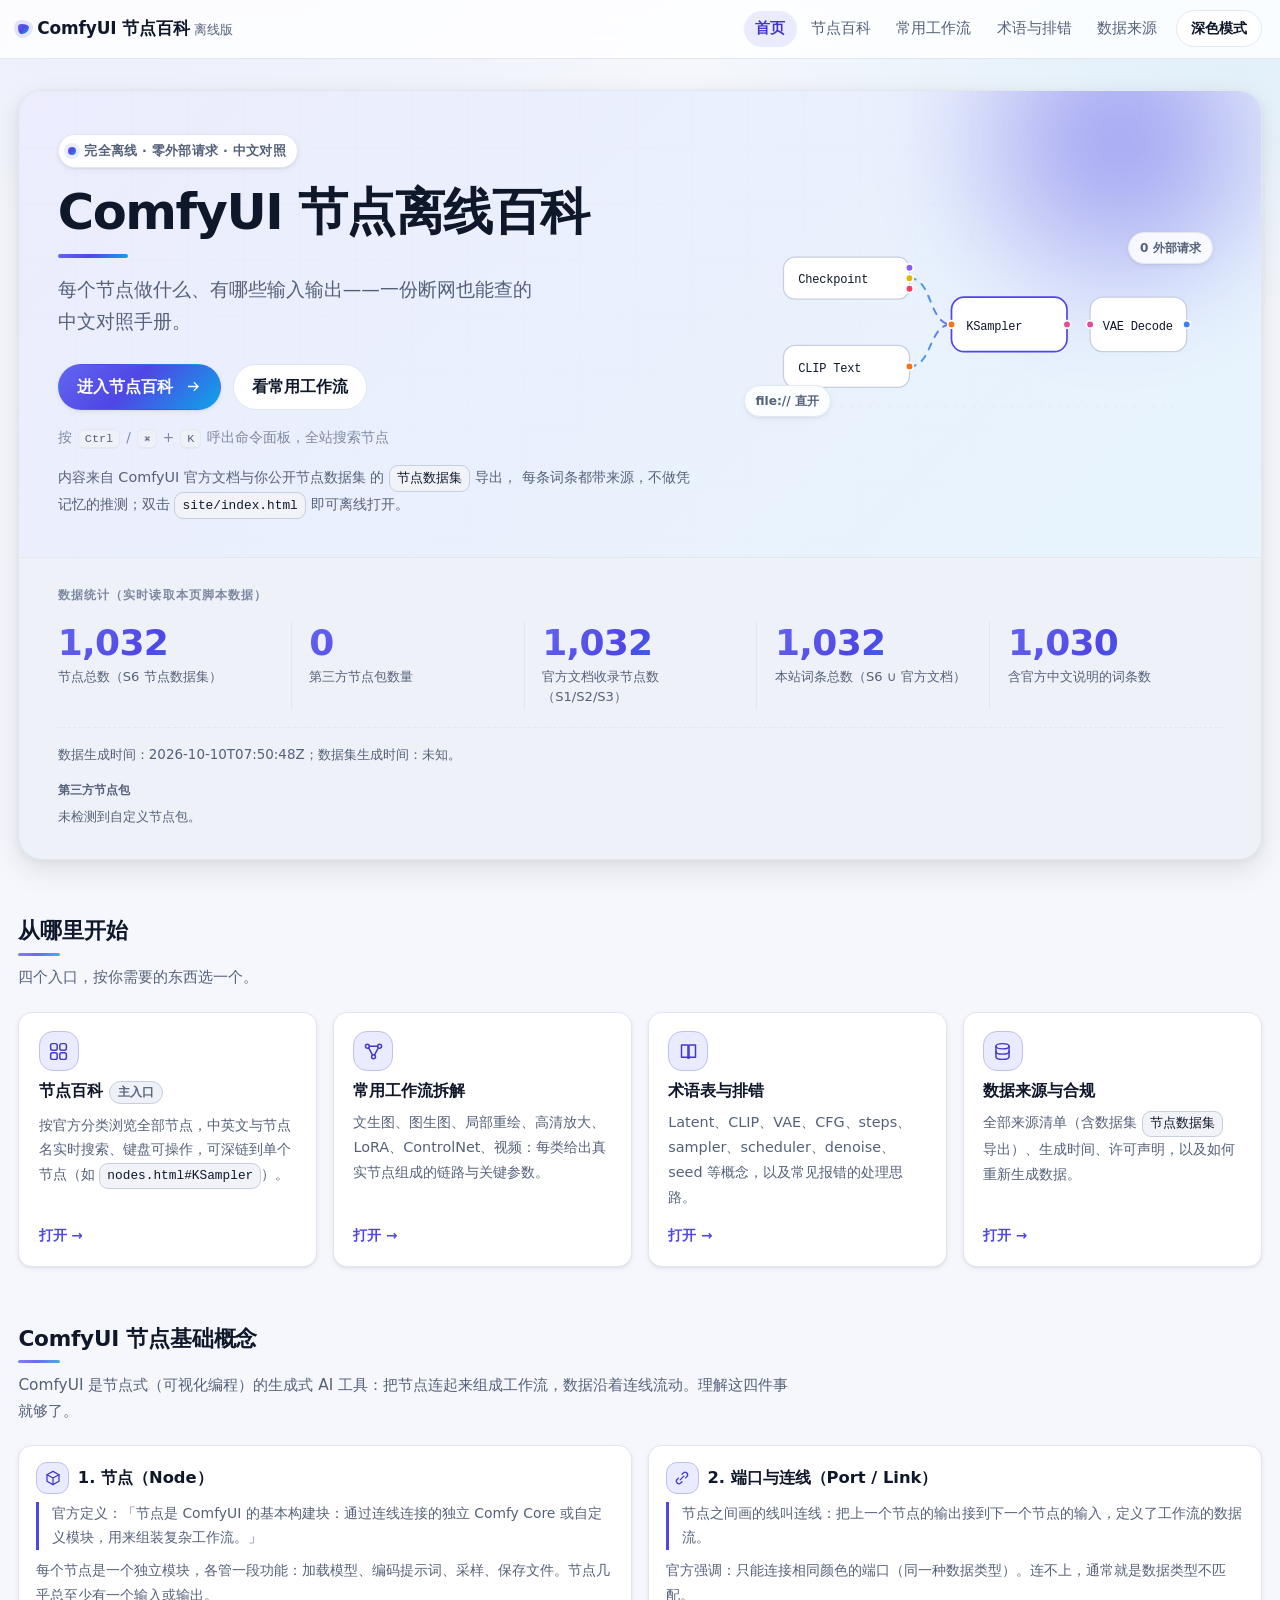
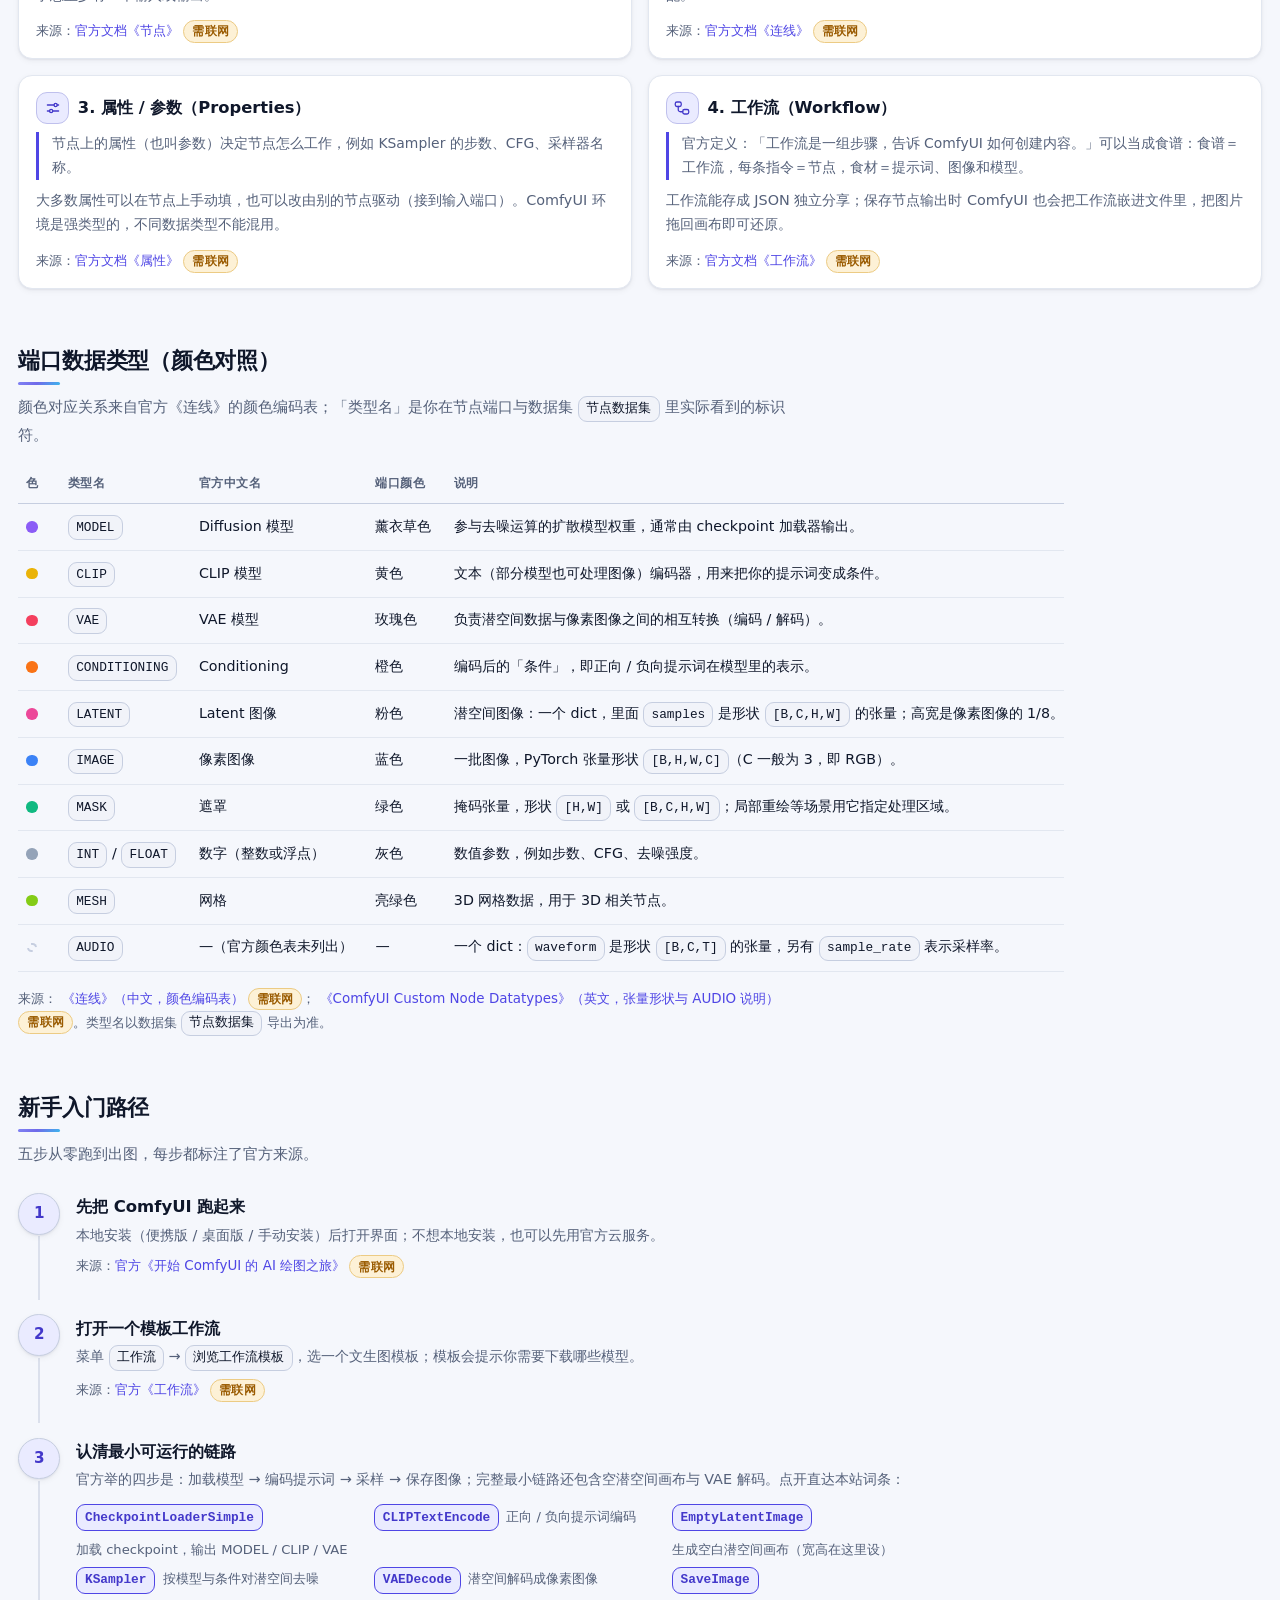
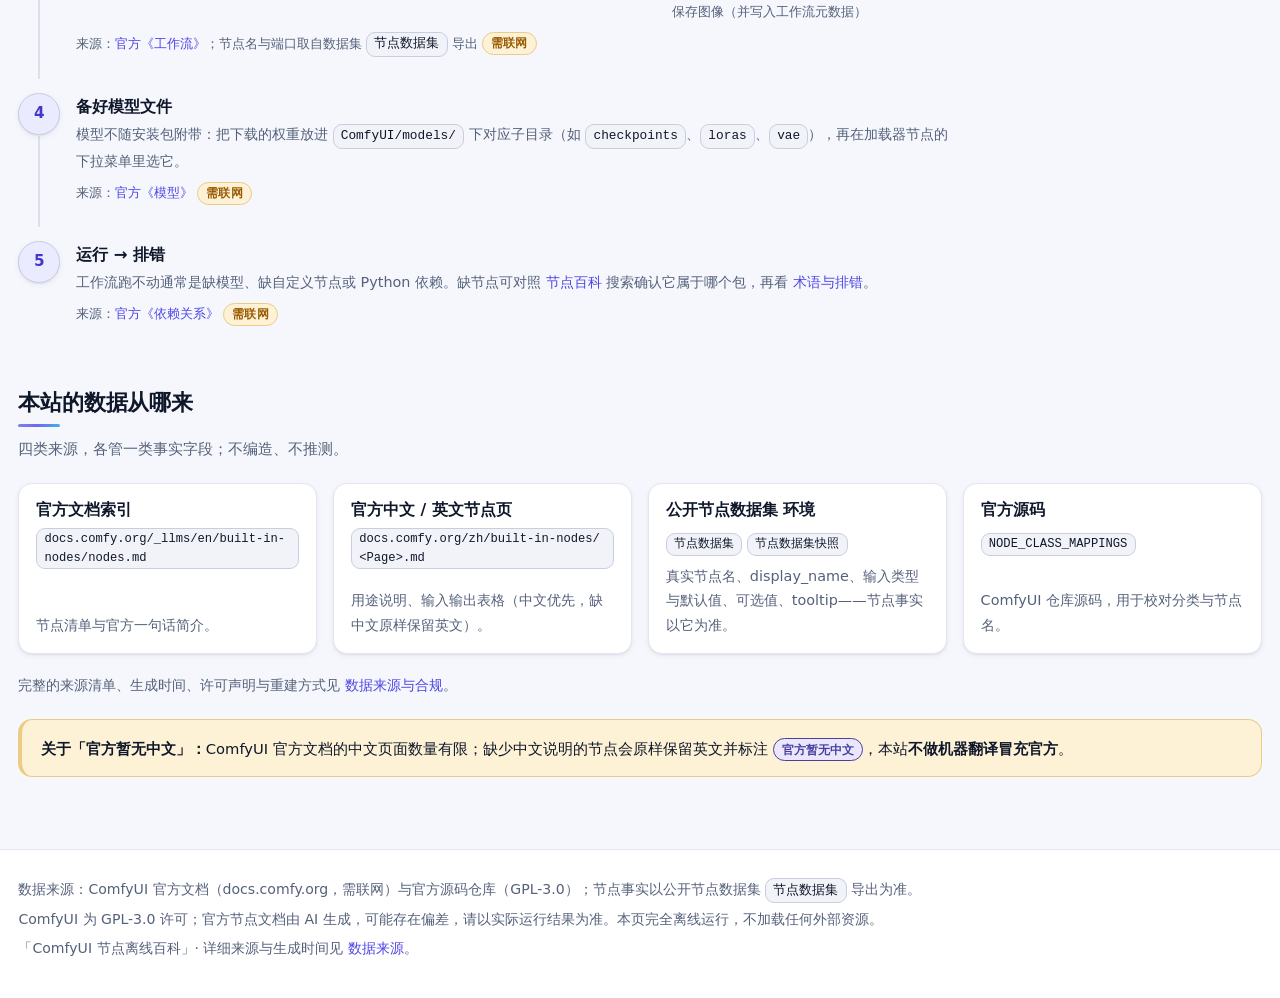
<file: index.html>
<!DOCTYPE html>
<html lang="zh-CN">
<head>
<meta charset="utf-8">
<meta name="viewport" content="width=device-width, initial-scale=1">
<title>ComfyUI 节点离线百科 — 首页</title>
<meta name="description" content="面向新手的 ComfyUI 节点中文百科：离线可用的节点用途、输入输出、分类与来源说明。">
<link rel="stylesheet" href="assets/style.css">
<link rel="stylesheet" href="assets/hero.css">
</head>
<body>
<a class="skip-link" href="#main">跳到主要内容</a>

<header class="site-header">
  <div class="container">
    <a class="site-brand" href="index.html">ComfyUI 节点百科<span class="site-brand-sub">离线版</span></a>
    <nav class="site-nav" aria-label="站点导航">
      <a href="index.html">首页</a>
      <a href="nodes.html">节点百科</a>
      <a href="workflows.html">常用工作流</a>
      <a href="faq.html">术语与排错</a>
      <a href="sources.html">数据来源</a>
      <button class="btn theme-toggle" type="button" data-theme-toggle aria-pressed="false">深色模式</button>
    </nav>
  </div>
</header>

<main class="site-main" id="main" tabindex="-1">
  <div class="container">

    <!-- ============ 1. Hero：一句话定位 + 主/次 CTA + 数据带 ============ -->
    <section class="hero" aria-labelledby="hero-title">
      <div class="hero-deco" aria-hidden="true">
        <span class="hero-grid-lines"></span>
        <span class="hero-orb hero-orb-a"></span>
        <span class="hero-orb hero-orb-b"></span>
      </div>

      <div class="hero-grid">
        <div class="hero-copy">
          <p class="hero-eyebrow"><span class="hero-pulse" aria-hidden="true"></span>完全离线 · 零外部请求 · 中文对照</p>
          <h1 class="hero-title" id="hero-title">ComfyUI 节点离线百科</h1>
          <p class="hero-sub">每个节点做什么、有哪些输入输出——一份断网也能查的中文对照手册。</p>

          <div class="hero-cta">
            <a class="btn btn-primary hero-btn" href="nodes.html">
              进入节点百科
              <svg class="hero-btn-ico" viewBox="0 0 24 24" width="17" height="17" fill="none" stroke="currentColor" stroke-width="1.9" stroke-linecap="round" stroke-linejoin="round" aria-hidden="true" focusable="false"><path d="M5 12h13M13 6.5 18.5 12 13 17.5"/></svg>
            </a>
            <a class="btn hero-btn hero-btn-ghost" href="workflows.html">看常用工作流</a>
          </div>

          <p class="hero-kbd-hint">按 <kbd class="cw-kbd">Ctrl</kbd> / <kbd class="cw-kbd">⌘</kbd> + <kbd class="cw-kbd">K</kbd> 呼出命令面板，全站搜索节点</p>

          <p class="hero-trust">
            内容来自 ComfyUI 官方文档与你公开节点数据集 的 <span class="node-chip">节点数据集</span> 导出，
            每条词条都带来源，不做凭记忆的推测；双击 <span class="node-chip">site/index.html</span> 即可离线打开。
          </p>
        </div>

        <div class="hero-visual" aria-hidden="true">
          <svg class="hero-graph" viewBox="0 0 400 180" preserveAspectRatio="xMidYMid meet" aria-hidden="true" focusable="false">
            <defs>
              <linearGradient id="heroLinkGrad" x1="0" y1="0" x2="1" y2="0">
                <stop class="hero-g-stop-a" offset="0"></stop>
                <stop class="hero-g-stop-b" offset="1"></stop>
              </linearGradient>
            </defs>

            <path class="hero-g-link" d="M130 44 C 152 44, 148 88, 170 88"></path>
            <path class="hero-g-link" d="M130 128 C 152 128, 148 88, 170 88"></path>
            <path class="hero-g-link" d="M280 88 C 291 88, 293 88, 302 88"></path>

            <g class="hero-g-node">
              <rect x="10" y="24" width="120" height="40" rx="11"></rect>
              <text x="24" y="49">Checkpoint</text>
              <circle class="hero-g-port hero-g-port-model" cx="130" cy="34" r="3.6"></circle>
              <circle class="hero-g-port hero-g-port-clip" cx="130" cy="44" r="3.6"></circle>
              <circle class="hero-g-port hero-g-port-vae" cx="130" cy="54" r="3.6"></circle>
            </g>

            <g class="hero-g-node">
              <rect x="10" y="108" width="120" height="40" rx="11"></rect>
              <text x="24" y="133">CLIP Text</text>
              <circle class="hero-g-port hero-g-port-cond" cx="130" cy="128" r="3.6"></circle>
            </g>

            <g class="hero-g-node hero-g-node-main">
              <rect x="170" y="62" width="110" height="52" rx="12"></rect>
              <text x="184" y="93">KSampler</text>
              <circle class="hero-g-port hero-g-port-cond" cx="170" cy="88" r="3.6"></circle>
              <circle class="hero-g-port hero-g-port-latent" cx="280" cy="88" r="3.6"></circle>
            </g>

            <g class="hero-g-node">
              <rect x="302" y="62" width="92" height="52" rx="12"></rect>
              <text x="314" y="93">VAE Decode</text>
              <circle class="hero-g-port hero-g-port-latent" cx="302" cy="88" r="3.6"></circle>
              <circle class="hero-g-port hero-g-port-image" cx="394" cy="88" r="3.6"></circle>
            </g>

            <path class="hero-g-axis" d="M10 166 H390"></path>
          </svg>
          <span class="hero-float hero-float-a">0 外部请求</span>
          <span class="hero-float hero-float-b">file:// 直开</span>
        </div>
      </div>

      <div class="hero-databand">
        <p class="hero-band-label">数据统计（实时读取本页脚本数据）</p>
        <div class="stats hero-stats" id="home-stats">
          <div class="stat-item">
            <div class="stat-value">—</div>
            <div class="stat-label">需要 JavaScript 才能显示统计</div>
          </div>
        </div>
        <div class="hero-band-foot">
          <p class="muted hero-meta" id="home-meta">数据统计会在页面加载后从 <span class="node-chip">assets/nodes-data.js</span> 读取。</p>
          <div class="hero-packs">
            <span class="hero-packs-label">第三方节点包</span>
            <div id="home-packs"></div>
          </div>
        </div>
      </div>
    </section>

    <!-- ============ 2. 入口 ============ -->
    <section class="hero-sec" aria-labelledby="sec-start">
      <div class="hero-sec-head">
        <h2 id="sec-start">从哪里开始</h2>
        <p class="hero-lead">四个入口，按你需要的东西选一个。</p>
      </div>

      <div class="grid hero-entries">
        <a class="card hero-entry" href="nodes.html">
          <span class="hero-ico" aria-hidden="true">
            <svg viewBox="0 0 24 24" width="21" height="21" fill="none" stroke="currentColor" stroke-width="1.7" stroke-linecap="round" stroke-linejoin="round" aria-hidden="true" focusable="false"><rect x="3" y="3" width="7.5" height="7.5" rx="2.2"/><rect x="13.5" y="3" width="7.5" height="7.5" rx="2.2"/><rect x="3" y="13.5" width="7.5" height="7.5" rx="2.2"/><rect x="13.5" y="13.5" width="7.5" height="7.5" rx="2.2"/></svg>
          </span>
          <h3 class="card-title">节点百科 <span class="badge">主入口</span></h3>
          <p class="hero-one">按官方分类浏览全部节点，中英文与节点名实时搜索、键盘可操作，可深链到单个节点（如 <span class="node-chip">nodes.html#KSampler</span>）。</p>
          <span class="hero-entry-go" aria-hidden="true">打开 →</span>
        </a>

        <a class="card hero-entry" href="workflows.html">
          <span class="hero-ico" aria-hidden="true">
            <svg viewBox="0 0 24 24" width="21" height="21" fill="none" stroke="currentColor" stroke-width="1.7" stroke-linecap="round" stroke-linejoin="round" aria-hidden="true" focusable="false"><circle cx="5" cy="6" r="2.2"/><circle cx="19" cy="6" r="2.2"/><circle cx="12" cy="18" r="2.2"/><path d="M7.2 6h9.6M6.5 7.9l4.3 8M17.5 7.9l-4.3 8"/></svg>
          </span>
          <h3 class="card-title">常用工作流拆解</h3>
          <p class="hero-one">文生图、图生图、局部重绘、高清放大、LoRA、ControlNet、视频：每类给出真实节点组成的链路与关键参数。</p>
          <span class="hero-entry-go" aria-hidden="true">打开 →</span>
        </a>

        <a class="card hero-entry" href="faq.html">
          <span class="hero-ico" aria-hidden="true">
            <svg viewBox="0 0 24 24" width="21" height="21" fill="none" stroke="currentColor" stroke-width="1.7" stroke-linecap="round" stroke-linejoin="round" aria-hidden="true" focusable="false"><path d="M4 4.6h6.2A2.4 2.4 0 0 1 12.6 7v12.6a2 2 0 0 0-1.8-1.1H4z"/><path d="M20 4.6h-6.2A2.4 2.4 0 0 0 11.4 7v12.6a2 2 0 0 1 1.8-1.1H20z"/></svg>
          </span>
          <h3 class="card-title">术语表与排错</h3>
          <p class="hero-one">Latent、CLIP、VAE、CFG、steps、sampler、scheduler、denoise、seed 等概念，以及常见报错的处理思路。</p>
          <span class="hero-entry-go" aria-hidden="true">打开 →</span>
        </a>

        <a class="card hero-entry" href="sources.html">
          <span class="hero-ico" aria-hidden="true">
            <svg viewBox="0 0 24 24" width="21" height="21" fill="none" stroke="currentColor" stroke-width="1.7" stroke-linecap="round" stroke-linejoin="round" aria-hidden="true" focusable="false"><ellipse cx="12" cy="6" rx="7.5" ry="3"/><path d="M4.5 6v6c0 1.66 3.36 3 7.5 3s7.5-1.34 7.5-3V6"/><path d="M4.5 12v6c0 1.66 3.36 3 7.5 3s7.5-1.34 7.5-3v-6"/></svg>
          </span>
          <h3 class="card-title">数据来源与合规</h3>
          <p class="hero-one">全部来源清单（含数据集 <span class="node-chip">节点数据集</span> 导出）、生成时间、许可声明，以及如何重新生成数据。</p>
          <span class="hero-entry-go" aria-hidden="true">打开 →</span>
        </a>
      </div>
    </section>

    <!-- ============ 3. 基础概念 ============ -->
    <section class="hero-sec" aria-labelledby="sec-concepts">
      <div class="hero-sec-head">
        <h2 id="sec-concepts">ComfyUI 节点基础概念</h2>
        <p class="hero-lead">ComfyUI 是节点式（可视化编程）的生成式 AI 工具：把节点连起来组成工作流，数据沿着连线流动。理解这四件事就够了。</p>
      </div>

      <div class="grid hero-concepts">
        <article class="card hero-concept">
          <h3 class="card-title">
            <span class="hero-ico hero-ico-sm" aria-hidden="true">
              <svg viewBox="0 0 24 24" width="18" height="18" fill="none" stroke="currentColor" stroke-width="1.7" stroke-linecap="round" stroke-linejoin="round" aria-hidden="true" focusable="false"><path d="M12 3.2 20 7.6v8.8L12 20.8 4 16.4V7.6z"/><path d="M12 12l8-4.4M12 12v8.8M12 12 4 7.6"/></svg>
            </span>
            1. 节点（Node）
          </h3>
          <p class="hero-quote">官方定义：「节点是 ComfyUI 的基本构建块：通过连线连接的独立 Comfy Core 或自定义模块，用来组装复杂工作流。」</p>
          <p class="hero-one">每个节点是一个独立模块，各管一段功能：加载模型、编码提示词、采样、保存文件。节点几乎总至少有一个输入或输出。</p>
          <p class="sources">来源：<a href="https://docs.comfy.org/zh/basic-concepts/nodes.md" target="_blank" rel="noopener noreferrer">官方文档《节点》</a> <span class="badge badge-warn">需联网</span></p>
        </article>

        <article class="card hero-concept">
          <h3 class="card-title">
            <span class="hero-ico hero-ico-sm" aria-hidden="true">
              <svg viewBox="0 0 24 24" width="18" height="18" fill="none" stroke="currentColor" stroke-width="1.7" stroke-linecap="round" stroke-linejoin="round" aria-hidden="true" focusable="false"><path d="M9.5 14.5 14.5 9.5"/><path d="M7.2 12.2 5.4 14a3.4 3.4 0 0 0 4.8 4.8l1.8-1.8"/><path d="M16.8 11.8 18.6 10a3.4 3.4 0 0 0-4.8-4.8l-1.8 1.8"/></svg>
            </span>
            2. 端口与连线（Port / Link）
          </h3>
          <p class="hero-quote">节点之间画的线叫连线：把上一个节点的输出接到下一个节点的输入，定义了工作流的数据流。</p>
          <p class="hero-one">官方强调：只能连接相同颜色的端口（同一种数据类型）。连不上，通常就是数据类型不匹配。</p>
          <p class="sources">来源：<a href="https://docs.comfy.org/zh/basic-concepts/links.md" target="_blank" rel="noopener noreferrer">官方文档《连线》</a> <span class="badge badge-warn">需联网</span></p>
        </article>

        <article class="card hero-concept">
          <h3 class="card-title">
            <span class="hero-ico hero-ico-sm" aria-hidden="true">
              <svg viewBox="0 0 24 24" width="18" height="18" fill="none" stroke="currentColor" stroke-width="1.7" stroke-linecap="round" stroke-linejoin="round" aria-hidden="true" focusable="false"><path d="M4.5 8h9M17.5 8h2M4.5 16h3M11.5 16h8"/><circle cx="15.5" cy="8" r="2.1"/><circle cx="9.5" cy="16" r="2.1"/></svg>
            </span>
            3. 属性 / 参数（Properties）
          </h3>
          <p class="hero-quote">节点上的属性（也叫参数）决定节点怎么工作，例如 KSampler 的步数、CFG、采样器名称。</p>
          <p class="hero-one">大多数属性可以在节点上手动填，也可以改由别的节点驱动（接到输入端口）。ComfyUI 环境是强类型的，不同数据类型不能混用。</p>
          <p class="sources">来源：<a href="https://docs.comfy.org/zh/basic-concepts/properties.md" target="_blank" rel="noopener noreferrer">官方文档《属性》</a> <span class="badge badge-warn">需联网</span></p>
        </article>

        <article class="card hero-concept">
          <h3 class="card-title">
            <span class="hero-ico hero-ico-sm" aria-hidden="true">
              <svg viewBox="0 0 24 24" width="18" height="18" fill="none" stroke="currentColor" stroke-width="1.7" stroke-linecap="round" stroke-linejoin="round" aria-hidden="true" focusable="false"><rect x="3" y="4" width="8" height="6" rx="2.2"/><rect x="13" y="14" width="8" height="6" rx="2.2"/><path d="M7 10v4.2A2.8 2.8 0 0 0 9.8 17H13"/></svg>
            </span>
            4. 工作流（Workflow）
          </h3>
          <p class="hero-quote">官方定义：「工作流是一组步骤，告诉 ComfyUI 如何创建内容。」可以当成食谱：食谱＝工作流，每条指令＝节点，食材＝提示词、图像和模型。</p>
          <p class="hero-one">工作流能存成 JSON 独立分享；保存节点输出时 ComfyUI 也会把工作流嵌进文件里，把图片拖回画布即可还原。</p>
          <p class="sources">来源：<a href="https://docs.comfy.org/zh/basic-concepts/workflow.md" target="_blank" rel="noopener noreferrer">官方文档《工作流》</a> <span class="badge badge-warn">需联网</span></p>
        </article>
      </div>
    </section>

    <!-- ============ 4. 端口数据类型 ============ -->
    <section class="hero-sec" aria-labelledby="sec-ports">
      <div class="hero-sec-head">
        <h2 id="sec-ports">端口数据类型（颜色对照）</h2>
        <p class="hero-lead">颜色对应关系来自官方《连线》的颜色编码表；「类型名」是你在节点端口与数据集 <span class="node-chip">节点数据集</span> 里实际看到的标识符。</p>
      </div>

      <table class="table hero-table">
        <caption class="visually-hidden">ComfyUI 常用端口数据类型对照表</caption>
        <thead>
          <tr><th>色</th><th>类型名</th><th>官方中文名</th><th>端口颜色</th><th>说明</th></tr>
        </thead>
        <tbody>
          <tr>
            <td><span class="hero-port hero-port-model" aria-hidden="true"></span></td>
            <td><span class="node-chip">MODEL</span></td><td>Diffusion 模型</td><td>薰衣草色</td>
            <td>参与去噪运算的扩散模型权重，通常由 checkpoint 加载器输出。</td>
          </tr>
          <tr>
            <td><span class="hero-port hero-port-clip" aria-hidden="true"></span></td>
            <td><span class="node-chip">CLIP</span></td><td>CLIP 模型</td><td>黄色</td>
            <td>文本（部分模型也可处理图像）编码器，用来把你的提示词变成条件。</td>
          </tr>
          <tr>
            <td><span class="hero-port hero-port-vae" aria-hidden="true"></span></td>
            <td><span class="node-chip">VAE</span></td><td>VAE 模型</td><td>玫瑰色</td>
            <td>负责潜空间数据与像素图像之间的相互转换（编码 / 解码）。</td>
          </tr>
          <tr>
            <td><span class="hero-port hero-port-cond" aria-hidden="true"></span></td>
            <td><span class="node-chip">CONDITIONING</span></td><td>Conditioning</td><td>橙色</td>
            <td>编码后的「条件」，即正向 / 负向提示词在模型里的表示。</td>
          </tr>
          <tr>
            <td><span class="hero-port hero-port-latent" aria-hidden="true"></span></td>
            <td><span class="node-chip">LATENT</span></td><td>Latent 图像</td><td>粉色</td>
            <td>潜空间图像：一个 dict，里面 <span class="node-chip">samples</span> 是形状 <span class="node-chip">[B,C,H,W]</span> 的张量；高宽是像素图像的 1/8。</td>
          </tr>
          <tr>
            <td><span class="hero-port hero-port-image" aria-hidden="true"></span></td>
            <td><span class="node-chip">IMAGE</span></td><td>像素图像</td><td>蓝色</td>
            <td>一批图像，PyTorch 张量形状 <span class="node-chip">[B,H,W,C]</span>（C 一般为 3，即 RGB）。</td>
          </tr>
          <tr>
            <td><span class="hero-port hero-port-mask" aria-hidden="true"></span></td>
            <td><span class="node-chip">MASK</span></td><td>遮罩</td><td>绿色</td>
            <td>掩码张量，形状 <span class="node-chip">[H,W]</span> 或 <span class="node-chip">[B,C,H,W]</span>；局部重绘等场景用它指定处理区域。</td>
          </tr>
          <tr>
            <td><span class="hero-port hero-port-num" aria-hidden="true"></span></td>
            <td><span class="node-chip">INT</span> / <span class="node-chip">FLOAT</span></td><td>数字（整数或浮点）</td><td>灰色</td>
            <td>数值参数，例如步数、CFG、去噪强度。</td>
          </tr>
          <tr>
            <td><span class="hero-port hero-port-mesh" aria-hidden="true"></span></td>
            <td><span class="node-chip">MESH</span></td><td>网格</td><td>亮绿色</td>
            <td>3D 网格数据，用于 3D 相关节点。</td>
          </tr>
          <tr>
            <td><span class="hero-port hero-port-none" aria-hidden="true"></span></td>
            <td><span class="node-chip">AUDIO</span></td><td>—（官方颜色表未列出）</td><td>—</td>
            <td>一个 dict：<span class="node-chip">waveform</span> 是形状 <span class="node-chip">[B,C,T]</span> 的张量，另有 <span class="node-chip">sample_rate</span> 表示采样率。</td>
          </tr>
        </tbody>
      </table>

      <p class="sources hero-table-src">
        来源：
        <a href="https://docs.comfy.org/zh/basic-concepts/links.md" target="_blank" rel="noopener noreferrer">《连线》（中文，颜色编码表）</a>
        <span class="badge badge-warn">需联网</span>；
        <a href="https://docs.comfy.org/custom-nodes/backend/datatypes.md" target="_blank" rel="noopener noreferrer">《ComfyUI Custom Node Datatypes》（英文，张量形状与 AUDIO 说明）</a>
        <span class="badge badge-warn">需联网</span>。类型名以数据集 <span class="node-chip">节点数据集</span> 导出为准。
      </p>
    </section>

    <!-- ============ 5. 新手入门路径（步骤条） ============ -->
    <section class="hero-sec" aria-labelledby="sec-path">
      <div class="hero-sec-head">
        <h2 id="sec-path">新手入门路径</h2>
        <p class="hero-lead">五步从零跑到出图，每步都标注了官方来源。</p>
      </div>

      <ol class="hero-steps">
        <li class="hero-step">
          <span class="hero-step-num" aria-hidden="true">1</span>
          <div class="hero-step-body">
            <h3 class="hero-step-title">先把 ComfyUI 跑起来</h3>
            <p class="hero-one">本地安装（便携版 / 桌面版 / 手动安装）后打开界面；不想本地安装，也可以先用官方云服务。</p>
            <p class="sources">来源：<a href="https://docs.comfy.org/zh/get_started/first_generation.md" target="_blank" rel="noopener noreferrer">官方《开始 ComfyUI 的 AI 绘图之旅》</a> <span class="badge badge-warn">需联网</span></p>
          </div>
        </li>

        <li class="hero-step">
          <span class="hero-step-num" aria-hidden="true">2</span>
          <div class="hero-step-body">
            <h3 class="hero-step-title">打开一个模板工作流</h3>
            <p class="hero-one">菜单 <span class="node-chip">工作流</span> → <span class="node-chip">浏览工作流模板</span>，选一个文生图模板；模板会提示你需要下载哪些模型。</p>
            <p class="sources">来源：<a href="https://docs.comfy.org/zh/basic-concepts/workflow.md" target="_blank" rel="noopener noreferrer">官方《工作流》</a> <span class="badge badge-warn">需联网</span></p>
          </div>
        </li>

        <li class="hero-step">
          <span class="hero-step-num" aria-hidden="true">3</span>
          <div class="hero-step-body">
            <h3 class="hero-step-title">认清最小可运行的链路</h3>
            <p class="hero-one">官方举的四步是：加载模型 → 编码提示词 → 采样 → 保存图像；完整最小链路还包含空潜空间画布与 VAE 解码。点开直达本站词条：</p>
            <ul class="hero-node-list">
              <li><a class="hero-node-link" href="nodes.html#CheckpointLoaderSimple">CheckpointLoaderSimple</a><span class="hero-node-use">加载 checkpoint，输出 MODEL / CLIP / VAE</span></li>
              <li><a class="hero-node-link" href="nodes.html#CLIPTextEncode">CLIPTextEncode</a><span class="hero-node-use">正向 / 负向提示词编码</span></li>
              <li><a class="hero-node-link" href="nodes.html#EmptyLatentImage">EmptyLatentImage</a><span class="hero-node-use">生成空白潜空间画布（宽高在这里设）</span></li>
              <li><a class="hero-node-link" href="nodes.html#KSampler">KSampler</a><span class="hero-node-use">按模型与条件对潜空间去噪</span></li>
              <li><a class="hero-node-link" href="nodes.html#VAEDecode">VAEDecode</a><span class="hero-node-use">潜空间解码成像素图像</span></li>
              <li><a class="hero-node-link" href="nodes.html#SaveImage">SaveImage</a><span class="hero-node-use">保存图像（并写入工作流元数据）</span></li>
            </ul>
            <p class="sources">来源：<a href="https://docs.comfy.org/zh/basic-concepts/workflow.md" target="_blank" rel="noopener noreferrer">官方《工作流》</a>；节点名与端口取自数据集 <span class="node-chip">节点数据集</span> 导出 <span class="badge badge-warn">需联网</span></p>
          </div>
        </li>

        <li class="hero-step">
          <span class="hero-step-num" aria-hidden="true">4</span>
          <div class="hero-step-body">
            <h3 class="hero-step-title">备好模型文件</h3>
            <p class="hero-one">模型不随安装包附带：把下载的权重放进 <span class="node-chip">ComfyUI/models/</span> 下对应子目录（如 <span class="node-chip">checkpoints</span>、<span class="node-chip">loras</span>、<span class="node-chip">vae</span>），再在加载器节点的下拉菜单里选它。</p>
            <p class="sources">来源：<a href="https://docs.comfy.org/zh/basic-concepts/models.md" target="_blank" rel="noopener noreferrer">官方《模型》</a> <span class="badge badge-warn">需联网</span></p>
          </div>
        </li>

        <li class="hero-step">
          <span class="hero-step-num" aria-hidden="true">5</span>
          <div class="hero-step-body">
            <h3 class="hero-step-title">运行 → 排错</h3>
            <p class="hero-one">工作流跑不动通常是缺模型、缺自定义节点或 Python 依赖。缺节点可对照 <a href="nodes.html">节点百科</a> 搜索确认它属于哪个包，再看 <a href="faq.html">术语与排错</a>。</p>
            <p class="sources">来源：<a href="https://docs.comfy.org/zh/basic-concepts/dependencies.md" target="_blank" rel="noopener noreferrer">官方《依赖关系》</a> <span class="badge badge-warn">需联网</span></p>
          </div>
        </li>
      </ol>
    </section>

    <!-- ============ 6. 数据来源矩阵 ============ -->
    <section class="hero-sec" aria-labelledby="sec-sources">
      <div class="hero-sec-head">
        <h2 id="sec-sources">本站的数据从哪来</h2>
        <p class="hero-lead">四类来源，各管一类事实字段；不编造、不推测。</p>
      </div>

      <div class="grid hero-srcs">
        <article class="card hero-src">
          <h3 class="card-title">官方文档索引</h3>
          <p class="hero-src-path"><span class="node-chip">docs.comfy.org/_llms/en/built-in-nodes/nodes.md</span></p>
          <p class="hero-one">节点清单与官方一句话简介。</p>
        </article>

        <article class="card hero-src">
          <h3 class="card-title">官方中文 / 英文节点页</h3>
          <p class="hero-src-path"><span class="node-chip">docs.comfy.org/zh/built-in-nodes/&lt;Page&gt;.md</span></p>
          <p class="hero-one">用途说明、输入输出表格（中文优先，缺中文原样保留英文）。</p>
        </article>

        <article class="card hero-src">
          <h3 class="card-title">公开节点数据集 环境</h3>
          <p class="hero-src-path"><span class="node-chip">节点数据集</span> <span class="node-chip">节点数据集快照</span></p>
          <p class="hero-one">真实节点名、display_name、输入类型与默认值、可选值、tooltip——节点事实以它为准。</p>
        </article>

        <article class="card hero-src">
          <h3 class="card-title">官方源码</h3>
          <p class="hero-src-path"><span class="node-chip">NODE_CLASS_MAPPINGS</span></p>
          <p class="hero-one">ComfyUI 仓库源码，用于校对分类与节点名。</p>
        </article>
      </div>

      <p class="hero-more">完整的来源清单、生成时间、许可声明与重建方式见 <a href="sources.html">数据来源与合规</a>。</p>
    </section>

    <!-- ============ 7. 合规声明 ============ -->
    <aside class="hero-notice" aria-label="关于官方暂无中文">
      <p><strong>关于「官方暂无中文」：</strong>ComfyUI 官方文档的中文页面数量有限；缺少中文说明的节点会原样保留英文并标注
        <span class="badge badge-en">官方暂无中文</span>，本站<strong>不做机器翻译冒充官方</strong>。</p>
    </aside>

  </div>
</main>

<footer class="site-footer">
  <div class="container">
    <p>数据来源：ComfyUI 官方文档（docs.comfy.org，需联网）与官方源码仓库（GPL-3.0）；节点事实以公开节点数据集 <span class="node-chip">节点数据集</span> 导出为准。</p>
    <p>ComfyUI 为 GPL-3.0 许可；官方节点文档由 AI 生成，可能存在偏差，请以实际运行结果为准。本页完全离线运行，不加载任何外部资源。</p>
    <p class="muted">「ComfyUI 节点离线百科」· 详细来源与生成时间见 <a href="sources.html">数据来源</a>。</p>
  </div>
</footer>

<script src="assets/nodes-data.js" defer></script>
<script src="assets/app.js" defer></script>
<script src="assets/enhance.js" defer></script>
</body>
</html>
</file>
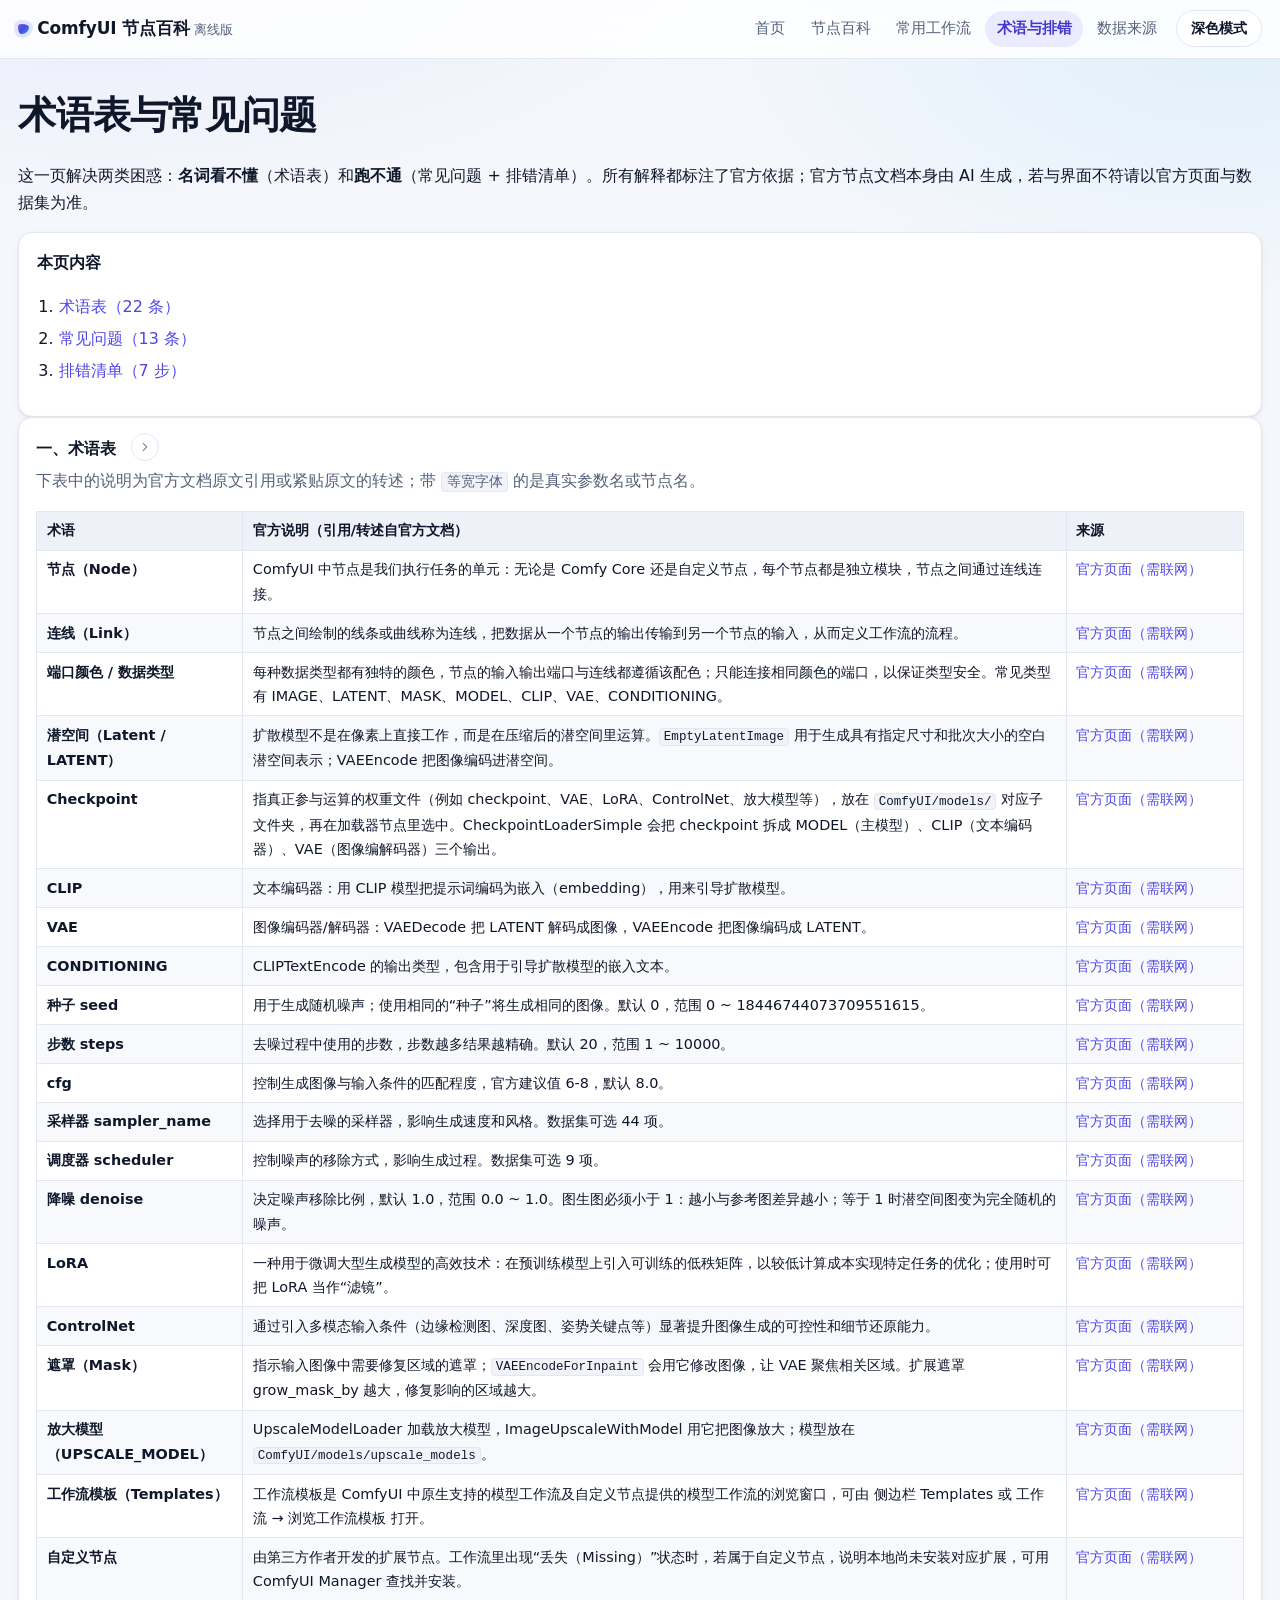
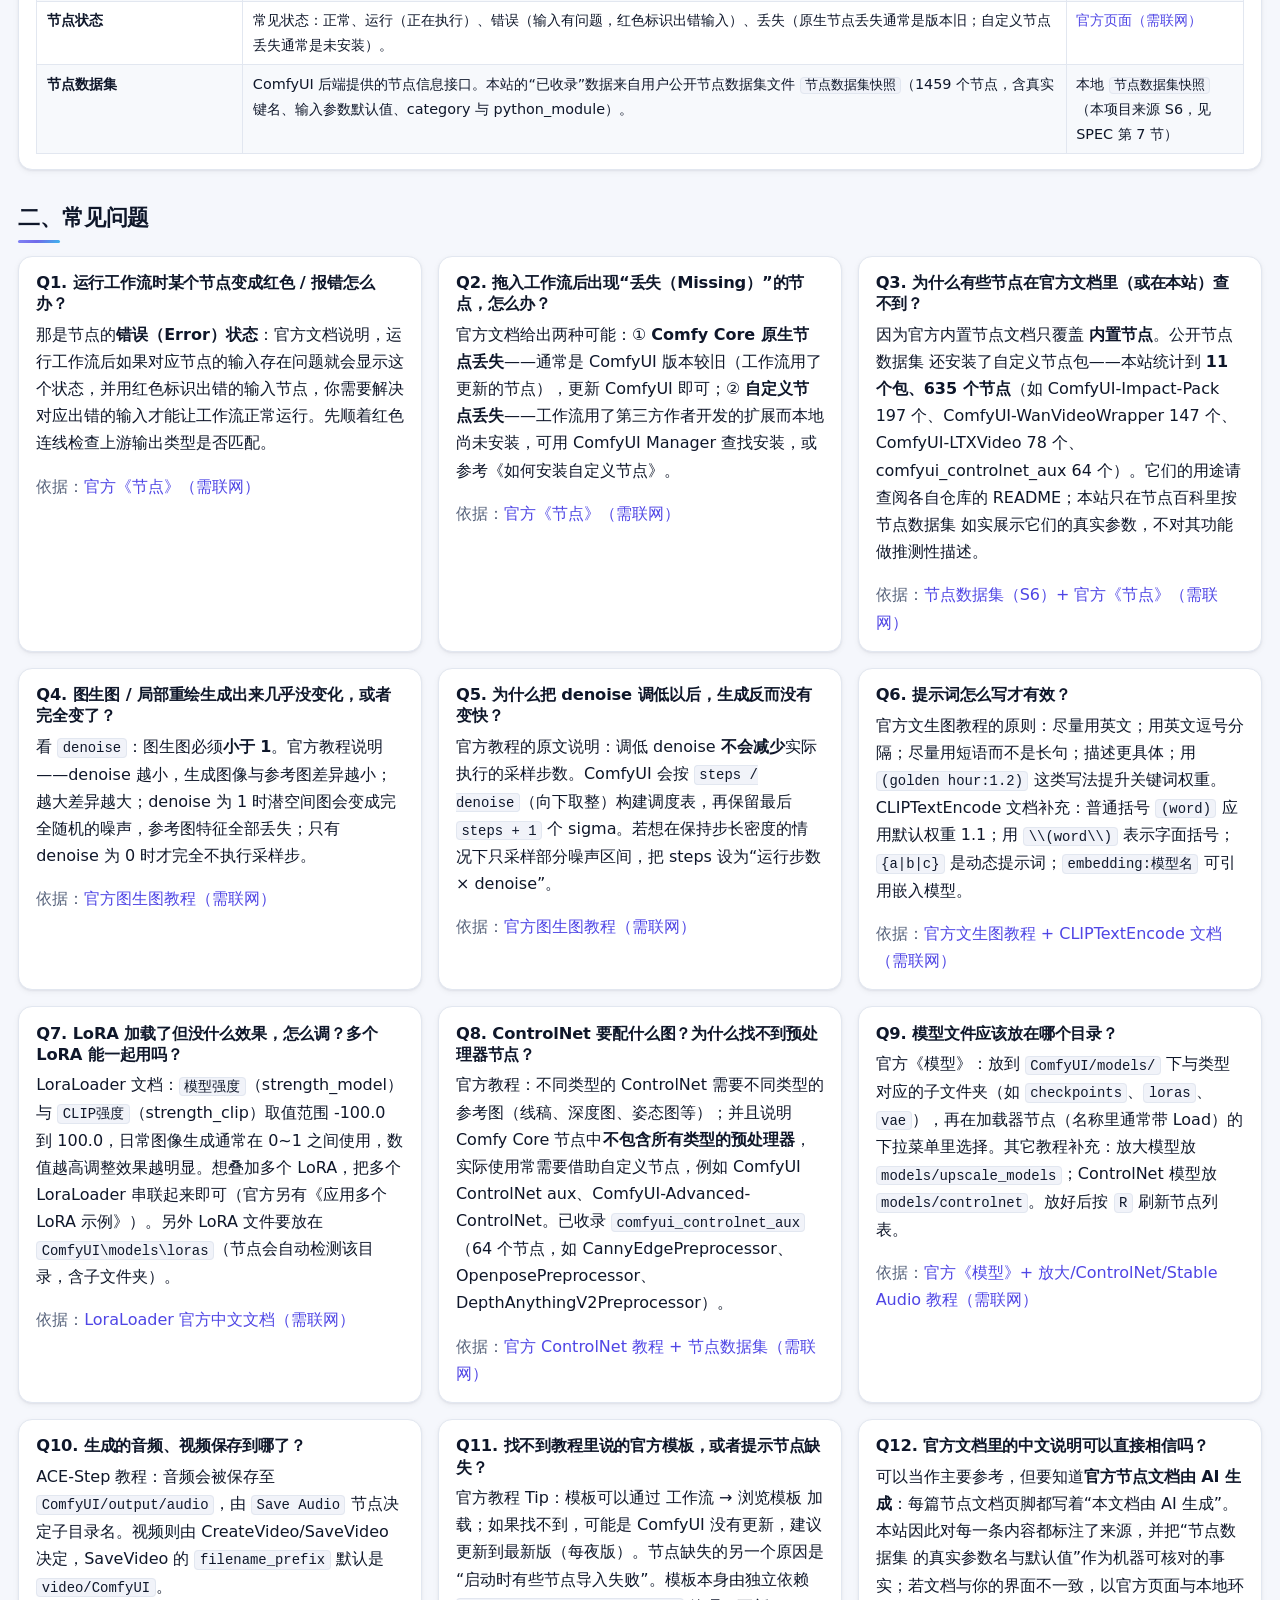
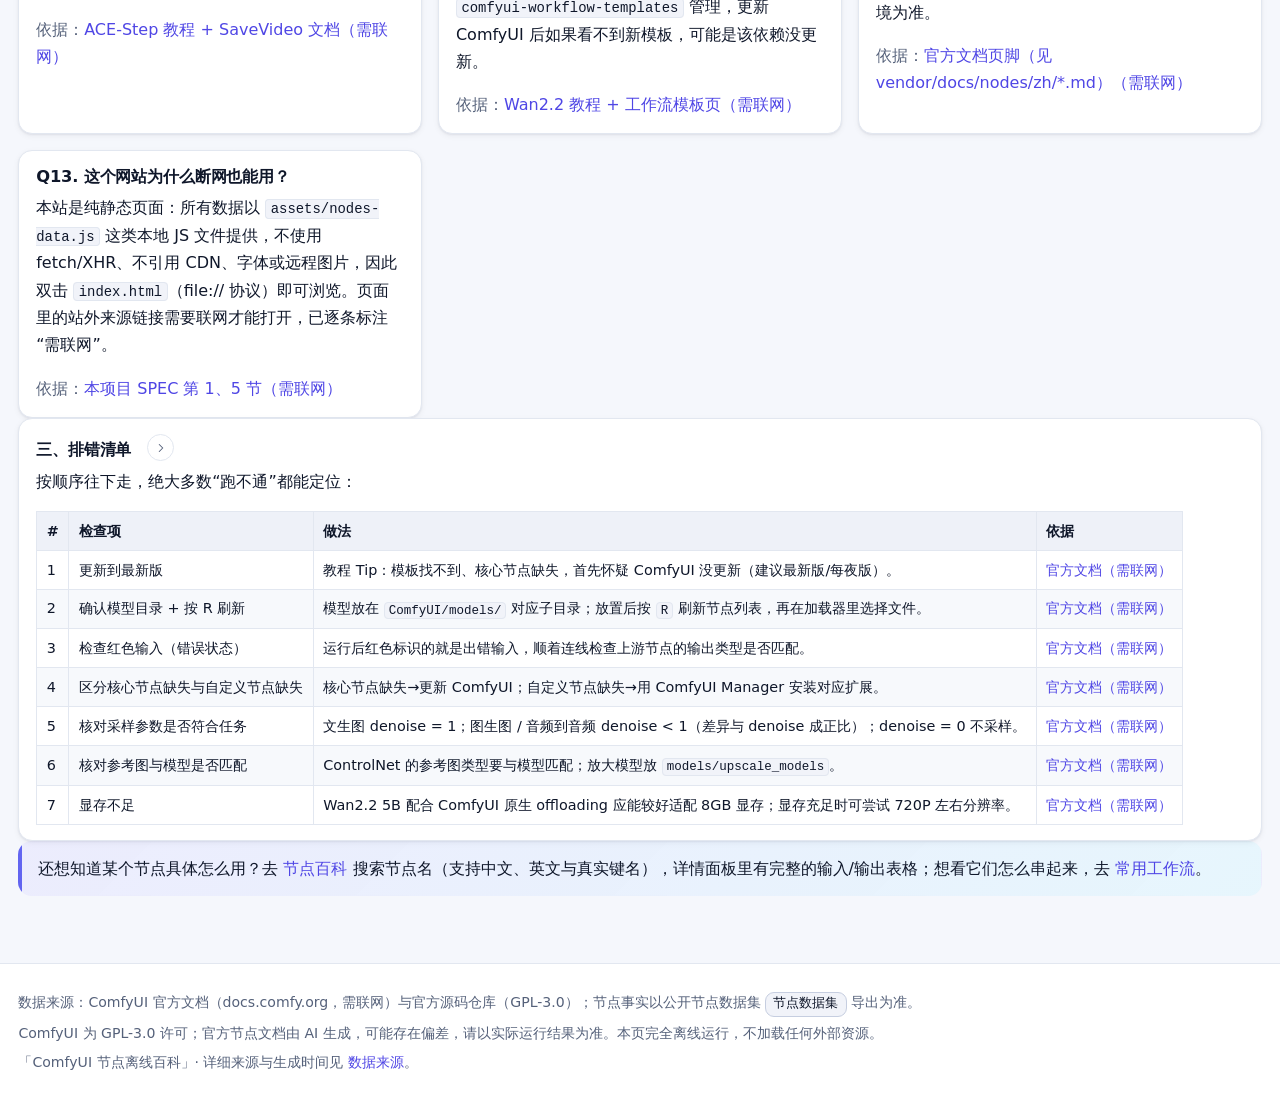
<file: faq.html>
<!DOCTYPE html>
<html lang="zh-CN">
<head>
<meta charset="utf-8">
<meta name="viewport" content="width=device-width, initial-scale=1">
<title>术语表与常见问题 — ComfyUI 节点离线百科</title>
<link rel="stylesheet" href="assets/style.css">
</head>
<body>
<a class="skip-link" href="#main">跳到主要内容</a>
<header class="site-header">
  <div class="container">
    <a class="site-brand" href="index.html">ComfyUI 节点百科<span class="site-brand-sub">离线版</span></a>
    <nav class="site-nav" aria-label="站点导航">
      <a href="index.html">首页</a>
      <a href="nodes.html">节点百科</a>
      <a href="workflows.html">常用工作流</a>
      <a href="faq.html">术语与排错</a>
      <a href="sources.html">数据来源</a>
      <button class="btn theme-toggle" type="button" data-theme-toggle aria-pressed="false">深色模式</button>
    </nav>
  </div>
</header>
<main class="site-main" id="main" tabindex="-1"><div class="container">
<h1>术语表与常见问题</h1>
<p>这一页解决两类困惑：<strong>名词看不懂</strong>（术语表）和<strong>跑不通</strong>（常见问题 + 排错清单）。所有解释都标注了官方依据；官方节点文档本身由 AI 生成，若与界面不符请以官方页面与数据集为准。</p>
<div class="panel">
  <p class="card-title">本页内容</p>
  <ol class="prose">
    <li><a href="#glossary">术语表（22 条）</a></li>
    <li><a href="#faq">常见问题（13 条）</a></li>
    <li><a href="#troubleshoot">排错清单（7 步）</a></li>
  </ol>
</div>
<section class="card" id="glossary">
  <h2 class="card-title">一、术语表</h2>
  <p class="muted">下表中的说明为官方文档原文引用或紧贴原文的转述；带 <code class="code">等宽字体</code> 的是真实参数名或节点名。</p>
  <table class="table"><thead><tr><th>术语</th><th>官方说明（引用/转述自官方文档）</th><th>来源</th></tr></thead><tbody><tr><td><strong>节点（Node）</strong></td><td>ComfyUI 中节点是我们执行任务的单元：无论是 Comfy Core 还是自定义节点，每个节点都是独立模块，节点之间通过连线连接。</td><td><a href="https://docs.comfy.org/zh/basic-concepts/nodes.md">官方页面（需联网）</a></td></tr><tr><td><strong>连线（Link）</strong></td><td>节点之间绘制的线条或曲线称为连线，把数据从一个节点的输出传输到另一个节点的输入，从而定义工作流的流程。</td><td><a href="https://docs.comfy.org/zh/basic-concepts/links.md">官方页面（需联网）</a></td></tr><tr><td><strong>端口颜色 / 数据类型</strong></td><td>每种数据类型都有独特的颜色，节点的输入输出端口与连线都遵循该配色；只能连接相同颜色的端口，以保证类型安全。常见类型有 IMAGE、LATENT、MASK、MODEL、CLIP、VAE、CONDITIONING。</td><td><a href="https://docs.comfy.org/zh/basic-concepts/links.md">官方页面（需联网）</a></td></tr><tr><td><strong>潜空间（Latent / LATENT）</strong></td><td>扩散模型不是在像素上直接工作，而是在压缩后的潜空间里运算。<code class="code">EmptyLatentImage</code> 用于生成具有指定尺寸和批次大小的空白潜空间表示；VAEEncode 把图像编码进潜空间。</td><td><a href="https://docs.comfy.org/zh/built-in-nodes/EmptyLatentImage.md">官方页面（需联网）</a></td></tr><tr><td><strong>Checkpoint</strong></td><td>指真正参与运算的权重文件（例如 checkpoint、VAE、LoRA、ControlNet、放大模型等），放在 <code class="code">ComfyUI/models/</code> 对应子文件夹，再在加载器节点里选中。CheckpointLoaderSimple 会把 checkpoint 拆成 MODEL（主模型）、CLIP（文本编码器）、VAE（图像编解码器）三个输出。</td><td><a href="https://docs.comfy.org/zh/basic-concepts/models.md">官方页面（需联网）</a></td></tr><tr><td><strong>CLIP</strong></td><td>文本编码器：用 CLIP 模型把提示词编码为嵌入（embedding），用来引导扩散模型。</td><td><a href="https://docs.comfy.org/zh/built-in-nodes/ClipTextEncode.md">官方页面（需联网）</a></td></tr><tr><td><strong>VAE</strong></td><td>图像编码器/解码器：VAEDecode 把 LATENT 解码成图像，VAEEncode 把图像编码成 LATENT。</td><td><a href="https://docs.comfy.org/zh/built-in-nodes/VAEDecode.md">官方页面（需联网）</a></td></tr><tr><td><strong>CONDITIONING</strong></td><td>CLIPTextEncode 的输出类型，包含用于引导扩散模型的嵌入文本。</td><td><a href="https://docs.comfy.org/zh/built-in-nodes/ClipTextEncode.md">官方页面（需联网）</a></td></tr><tr><td><strong>种子 seed</strong></td><td>用于生成随机噪声；使用相同的“种子”将生成相同的图像。默认 0，范围 0 ~ 18446744073709551615。</td><td><a href="https://docs.comfy.org/zh/built-in-nodes/KSampler.md">官方页面（需联网）</a></td></tr><tr><td><strong>步数 steps</strong></td><td>去噪过程中使用的步数，步数越多结果越精确。默认 20，范围 1 ~ 10000。</td><td><a href="https://docs.comfy.org/zh/built-in-nodes/KSampler.md">官方页面（需联网）</a></td></tr><tr><td><strong>cfg</strong></td><td>控制生成图像与输入条件的匹配程度，官方建议值 6-8，默认 8.0。</td><td><a href="https://docs.comfy.org/zh/built-in-nodes/KSampler.md">官方页面（需联网）</a></td></tr><tr><td><strong>采样器 sampler_name</strong></td><td>选择用于去噪的采样器，影响生成速度和风格。数据集可选 44 项。</td><td><a href="https://docs.comfy.org/zh/built-in-nodes/KSampler.md">官方页面（需联网）</a></td></tr><tr><td><strong>调度器 scheduler</strong></td><td>控制噪声的移除方式，影响生成过程。数据集可选 9 项。</td><td><a href="https://docs.comfy.org/zh/built-in-nodes/KSampler.md">官方页面（需联网）</a></td></tr><tr><td><strong>降噪 denoise</strong></td><td>决定噪声移除比例，默认 1.0，范围 0.0 ~ 1.0。图生图必须小于 1：越小与参考图差异越小；等于 1 时潜空间图变为完全随机的噪声。</td><td><a href="https://docs.comfy.org/zh/tutorials/basic/image-to-image.md">官方页面（需联网）</a></td></tr><tr><td><strong>LoRA</strong></td><td>一种用于微调大型生成模型的高效技术：在预训练模型上引入可训练的低秩矩阵，以较低计算成本实现特定任务的优化；使用时可把 LoRA 当作“滤镜”。</td><td><a href="https://docs.comfy.org/zh/tutorials/basic/lora.md">官方页面（需联网）</a></td></tr><tr><td><strong>ControlNet</strong></td><td>通过引入多模态输入条件（边缘检测图、深度图、姿势关键点等）显著提升图像生成的可控性和细节还原能力。</td><td><a href="https://docs.comfy.org/zh/tutorials/controlnet/controlnet.md">官方页面（需联网）</a></td></tr><tr><td><strong>遮罩（Mask）</strong></td><td>指示输入图像中需要修复区域的遮罩；<code class="code">VAEEncodeForInpaint</code> 会用它修改图像，让 VAE 聚焦相关区域。扩展遮罩 grow_mask_by 越大，修复影响的区域越大。</td><td><a href="https://docs.comfy.org/zh/built-in-nodes/VAEEncodeForInpaint.md">官方页面（需联网）</a></td></tr><tr><td><strong>放大模型（UPSCALE_MODEL）</strong></td><td>UpscaleModelLoader 加载放大模型，ImageUpscaleWithModel 用它把图像放大；模型放在 <code class="code">ComfyUI/models/upscale_models</code>。</td><td><a href="https://docs.comfy.org/zh/tutorials/basic/upscale.md">官方页面（需联网）</a></td></tr><tr><td><strong>工作流模板（Templates）</strong></td><td>工作流模板是 ComfyUI 中原生支持的模型工作流及自定义节点提供的模型工作流的浏览窗口，可由 侧边栏 Templates 或 工作流 → 浏览工作流模板 打开。</td><td><a href="https://docs.comfy.org/zh/interface/features/template.md">官方页面（需联网）</a></td></tr><tr><td><strong>自定义节点</strong></td><td>由第三方作者开发的扩展节点。工作流里出现“丢失（Missing）”状态时，若属于自定义节点，说明本地尚未安装对应扩展，可用 ComfyUI Manager 查找并安装。</td><td><a href="https://docs.comfy.org/zh/basic-concepts/nodes.md">官方页面（需联网）</a></td></tr><tr><td><strong>节点状态</strong></td><td>常见状态：正常、运行（正在执行）、错误（输入有问题，红色标识出错输入）、丢失（原生节点丢失通常是版本旧；自定义节点丢失通常是未安装）。</td><td><a href="https://docs.comfy.org/zh/basic-concepts/nodes.md">官方页面（需联网）</a></td></tr><tr><td><strong>节点数据集</strong></td><td>ComfyUI 后端提供的节点信息接口。本站的“已收录”数据来自用户公开节点数据集文件 <code class="code">节点数据集快照</code>（1459 个节点，含真实键名、输入参数默认值、category 与 python_module）。</td><td>本地 <code class="code">节点数据集快照</code>（本项目来源 S6，见 SPEC 第 7 节）</td></tr></tbody></table>
</section>
<h2 id="faq">二、常见问题</h2>
<div class="grid grid-2">
<section class="card">
  <h2 class="card-title">Q1. 运行工作流时某个节点变成红色 / 报错怎么办？</h2>
  <p>那是节点的<b>错误（Error）状态</b>：官方文档说明，运行工作流后如果对应节点的输入存在问题就会显示这个状态，并用红色标识出错的输入节点，你需要解决对应出错的输入才能让工作流正常运行。先顺着红色连线检查上游输出类型是否匹配。</p>
  <p class="muted">依据：<a href="https://docs.comfy.org/zh/basic-concepts/nodes.md">官方《节点》（需联网）</a></p>
</section>
<section class="card">
  <h2 class="card-title">Q2. 拖入工作流后出现“丢失（Missing）”的节点，怎么办？</h2>
  <p>官方文档给出两种可能：① <b>Comfy Core 原生节点丢失</b>——通常是 ComfyUI 版本较旧（工作流用了更新的节点），更新 ComfyUI 即可；② <b>自定义节点丢失</b>——工作流用了第三方作者开发的扩展而本地尚未安装，可用 ComfyUI Manager 查找安装，或参考《如何安装自定义节点》。</p>
  <p class="muted">依据：<a href="https://docs.comfy.org/zh/basic-concepts/nodes.md">官方《节点》（需联网）</a></p>
</section>
<section class="card">
  <h2 class="card-title">Q3. 为什么有些节点在官方文档里（或在本站）查不到？</h2>
  <p>因为官方内置节点文档只覆盖 <b>内置节点</b>。公开节点数据集 还安装了自定义节点包——本站统计到 <b>11 个包、635 个节点</b>（如 ComfyUI-Impact-Pack 197 个、ComfyUI-WanVideoWrapper 147 个、ComfyUI-LTXVideo 78 个、comfyui_controlnet_aux 64 个）。它们的用途请查阅各自仓库的 README；本站只在节点百科里按 节点数据集 如实展示它们的真实参数，不对其功能做推测性描述。</p>
  <p class="muted">依据：<a href="https://docs.comfy.org/zh/basic-concepts/nodes.md">节点数据集（S6）+ 官方《节点》（需联网）</a></p>
</section>
<section class="card">
  <h2 class="card-title">Q4. 图生图 / 局部重绘生成出来几乎没变化，或者完全变了？</h2>
  <p>看 <code class="code">denoise</code>：图生图必须<b>小于 1</b>。官方教程说明——denoise 越小，生成图像与参考图差异越小；越大差异越大；denoise 为 1 时潜空间图会变成完全随机的噪声，参考图特征全部丢失；只有 denoise 为 0 时才完全不执行采样步。</p>
  <p class="muted">依据：<a href="https://docs.comfy.org/zh/tutorials/basic/image-to-image.md">官方图生图教程（需联网）</a></p>
</section>
<section class="card">
  <h2 class="card-title">Q5. 为什么把 denoise 调低以后，生成反而没有变快？</h2>
  <p>官方教程的原文说明：调低 denoise <b>不会减少</b>实际执行的采样步数。ComfyUI 会按 <code class="code">steps / denoise</code>（向下取整）构建调度表，再保留最后 <code class="code">steps + 1</code> 个 sigma。若想在保持步长密度的情况下只采样部分噪声区间，把 steps 设为“运行步数 × denoise”。</p>
  <p class="muted">依据：<a href="https://docs.comfy.org/zh/tutorials/basic/image-to-image.md">官方图生图教程（需联网）</a></p>
</section>
<section class="card">
  <h2 class="card-title">Q6. 提示词怎么写才有效？</h2>
  <p>官方文生图教程的原则：尽量用英文；用英文逗号分隔；尽量用短语而不是长句；描述更具体；用 <code class="code">(golden hour:1.2)</code> 这类写法提升关键词权重。CLIPTextEncode 文档补充：普通括号 <code class="code">(word)</code> 应用默认权重 1.1；用 <code class="code">\\(word\\)</code> 表示字面括号；<code class="code">{a|b|c}</code> 是动态提示词；<code class="code">embedding:模型名</code> 可引用嵌入模型。</p>
  <p class="muted">依据：<a href="https://docs.comfy.org/zh/built-in-nodes/ClipTextEncode.md">官方文生图教程 + CLIPTextEncode 文档（需联网）</a></p>
</section>
<section class="card">
  <h2 class="card-title">Q7. LoRA 加载了但没什么效果，怎么调？多个 LoRA 能一起用吗？</h2>
  <p>LoraLoader 文档：<code class="code">模型强度</code>（strength_model）与 <code class="code">CLIP强度</code>（strength_clip）取值范围 -100.0 到 100.0，日常图像生成通常在 0~1 之间使用，数值越高调整效果越明显。想叠加多个 LoRA，把多个 LoraLoader 串联起来即可（官方另有《应用多个 LoRA 示例》）。另外 LoRA 文件要放在 <code class="code">ComfyUI\models\loras</code>（节点会自动检测该目录，含子文件夹）。</p>
  <p class="muted">依据：<a href="https://docs.comfy.org/zh/built-in-nodes/LoraLoader.md">LoraLoader 官方中文文档（需联网）</a></p>
</section>
<section class="card">
  <h2 class="card-title">Q8. ControlNet 要配什么图？为什么找不到预处理器节点？</h2>
  <p>官方教程：不同类型的 ControlNet 需要不同类型的参考图（线稿、深度图、姿态图等）；并且说明 Comfy Core 节点中<b>不包含所有类型的预处理器</b>，实际使用常需要借助自定义节点，例如 ComfyUI ControlNet aux、ComfyUI-Advanced-ControlNet。已收录 <code class="code">comfyui_controlnet_aux</code>（64 个节点，如 CannyEdgePreprocessor、OpenposePreprocessor、DepthAnythingV2Preprocessor）。</p>
  <p class="muted">依据：<a href="https://docs.comfy.org/zh/tutorials/controlnet/controlnet.md">官方 ControlNet 教程 + 节点数据集（需联网）</a></p>
</section>
<section class="card">
  <h2 class="card-title">Q9. 模型文件应该放在哪个目录？</h2>
  <p>官方《模型》：放到 <code class="code">ComfyUI/models/</code> 下与类型对应的子文件夹（如 <code class="code">checkpoints</code>、<code class="code">loras</code>、<code class="code">vae</code>），再在加载器节点（名称里通常带 Load）的下拉菜单里选择。其它教程补充：放大模型放 <code class="code">models/upscale_models</code>；ControlNet 模型放 <code class="code">models/controlnet</code>。放好后按 <code class="code">R</code> 刷新节点列表。</p>
  <p class="muted">依据：<a href="https://docs.comfy.org/zh/basic-concepts/models.md">官方《模型》+ 放大/ControlNet/Stable Audio 教程（需联网）</a></p>
</section>
<section class="card">
  <h2 class="card-title">Q10. 生成的音频、视频保存到哪了？</h2>
  <p>ACE-Step 教程：音频会被保存至 <code class="code">ComfyUI/output/audio</code>，由 <code class="code">Save Audio</code> 节点决定子目录名。视频则由 CreateVideo/SaveVideo 决定，SaveVideo 的 <code class="code">filename_prefix</code> 默认是 <code class="code">video/ComfyUI</code>。</p>
  <p class="muted">依据：<a href="https://docs.comfy.org/zh/built-in-nodes/SaveVideo.md">ACE-Step 教程 + SaveVideo 文档（需联网）</a></p>
</section>
<section class="card">
  <h2 class="card-title">Q11. 找不到教程里说的官方模板，或者提示节点缺失？</h2>
  <p>官方教程 Tip：模板可以通过 工作流 → 浏览模板 加载；如果找不到，可能是 ComfyUI 没有更新，建议更新到最新版（每夜版）。节点缺失的另一个原因是“启动时有些节点导入失败”。模板本身由独立依赖 <code class="code">comfyui-workflow-templates</code> 管理，更新 ComfyUI 后如果看不到新模板，可能是该依赖没更新。</p>
  <p class="muted">依据：<a href="https://docs.comfy.org/zh/interface/features/template.md">Wan2.2 教程 + 工作流模板页（需联网）</a></p>
</section>
<section class="card">
  <h2 class="card-title">Q12. 官方文档里的中文说明可以直接相信吗？</h2>
  <p>可以当作主要参考，但要知道<b>官方节点文档由 AI 生成</b>：每篇节点文档页脚都写着“本文档由 AI 生成”。本站因此对每一条内容都标注了来源，并把“节点数据集 的真实参数名与默认值”作为机器可核对的事实；若文档与你的界面不一致，以官方页面与本地环境为准。</p>
  <p class="muted">依据：<a href="https://docs.comfy.org/zh/built-in-nodes/KSampler.md">官方文档页脚（见 vendor/docs/nodes/zh/*.md）（需联网）</a></p>
</section>
<section class="card">
  <h2 class="card-title">Q13. 这个网站为什么断网也能用？</h2>
  <p>本站是纯静态页面：所有数据以 <code class="code">assets/nodes-data.js</code> 这类本地 JS 文件提供，不使用 fetch/XHR、不引用 CDN、字体或远程图片，因此双击 <code class="code">index.html</code>（file:// 协议）即可浏览。页面里的站外来源链接需要联网才能打开，已逐条标注“需联网”。</p>
  <p class="muted">依据：<a href="sources.html">本项目 SPEC 第 1、5 节（需联网）</a></p>
</section>
</div>
<section class="card" id="troubleshoot">
  <h2 class="card-title">三、排错清单</h2>
  <p>按顺序往下走，绝大多数“跑不通”都能定位：</p>
  <table class="table"><thead><tr><th>#</th><th>检查项</th><th>做法</th><th>依据</th></tr></thead><tbody><tr><td>1</td><td>更新到最新版</td><td>教程 Tip：模板找不到、核心节点缺失，首先怀疑 ComfyUI 没更新（建议最新版/每夜版）。</td><td><a href="https://docs.comfy.org/zh/tutorials/video/wan/wan2_2.md">官方文档（需联网）</a></td></tr><tr><td>2</td><td>确认模型目录 + 按 R 刷新</td><td>模型放在 <code class="code">ComfyUI/models/</code> 对应子目录；放置后按 <code class="code">R</code> 刷新节点列表，再在加载器里选择文件。</td><td><a href="https://docs.comfy.org/zh/basic-concepts/models.md">官方文档（需联网）</a></td></tr><tr><td>3</td><td>检查红色输入（错误状态）</td><td>运行后红色标识的就是出错输入，顺着连线检查上游节点的输出类型是否匹配。</td><td><a href="https://docs.comfy.org/zh/basic-concepts/nodes.md">官方文档（需联网）</a></td></tr><tr><td>4</td><td>区分核心节点缺失与自定义节点缺失</td><td>核心节点缺失→更新 ComfyUI；自定义节点缺失→用 ComfyUI Manager 安装对应扩展。</td><td><a href="https://docs.comfy.org/zh/basic-concepts/nodes.md">官方文档（需联网）</a></td></tr><tr><td>5</td><td>核对采样参数是否符合任务</td><td>文生图 denoise = 1；图生图 / 音频到音频 denoise < 1（差异与 denoise 成正比）；denoise = 0 不采样。</td><td><a href="https://docs.comfy.org/zh/tutorials/basic/image-to-image.md">官方文档（需联网）</a></td></tr><tr><td>6</td><td>核对参考图与模型是否匹配</td><td>ControlNet 的参考图类型要与模型匹配；放大模型放 <code class="code">models/upscale_models</code>。</td><td><a href="https://docs.comfy.org/zh/tutorials/controlnet/controlnet.md">官方文档（需联网）</a></td></tr><tr><td>7</td><td>显存不足</td><td>Wan2.2 5B 配合 ComfyUI 原生 offloading 应能较好适配 8GB 显存；显存充足时可尝试 720P 左右分辨率。</td><td><a href="https://docs.comfy.org/zh/tutorials/video/wan/wan2_2.md">官方文档（需联网）</a></td></tr></tbody></table>
</section>
<div class="callout">
  <p>还想知道某个节点具体怎么用？去 <a href="nodes.html">节点百科</a> 搜索节点名（支持中文、英文与真实键名），详情面板里有完整的输入/输出表格；想看它们怎么串起来，去 <a href="workflows.html">常用工作流</a>。</p>
</div>
</div></main>
<footer class="site-footer">
  <div class="container">
    <p>数据来源：ComfyUI 官方文档（docs.comfy.org，需联网）与官方源码仓库（GPL-3.0）；节点事实以公开节点数据集 <span class="node-chip">节点数据集</span> 导出为准。</p>
    <p>ComfyUI 为 GPL-3.0 许可；官方节点文档由 AI 生成，可能存在偏差，请以实际运行结果为准。本页完全离线运行，不加载任何外部资源。</p>
    <p class="muted">「ComfyUI 节点离线百科」· 详细来源与生成时间见 <a href="sources.html">数据来源</a>。</p>
  </div>
</footer>
<script src="assets/nodes-data.js" defer></script>
<script src="assets/app.js" defer></script>
<script src="assets/enhance.js" defer></script>
</body>
</html>
</file>
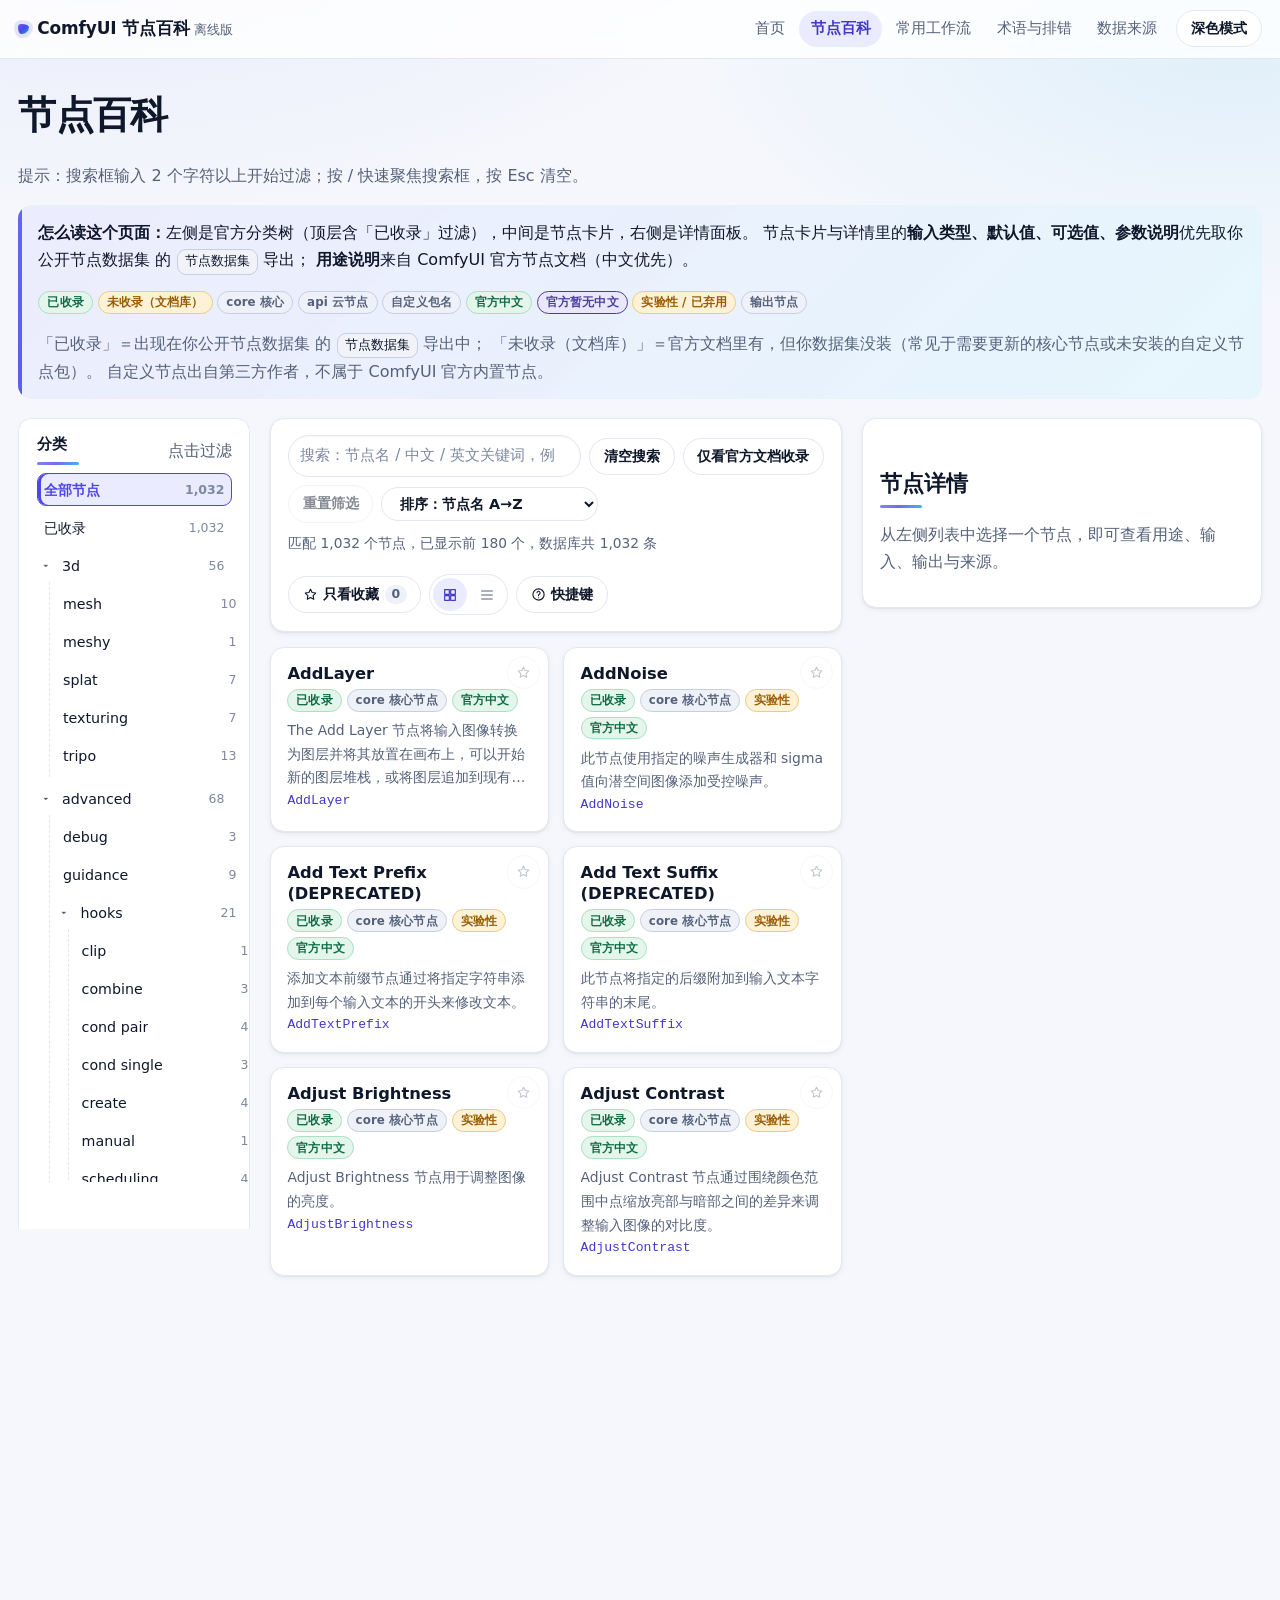
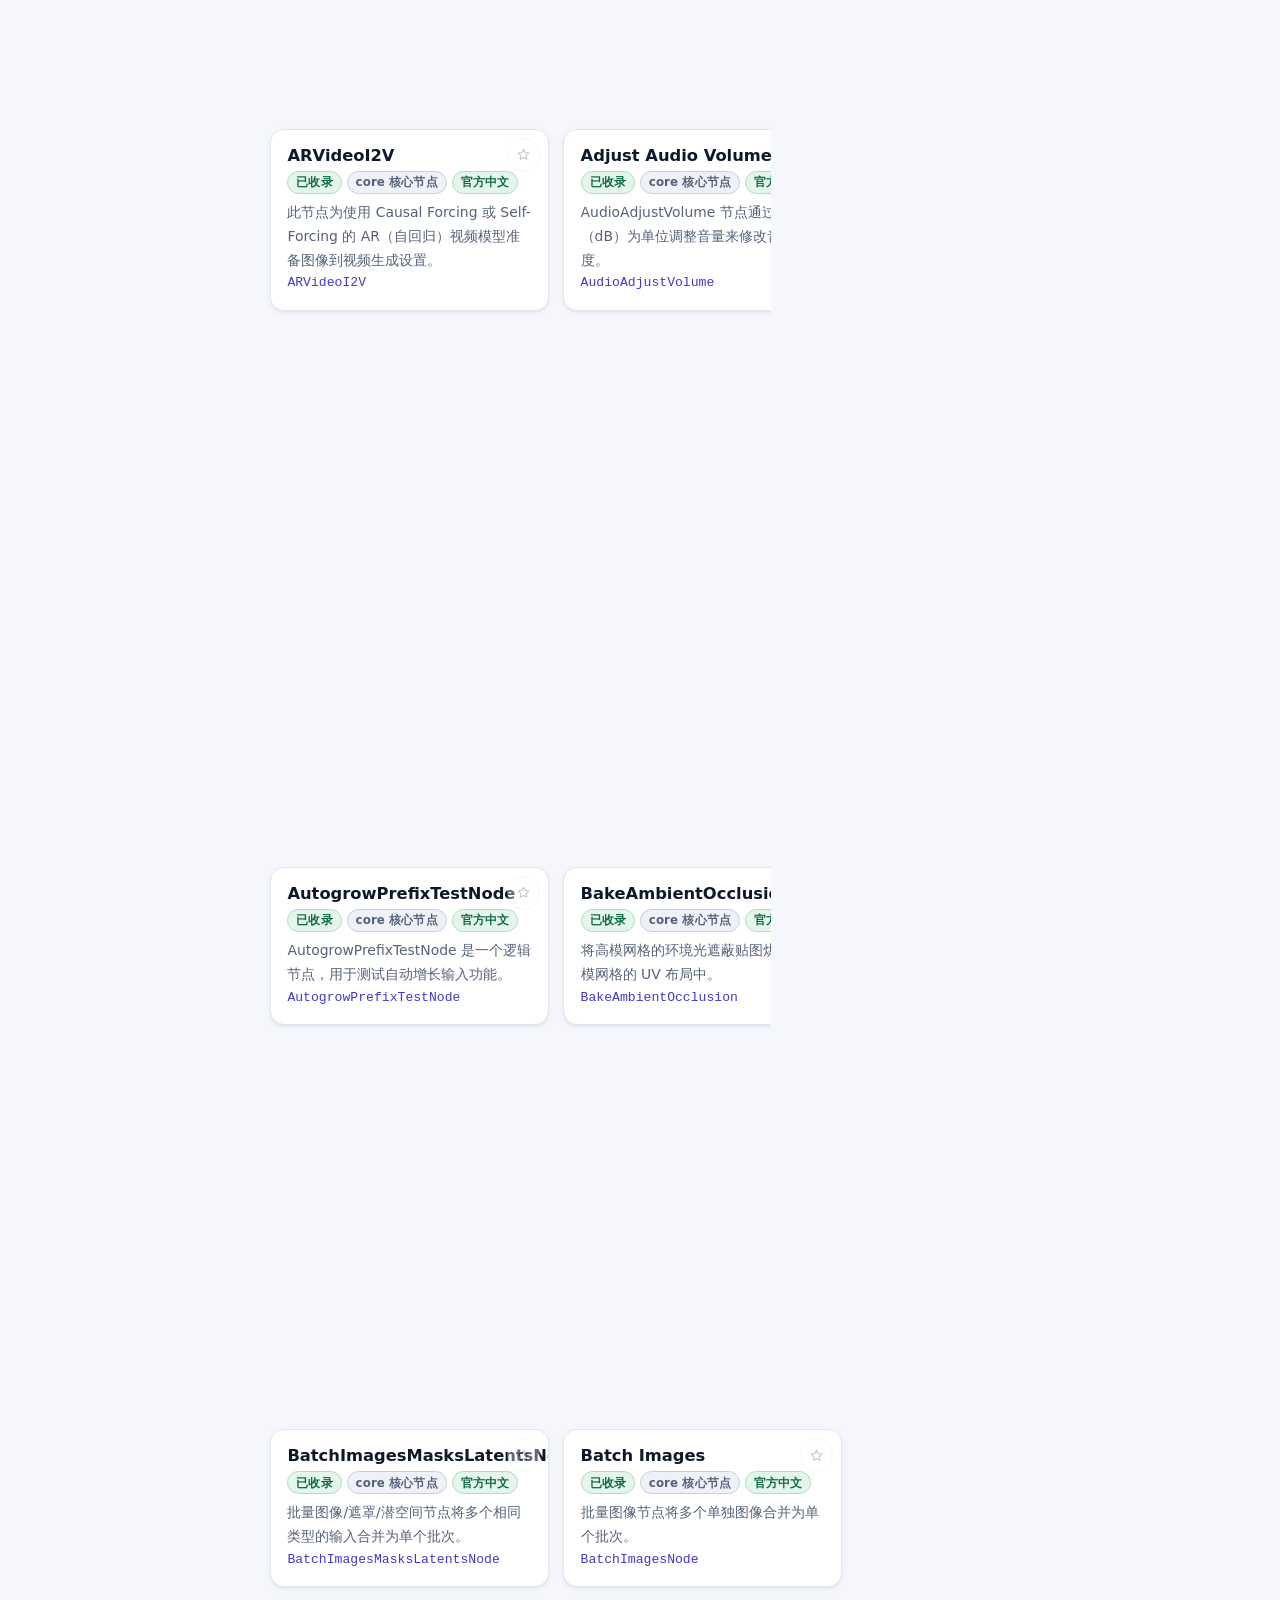
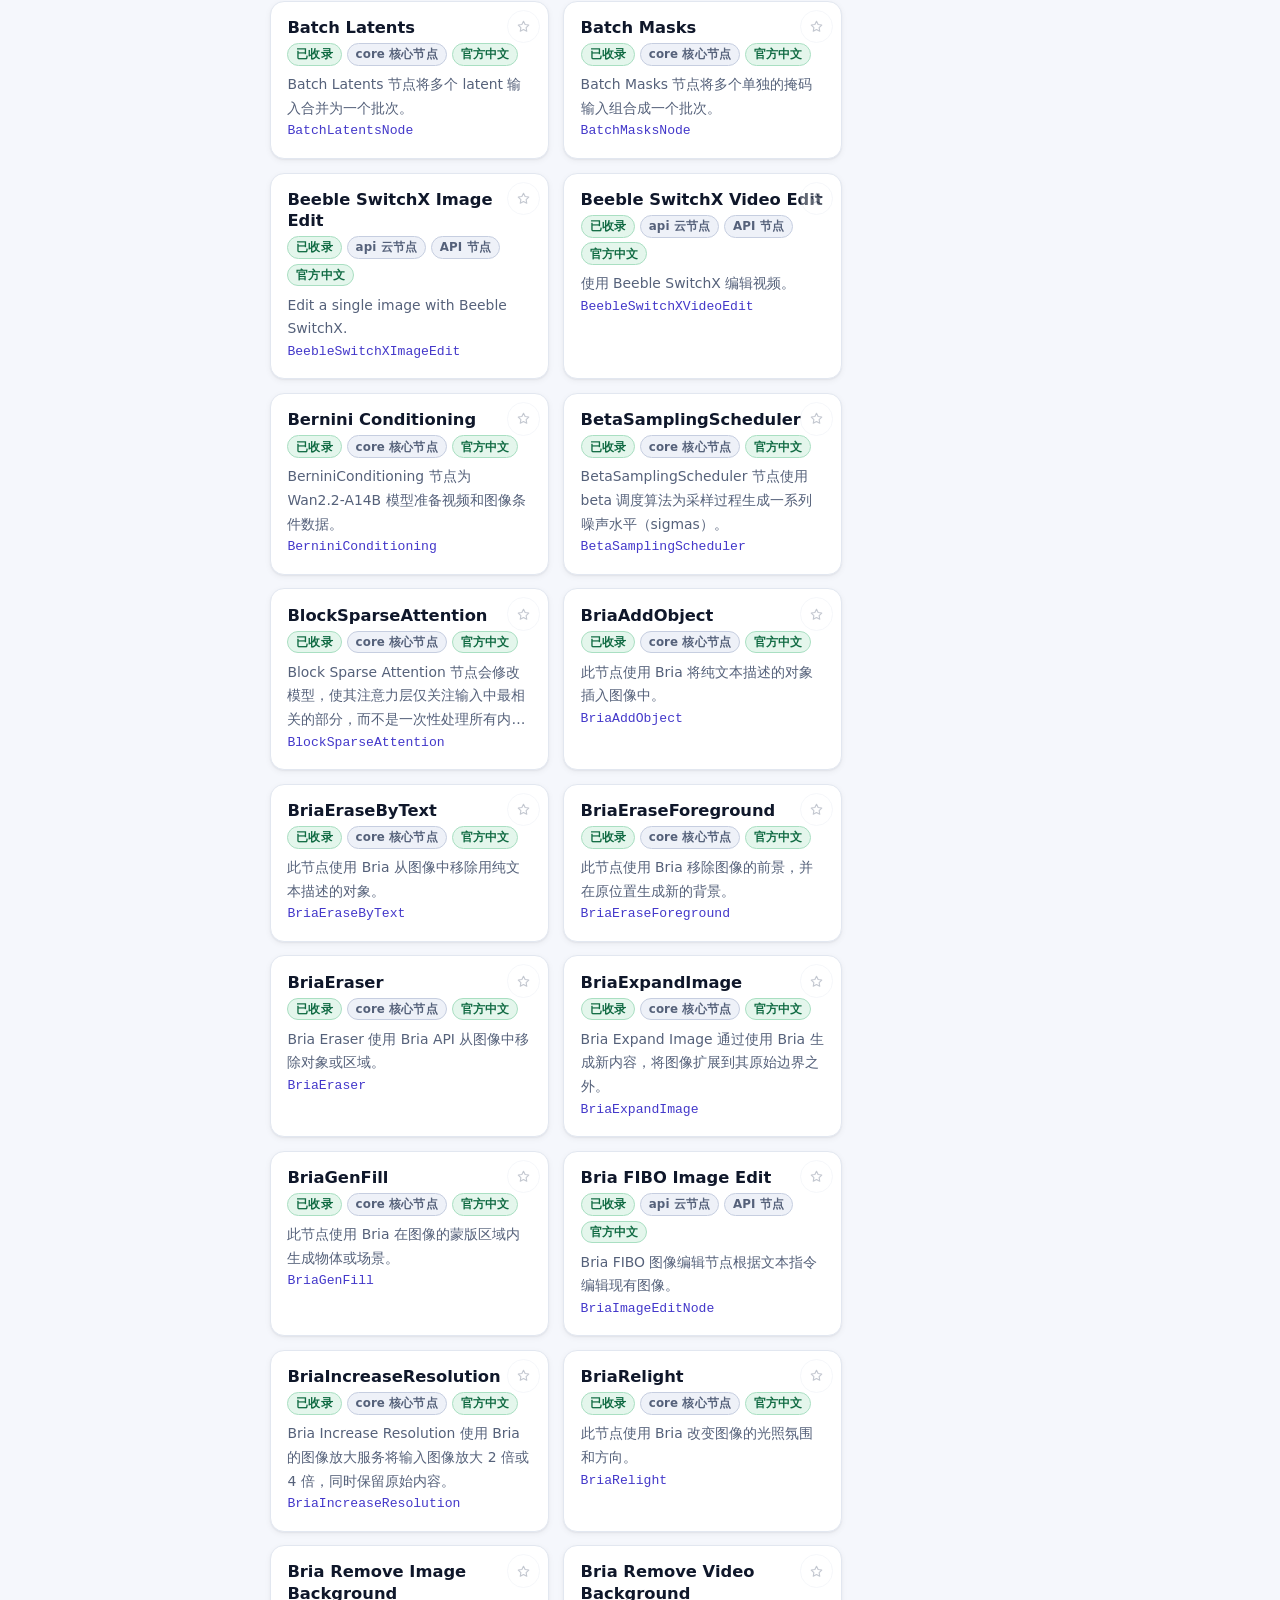
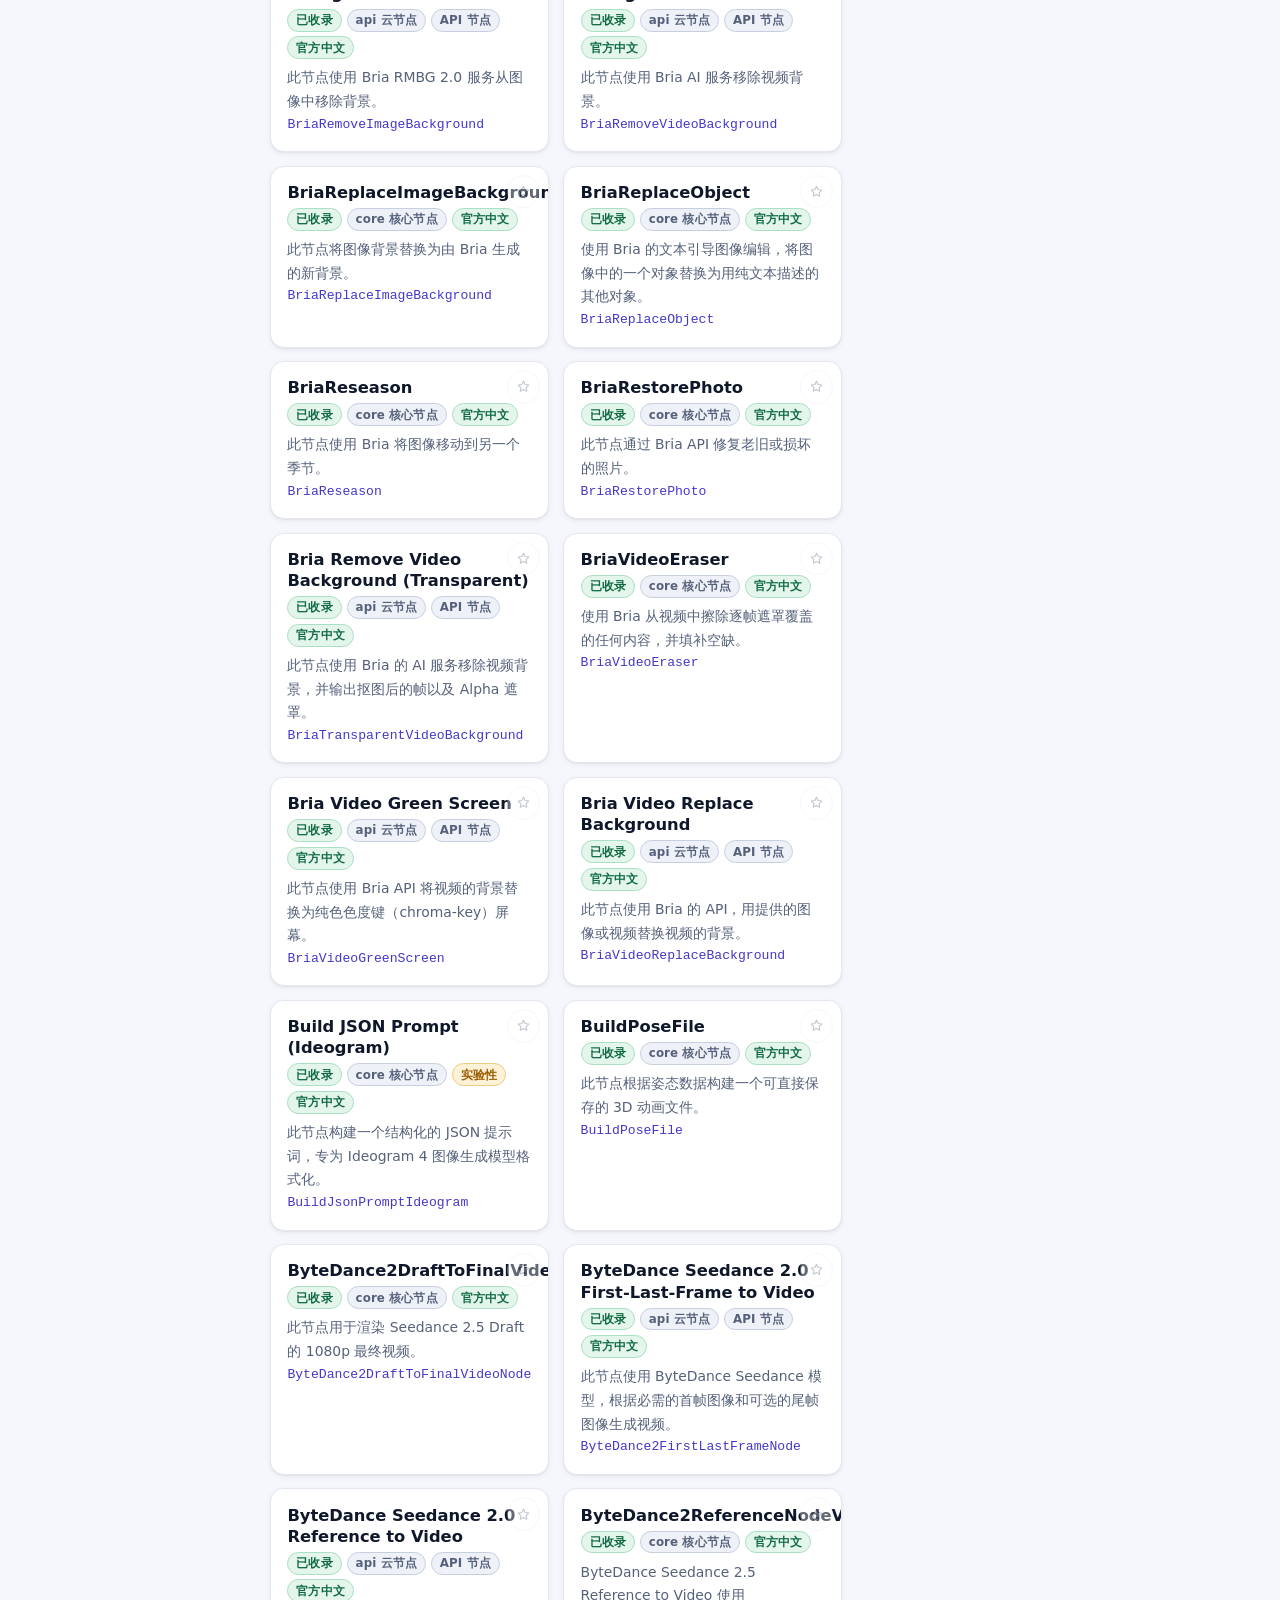
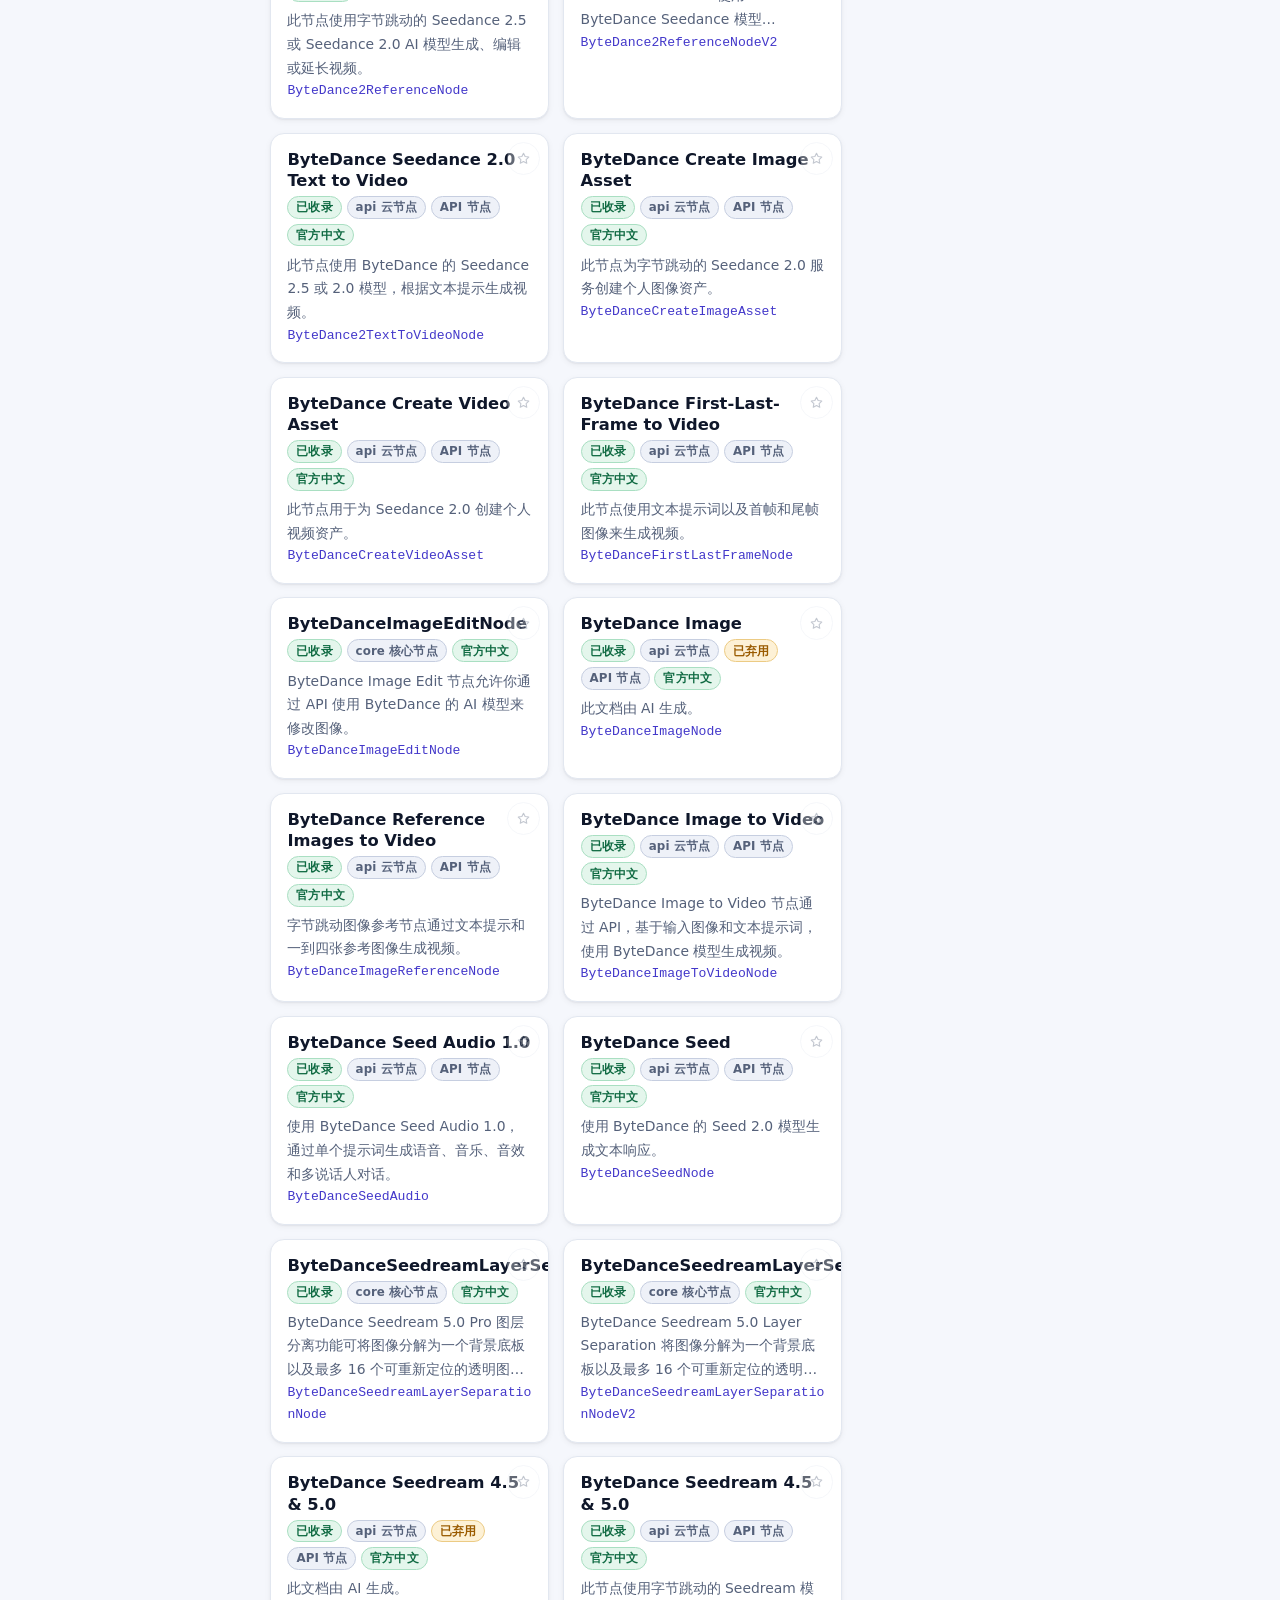
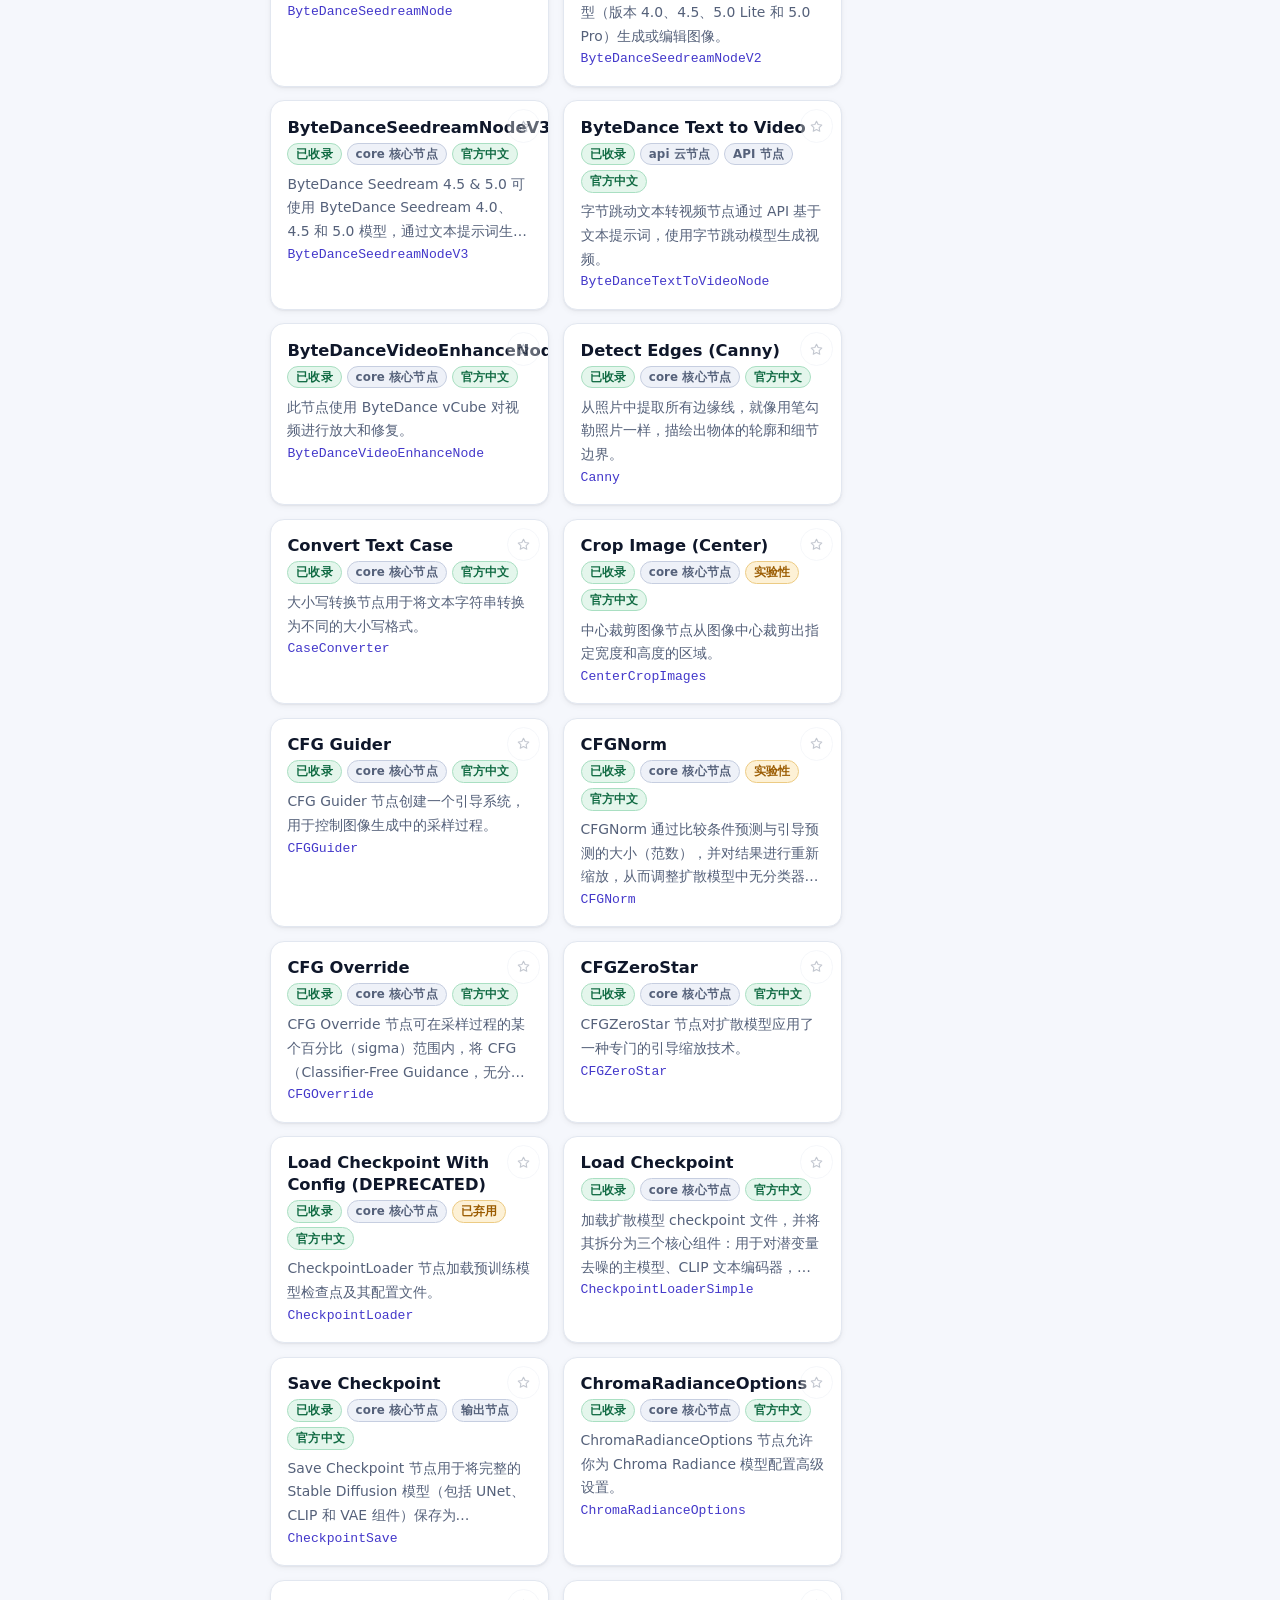
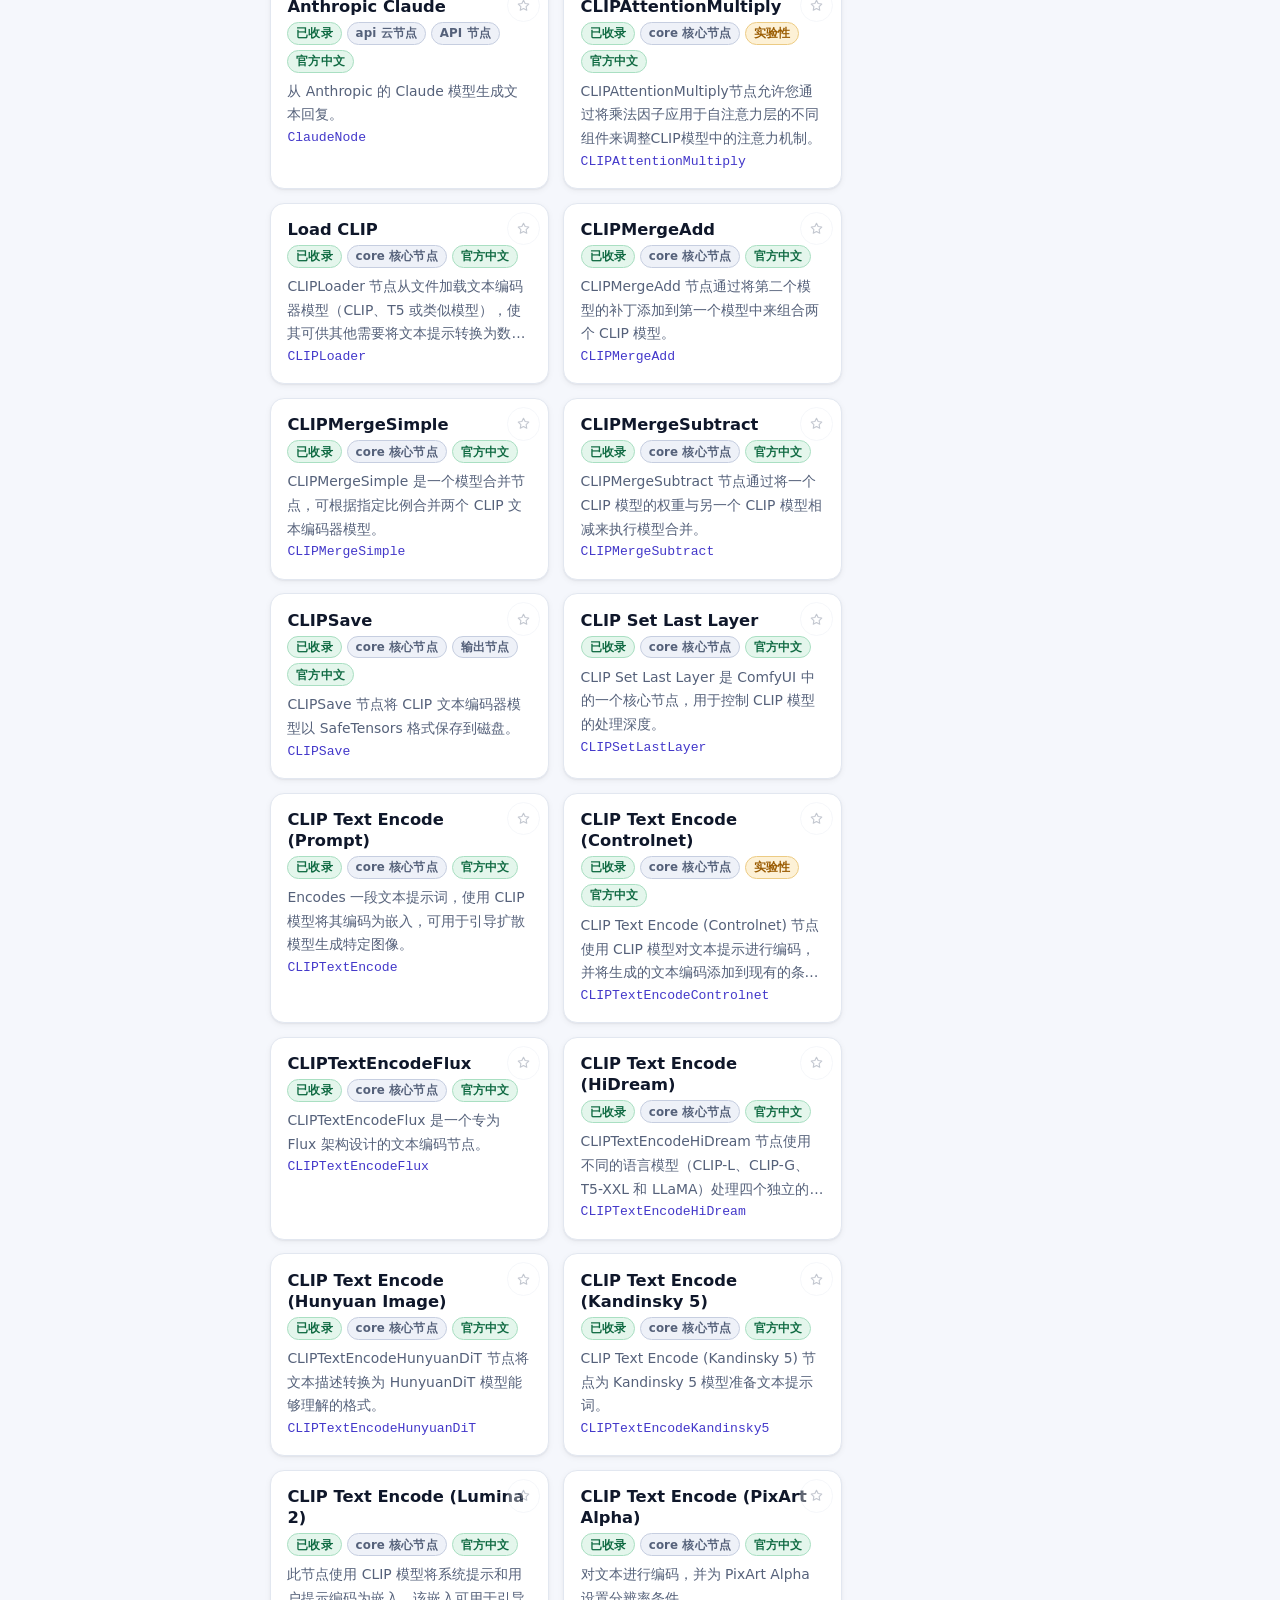
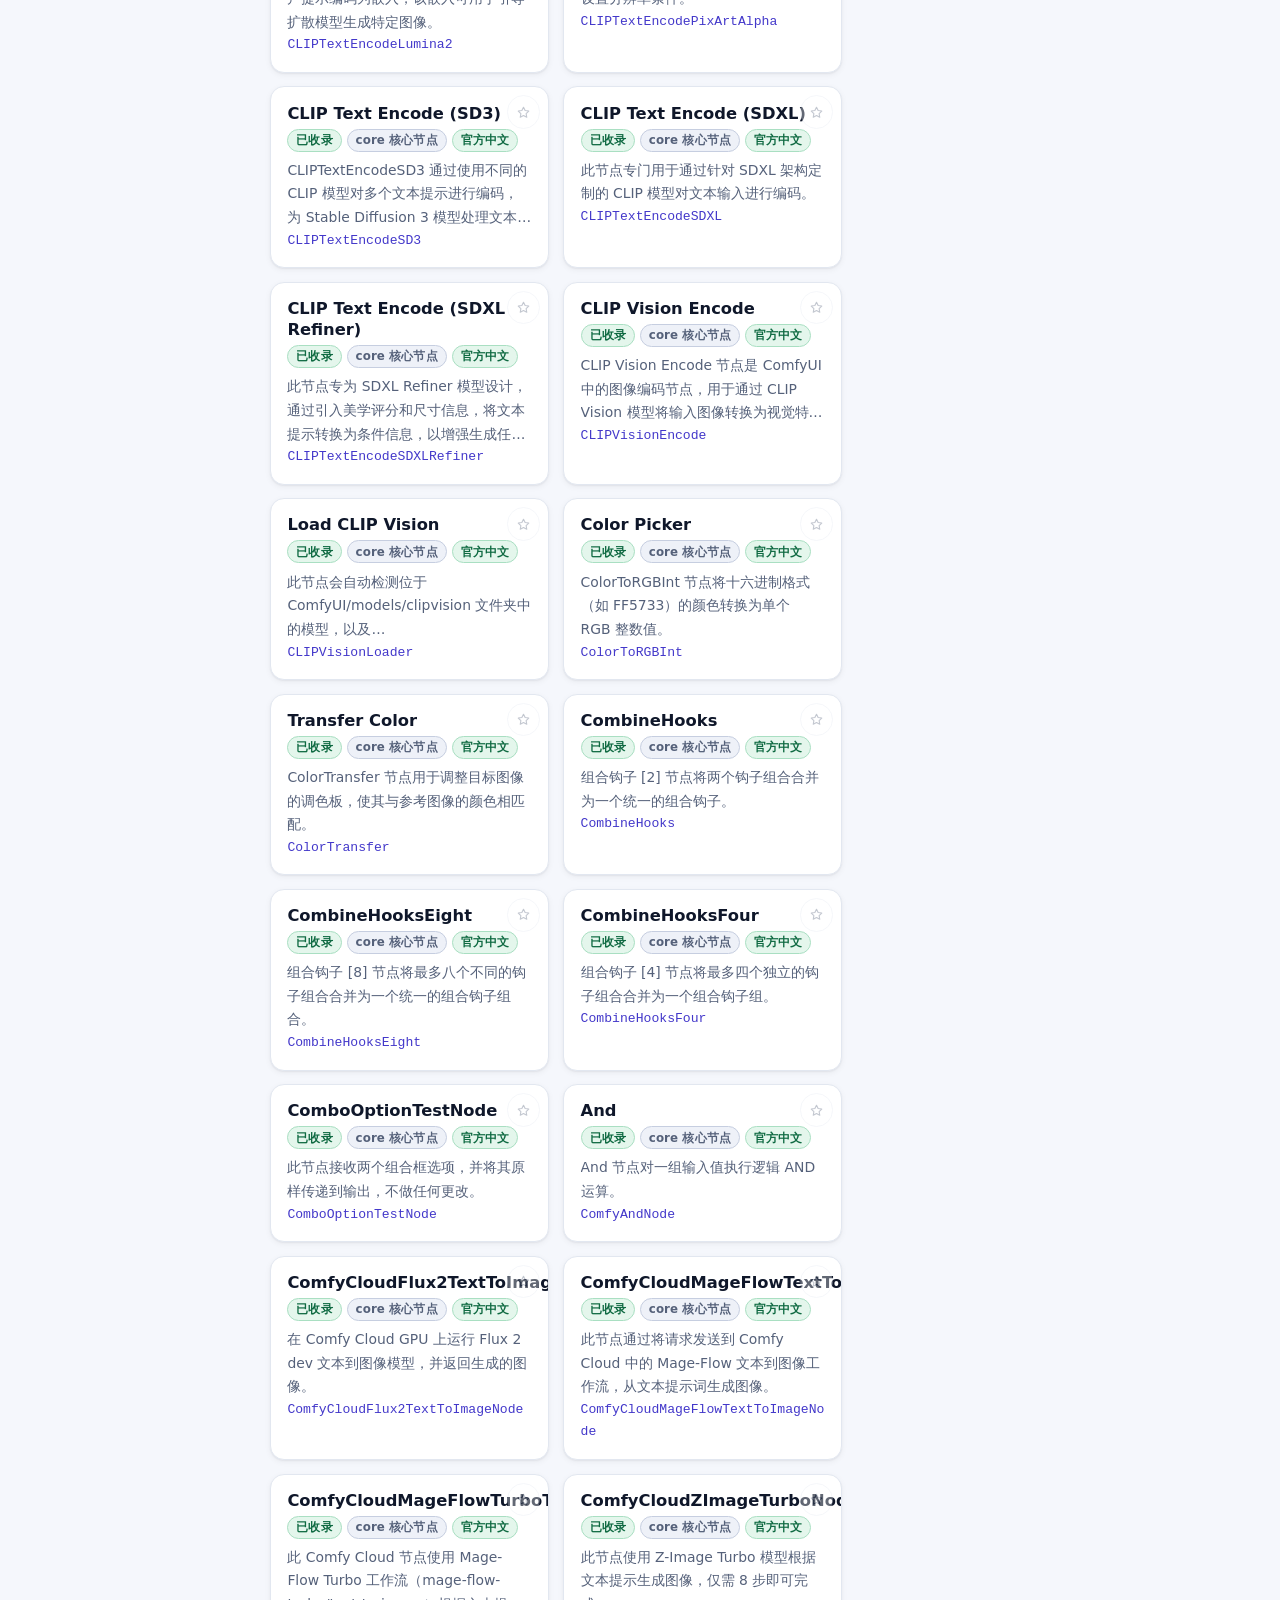
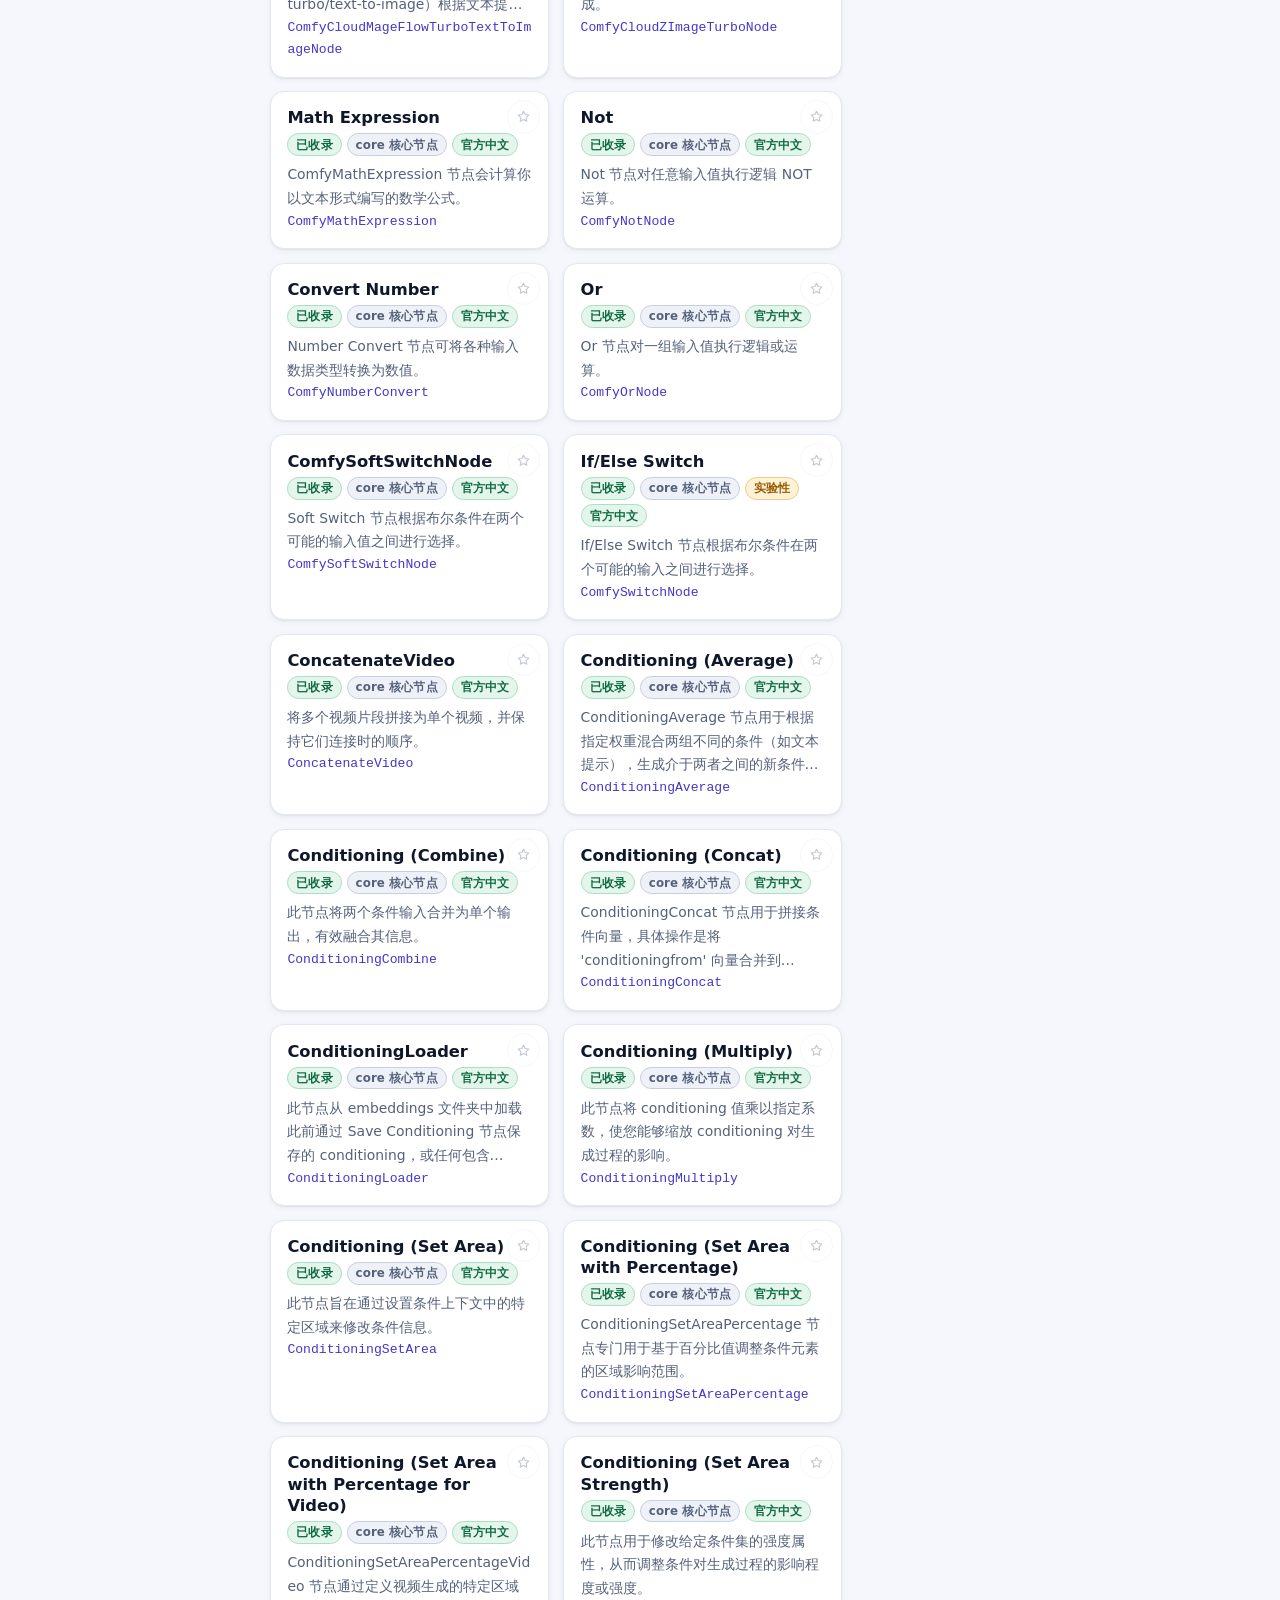
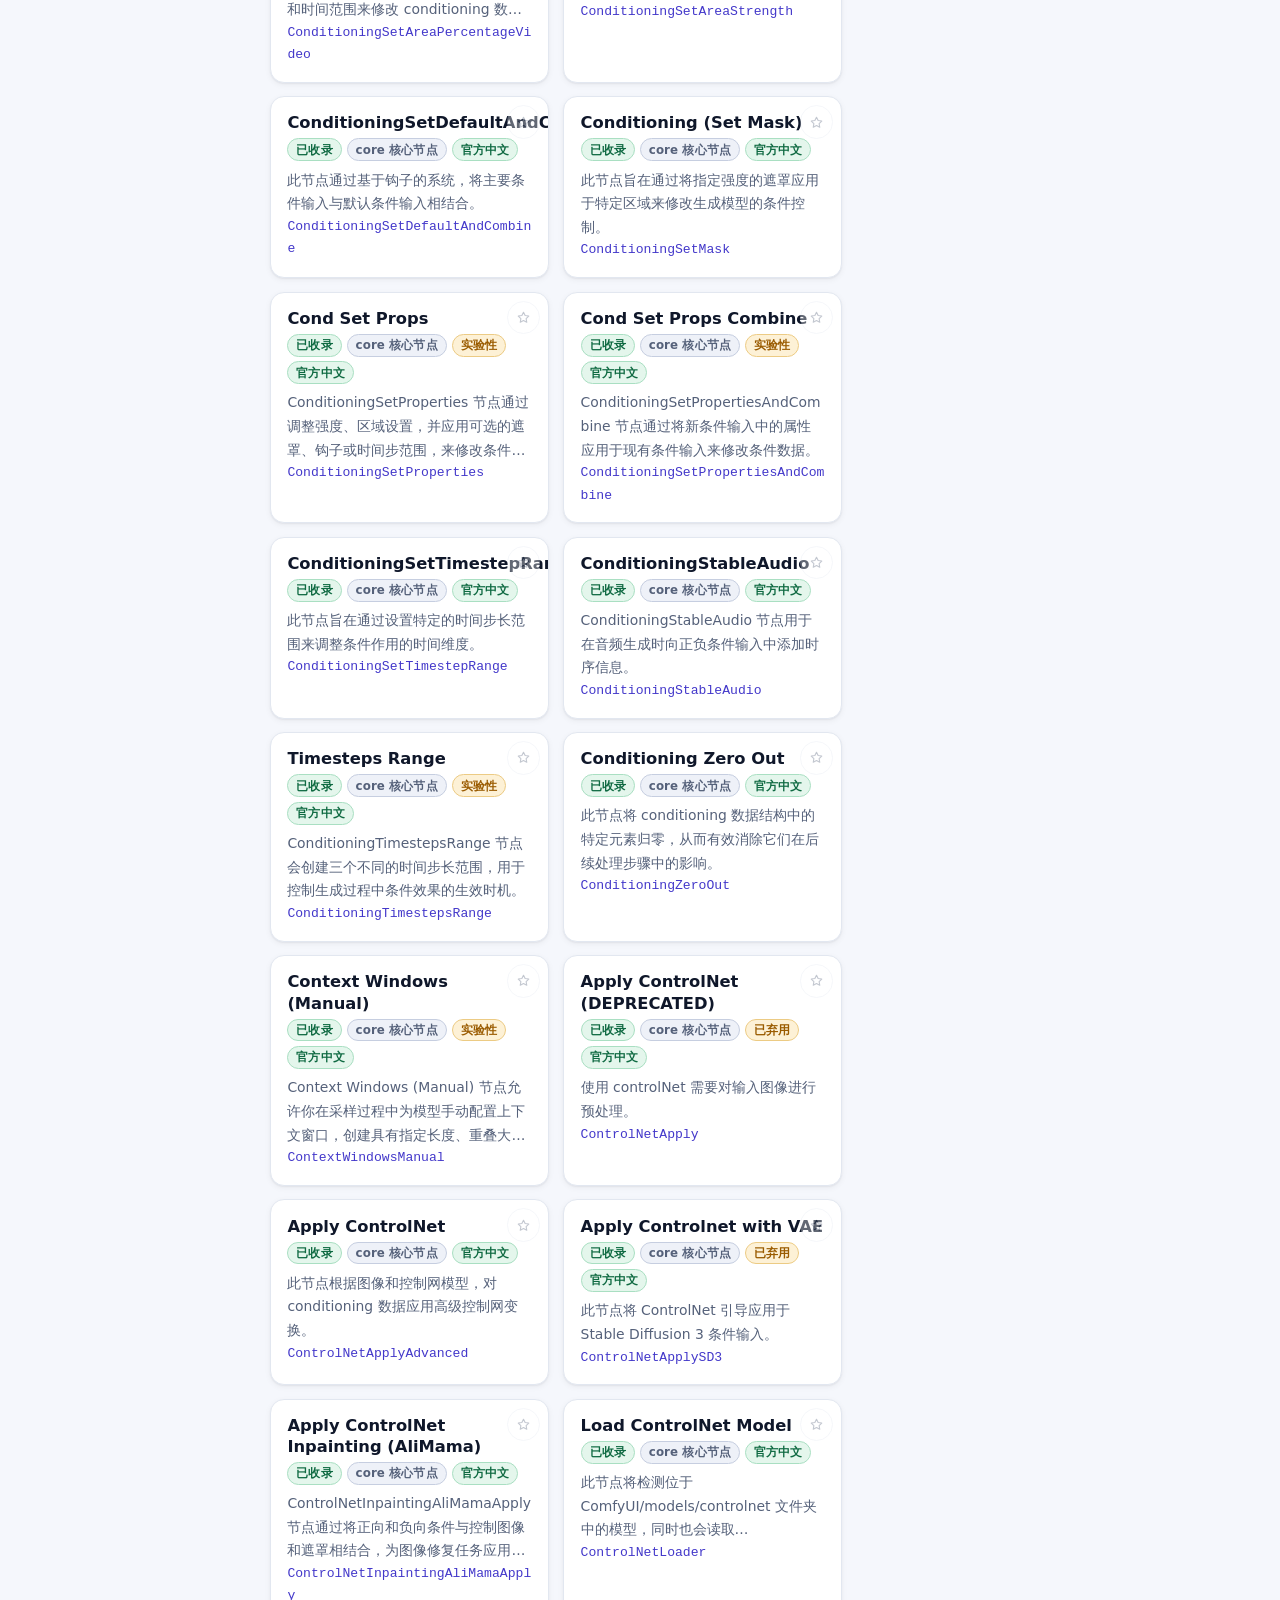
<file: nodes.html>
<!DOCTYPE html>
<html lang="zh-CN">
<head>
<meta charset="utf-8">
<meta name="viewport" content="width=device-width, initial-scale=1">
<title>节点百科 — ComfyUI 节点离线百科</title>
<meta name="description" content="按官方分类浏览 ComfyUI 节点：中文用途说明、必选/可选输入、默认值与选项、输出、来源链接，支持实时搜索与深链。">
<link rel="stylesheet" href="assets/style.css">
</head>
<body>
<a class="skip-link" href="#main">跳到主要内容</a>

<header class="site-header">
  <div class="container">
    <a class="site-brand" href="index.html">ComfyUI 节点百科<span class="site-brand-sub">离线版</span></a>
    <nav class="site-nav" aria-label="站点导航">
      <a href="index.html">首页</a>
      <a href="nodes.html">节点百科</a>
      <a href="workflows.html">常用工作流</a>
      <a href="faq.html">术语与排错</a>
      <a href="sources.html">数据来源</a>
      <button class="btn theme-toggle" type="button" data-theme-toggle aria-pressed="false">深色模式</button>
    </nav>
  </div>
</header>

<main class="site-main" id="main" tabindex="-1">
  <div class="container">

    <h1>节点百科</h1>
    <p class="muted" id="nodes-hint">
      提示：搜索框输入 2 个字符以上开始过滤；按 <span class="node-chip">/</span> 快速聚焦搜索框，按 <span class="node-chip">Esc</span> 清空。
      每个节点都可以用链接直接分享，例如 <span class="node-chip">nodes.html#KSampler</span>。
    </p>

    <div class="callout">
      <p><strong>怎么读这个页面：</strong>左侧是官方分类树（顶层含「已收录」过滤），中间是节点卡片，右侧是详情面板。
        节点卡片与详情里的<strong>输入类型、默认值、可选值、参数说明</strong>优先取你公开节点数据集 的 <span class="node-chip">节点数据集</span> 导出；
        <strong>用途说明</strong>来自 ComfyUI 官方节点文档（中文优先）。</p>
      <p class="tag-row">
        <span class="badge badge-zh">已收录</span>
        <span class="badge badge-warn">未收录（文档库）</span>
        <span class="badge">core 核心</span>
        <span class="badge">api 云节点</span>
        <span class="badge">自定义包名</span>
        <span class="badge badge-zh">官方中文</span>
        <span class="badge badge-en">官方暂无中文</span>
        <span class="badge badge-warn">实验性 / 已弃用</span>
        <span class="badge">输出节点</span>
      </p>
      <p class="muted">
        「已收录」＝出现在你公开节点数据集 的 <span class="node-chip">节点数据集</span> 导出中；
        「未收录（文档库）」＝官方文档里有，但你数据集没装（常见于需要更新的核心节点或未安装的自定义节点包）。
        自定义节点出自第三方作者，不属于 ComfyUI 官方内置节点。
      </p>
    </div>

    <div class="layout" id="nodes-app">

      <aside class="sidebar" aria-label="节点分类树">
        <div class="panel">
          <div class="tree-head">
            <h2>分类</h2>
            <span class="muted">点击过滤</span>
          </div>
          <div id="category-tree"></div>
        </div>
      </aside>

      <section class="content" aria-label="节点列表">
        <div class="panel toolbar" role="search">
          <div class="search-box">
            <label class="visually-hidden" for="node-search">搜索节点（中英文、节点名、关键词）</label>
            <input id="node-search" type="search" autocomplete="off" spellcheck="false"
                   placeholder="搜索：节点名 / 中文 / 英文关键词，例如 采样、KSampler、lora" aria-describedby="nodes-hint">
            <button class="btn" id="clear-search" type="button">清空搜索</button>
            <button class="btn" id="filter-doc-only" type="button" aria-pressed="false">仅看官方文档收录</button>
            <button class="btn" id="filter-reset" type="button" disabled>重置筛选</button>
            <label class="visually-hidden" for="sort-mode">排序方式</label>
            <select class="btn" id="sort-mode" title="列表排序方式">
              <option value="name">排序：节点名 A→Z</option>
              <option value="core">排序：core 核心节点优先</option>
              <option value="installed">排序：已收录优先</option>
            </select>
          </div>
          <p class="result-count muted" id="result-count" role="status" aria-live="polite">正在加载节点数据…</p>
        </div>

        <div class="grid" id="node-cards"></div>

        <div class="list-actions" id="load-more-wrap" hidden>
          <button class="btn" id="load-more" type="button">显示更多</button>
        </div>
      </section>

      <aside class="detail panel" id="node-detail" aria-label="节点详情"></aside>

    </div>

  </div>
</main>

<footer class="site-footer">
  <div class="container">
    <p>数据来源：ComfyUI 官方文档（docs.comfy.org，需联网）与官方源码仓库（GPL-3.0）；节点事实以公开节点数据集 <span class="node-chip">节点数据集</span> 导出为准。</p>
    <p>ComfyUI 为 GPL-3.0 许可；官方节点文档由 AI 生成，可能存在偏差，请以实际运行结果为准。本页完全离线运行，不加载任何外部资源。</p>
    <p class="muted">「ComfyUI 节点离线百科」· 详细来源与生成时间见 <a href="sources.html">数据来源</a>。</p>
  </div>
</footer>

<script src="assets/nodes-data.js" defer></script>
<script src="assets/app.js" defer></script>
<script src="assets/enhance.js" defer></script>
</body>
</html>
</file>
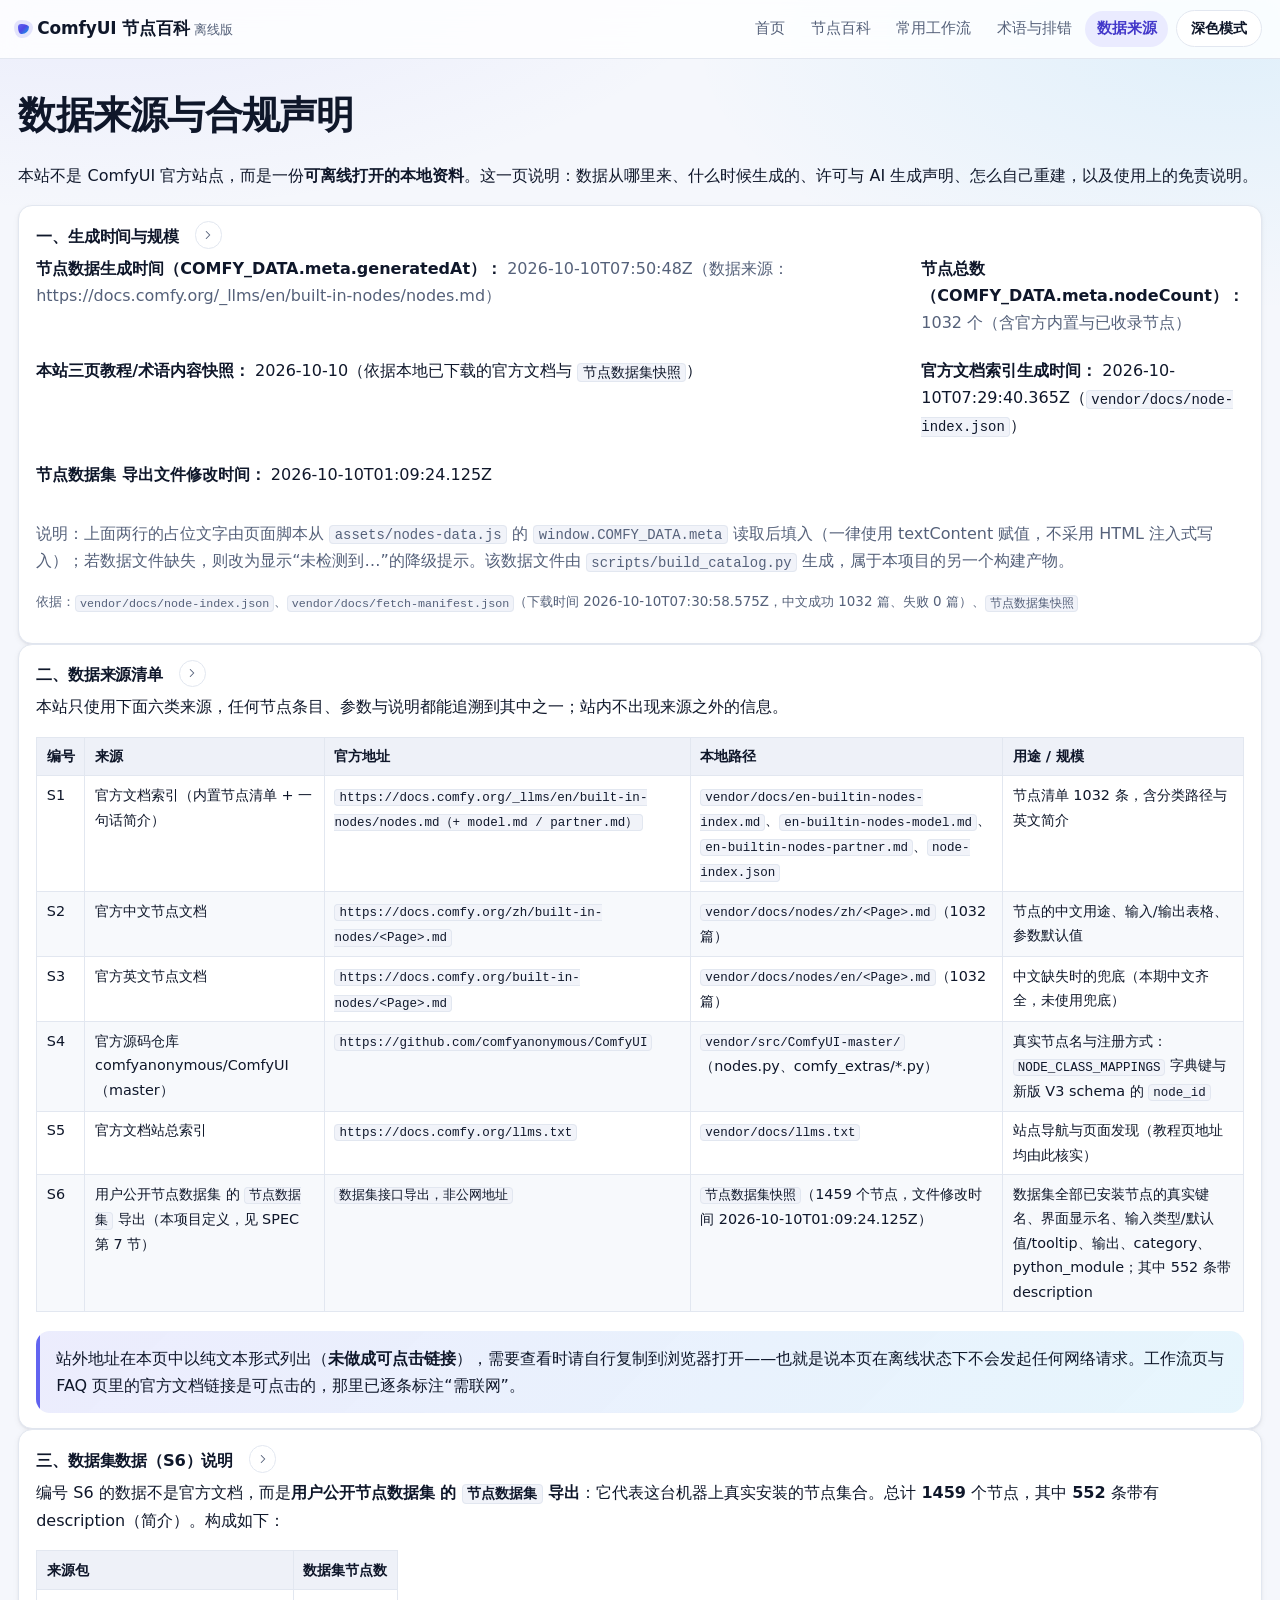
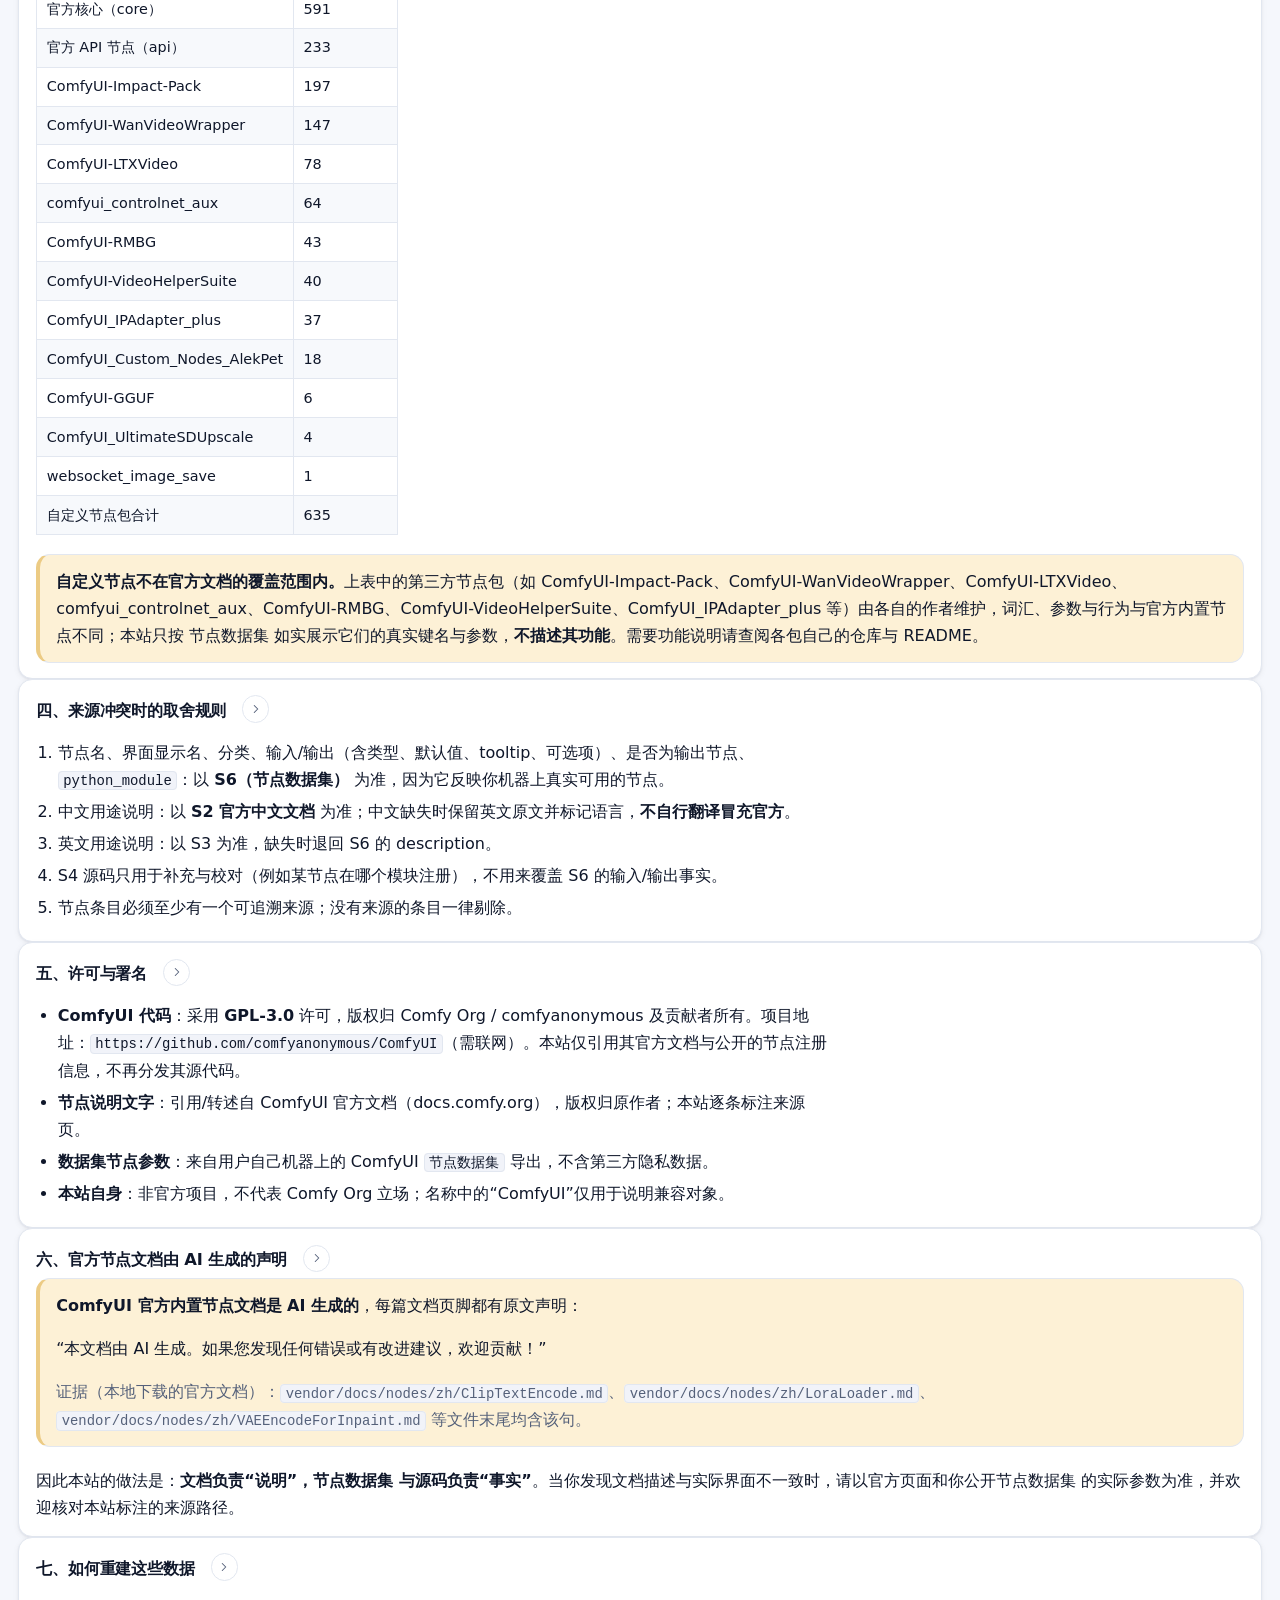
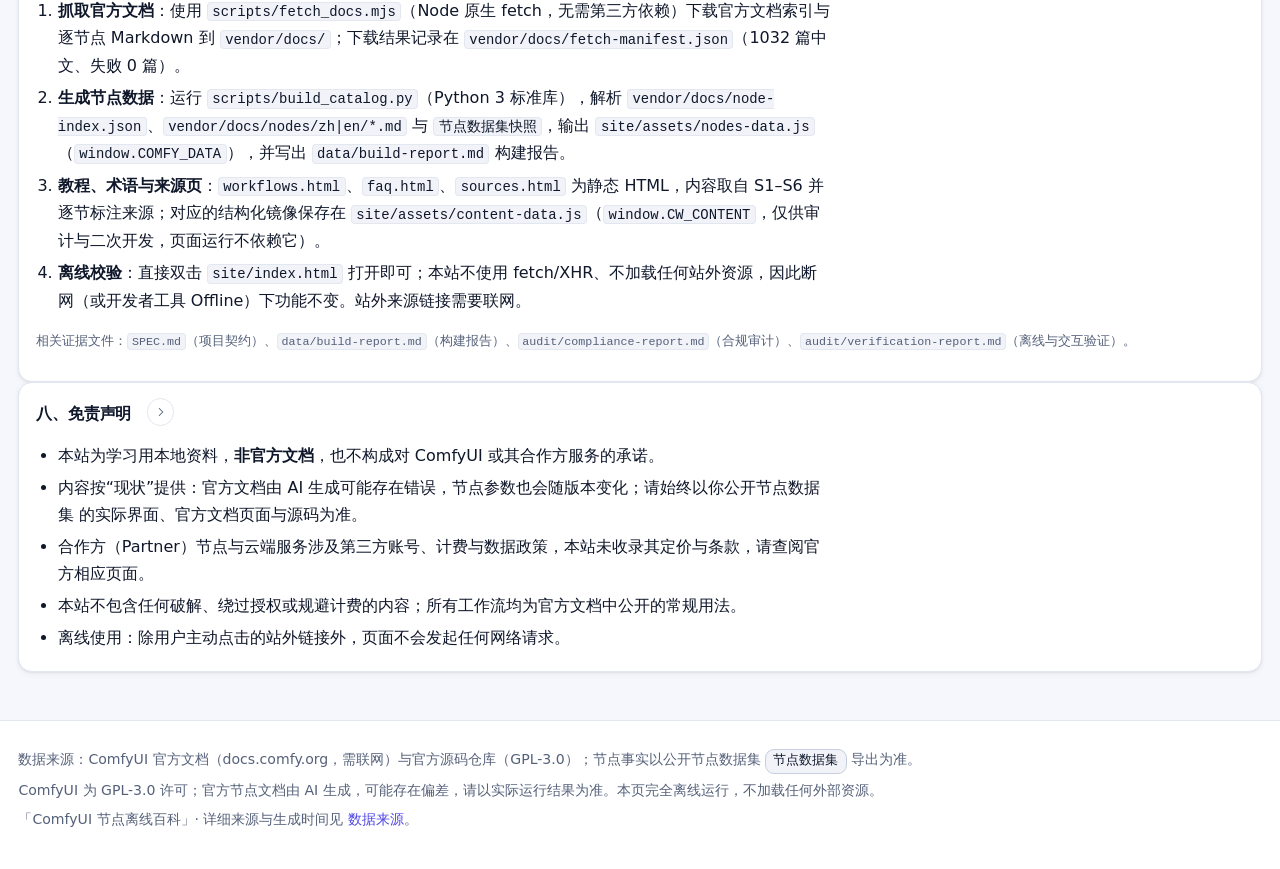
<file: sources.html>
<!DOCTYPE html>
<html lang="zh-CN">
<head>
<meta charset="utf-8">
<meta name="viewport" content="width=device-width, initial-scale=1">
<title>数据来源与合规声明 — ComfyUI 节点离线百科</title>
<link rel="stylesheet" href="assets/style.css">
</head>
<body>
<a class="skip-link" href="#main">跳到主要内容</a>
<header class="site-header">
  <div class="container">
    <a class="site-brand" href="index.html">ComfyUI 节点百科<span class="site-brand-sub">离线版</span></a>
    <nav class="site-nav" aria-label="站点导航">
      <a href="index.html">首页</a>
      <a href="nodes.html">节点百科</a>
      <a href="workflows.html">常用工作流</a>
      <a href="faq.html">术语与排错</a>
      <a href="sources.html">数据来源</a>
      <button class="btn theme-toggle" type="button" data-theme-toggle aria-pressed="false">深色模式</button>
    </nav>
  </div>
</header>
<main class="site-main" id="main" tabindex="-1"><div class="container">
<h1>数据来源与合规声明</h1>
<p>本站不是 ComfyUI 官方站点，而是一份<b>可离线打开的本地资料</b>。这一页说明：数据从哪里来、什么时候生成的、许可与 AI 生成声明、怎么自己重建，以及使用上的免责说明。</p>

<section class="card" id="generated">
  <h2 class="card-title">一、生成时间与规模</h2>
  <div class="kv">
    <p><strong>节点数据生成时间（COMFY_DATA.meta.generatedAt）：</strong> <span id="meta-generated-at" class="muted">读取中……（若此处长期显示本句，说明 assets/nodes-data.js 未加载）</span></p>
    <p><strong>节点总数（COMFY_DATA.meta.nodeCount）：</strong> <span id="meta-node-count" class="muted">—</span></p>
    <p><strong>本站三页教程/术语内容快照：</strong> 2026-10-10（依据本地已下载的官方文档与 <code class="code">节点数据集快照</code>）</p>
    <p><strong>官方文档索引生成时间：</strong> 2026-10-10T07:29:40.365Z（<code class="code">vendor/docs/node-index.json</code>）</p>
    <p><strong>节点数据集 导出文件修改时间：</strong> 2026-10-10T01:09:24.125Z</p>
  </div>
  <p class="muted">说明：上面两行的占位文字由页面脚本从 <code class="code">assets/nodes-data.js</code> 的 <code class="code">window.COMFY_DATA.meta</code> 读取后填入（一律使用 textContent 赋值，不采用 HTML 注入式写入）；若数据文件缺失，则改为显示“未检测到…”的降级提示。该数据文件由 <code class="code">scripts/build_catalog.py</code> 生成，属于本项目的另一个构建产物。</p>
  <div class="sources">
    <p class="muted">依据：<code class="code">vendor/docs/node-index.json</code>、<code class="code">vendor/docs/fetch-manifest.json</code>（下载时间 2026-10-10T07:30:58.575Z，中文成功 1032 篇、失败 0 篇）、<code class="code">节点数据集快照</code></p>
  </div>
</section>

<section class="card" id="sources">
  <h2 class="card-title">二、数据来源清单</h2>
  <p>本站只使用下面六类来源，任何节点条目、参数与说明都能追溯到其中之一；站内不出现来源之外的信息。</p>
  <table class="table"><thead><tr><th>编号</th><th>来源</th><th>官方地址</th><th>本地路径</th><th>用途 / 规模</th></tr></thead><tbody><tr><td>S1</td><td>官方文档索引（内置节点清单 + 一句话简介）</td><td><code class="code">https://docs.comfy.org/_llms/en/built-in-nodes/nodes.md（+ model.md / partner.md）</code></td><td><code class="code">vendor/docs/en-builtin-nodes-index.md</code>、<code class="code">en-builtin-nodes-model.md</code>、<code class="code">en-builtin-nodes-partner.md</code>、<code class="code">node-index.json</code></td><td>节点清单 1032 条，含分类路径与英文简介</td></tr><tr><td>S2</td><td>官方中文节点文档</td><td><code class="code">https://docs.comfy.org/zh/built-in-nodes/&lt;Page&gt;.md</code></td><td><code class="code">vendor/docs/nodes/zh/&lt;Page&gt;.md</code>（1032 篇）</td><td>节点的中文用途、输入/输出表格、参数默认值</td></tr><tr><td>S3</td><td>官方英文节点文档</td><td><code class="code">https://docs.comfy.org/built-in-nodes/&lt;Page&gt;.md</code></td><td><code class="code">vendor/docs/nodes/en/&lt;Page&gt;.md</code>（1032 篇）</td><td>中文缺失时的兜底（本期中文齐全，未使用兜底）</td></tr><tr><td>S4</td><td>官方源码仓库 comfyanonymous/ComfyUI（master）</td><td><code class="code">https://github.com/comfyanonymous/ComfyUI</code></td><td><code class="code">vendor/src/ComfyUI-master/</code>（nodes.py、comfy_extras/*.py）</td><td>真实节点名与注册方式：<code class="code">NODE_CLASS_MAPPINGS</code> 字典键与新版 V3 schema 的 <code class="code">node_id</code></td></tr><tr><td>S5</td><td>官方文档站总索引</td><td><code class="code">https://docs.comfy.org/llms.txt</code></td><td><code class="code">vendor/docs/llms.txt</code></td><td>站点导航与页面发现（教程页地址均由此核实）</td></tr><tr><td>S6</td><td>用户公开节点数据集 的 <code class="code">节点数据集</code> 导出（本项目定义，见 SPEC 第 7 节）</td><td><code class="code">数据集接口导出，非公网地址</code></td><td><code class="code">节点数据集快照</code>（1459 个节点，文件修改时间 2026-10-10T01:09:24.125Z）</td><td>数据集全部已安装节点的真实键名、界面显示名、输入类型/默认值/tooltip、输出、category、python_module；其中 552 条带 description</td></tr></tbody></table>
  <div class="callout">
    <p>站外地址在本页中以纯文本形式列出（<b>未做成可点击链接</b>），需要查看时请自行复制到浏览器打开——也就是说本页在离线状态下不会发起任何网络请求。工作流页与 FAQ 页里的官方文档链接是可点击的，那里已逐条标注“需联网”。</p>
  </div>
</section>

<section class="card" id="s6">
  <h2 class="card-title">三、数据集数据（S6）说明</h2>
  <p>编号 S6 的数据不是官方文档，而是<b>用户公开节点数据集 的 <code class="code">节点数据集</code> 导出</b>：它代表这台机器上真实安装的节点集合。总计 <strong>1459</strong> 个节点，其中 <strong>552</strong> 条带有 description（简介）。构成如下：</p>
  <table class="table"><thead><tr><th>来源包</th><th>数据集节点数</th></tr></thead><tbody><tr><td>官方核心（core）</td><td>591</td></tr><tr><td>官方 API 节点（api）</td><td>233</td></tr><tr><td>ComfyUI-Impact-Pack</td><td>197</td></tr><tr><td>ComfyUI-WanVideoWrapper</td><td>147</td></tr><tr><td>ComfyUI-LTXVideo</td><td>78</td></tr><tr><td>comfyui_controlnet_aux</td><td>64</td></tr><tr><td>ComfyUI-RMBG</td><td>43</td></tr><tr><td>ComfyUI-VideoHelperSuite</td><td>40</td></tr><tr><td>ComfyUI_IPAdapter_plus</td><td>37</td></tr><tr><td>ComfyUI_Custom_Nodes_AlekPet</td><td>18</td></tr><tr><td>ComfyUI-GGUF</td><td>6</td></tr><tr><td>ComfyUI_UltimateSDUpscale</td><td>4</td></tr><tr><td>websocket_image_save</td><td>1</td></tr><tr><td>自定义节点包合计</td><td>635</td></tr></tbody></table>
  <div class="callout callout-warn">
    <p><strong>自定义节点不在官方文档的覆盖范围内。</strong>上表中的第三方节点包（如 ComfyUI-Impact-Pack、ComfyUI-WanVideoWrapper、ComfyUI-LTXVideo、comfyui_controlnet_aux、ComfyUI-RMBG、ComfyUI-VideoHelperSuite、ComfyUI_IPAdapter_plus 等）由各自的作者维护，词汇、参数与行为与官方内置节点不同；本站只按 节点数据集 如实展示它们的真实键名与参数，<b>不描述其功能</b>。需要功能说明请查阅各包自己的仓库与 README。</p>
  </div>
</section>

<section class="card" id="priority">
  <h2 class="card-title">四、来源冲突时的取舍规则</h2>
  <ol class="prose">
    <li>节点名、界面显示名、分类、输入/输出（含类型、默认值、tooltip、可选项）、是否为输出节点、<code class="code">python_module</code>：以 <b>S6（节点数据集）</b> 为准，因为它反映你机器上真实可用的节点。</li>
    <li>中文用途说明：以 <b>S2 官方中文文档</b> 为准；中文缺失时保留英文原文并标记语言，<b>不自行翻译冒充官方</b>。</li>
    <li>英文用途说明：以 S3 为准，缺失时退回 S6 的 description。</li>
    <li>S4 源码只用于补充与校对（例如某节点在哪个模块注册），不用来覆盖 S6 的输入/输出事实。</li>
    <li>节点条目必须至少有一个可追溯来源；没有来源的条目一律剔除。</li>
  </ol>
</section>

<section class="card" id="license">
  <h2 class="card-title">五、许可与署名</h2>
  <ul class="prose">
    <li><strong>ComfyUI 代码</strong>：采用 <b>GPL-3.0</b> 许可，版权归 Comfy Org / comfyanonymous 及贡献者所有。项目地址：<code class="code">https://github.com/comfyanonymous/ComfyUI</code>（需联网）。本站仅引用其官方文档与公开的节点注册信息，不再分发其源代码。</li>
    <li><strong>节点说明文字</strong>：引用/转述自 ComfyUI 官方文档（docs.comfy.org），版权归原作者；本站逐条标注来源页。</li>
    <li><strong>数据集节点参数</strong>：来自用户自己机器上的 ComfyUI <code class="code">节点数据集</code> 导出，不含第三方隐私数据。</li>
    <li><strong>本站自身</strong>：非官方项目，不代表 Comfy Org 立场；名称中的“ComfyUI”仅用于说明兼容对象。</li>
  </ul>
</section>

<section class="card" id="ai">
  <h2 class="card-title">六、官方节点文档由 AI 生成的声明</h2>
  <div class="callout callout-warn">
    <p><strong>ComfyUI 官方内置节点文档是 AI 生成的</strong>，每篇文档页脚都有原文声明：</p>
    <p>“本文档由 AI 生成。如果您发现任何错误或有改进建议，欢迎贡献！”</p>
    <p class="muted">证据（本地下载的官方文档）：<code class="code">vendor/docs/nodes/zh/ClipTextEncode.md</code>、<code class="code">vendor/docs/nodes/zh/LoraLoader.md</code>、<code class="code">vendor/docs/nodes/zh/VAEEncodeForInpaint.md</code> 等文件末尾均含该句。</p>
  </div>
  <p>因此本站的做法是：<b>文档负责“说明”，节点数据集 与源码负责“事实”</b>。当你发现文档描述与实际界面不一致时，请以官方页面和你公开节点数据集 的实际参数为准，并欢迎核对本站标注的来源路径。</p>
</section>

<section class="card" id="rebuild">
  <h2 class="card-title">七、如何重建这些数据</h2>
  <ol class="prose">
    <li><b>抓取官方文档</b>：使用 <code class="code">scripts/fetch_docs.mjs</code>（Node 原生 fetch，无需第三方依赖）下载官方文档索引与逐节点 Markdown 到 <code class="code">vendor/docs/</code>；下载结果记录在 <code class="code">vendor/docs/fetch-manifest.json</code>（1032 篇中文、失败 0 篇）。</li>
    <li><b>生成节点数据</b>：运行 <code class="code">scripts/build_catalog.py</code>（Python 3 标准库），解析 <code class="code">vendor/docs/node-index.json</code>、<code class="code">vendor/docs/nodes/zh|en/*.md</code> 与 <code class="code">节点数据集快照</code>，输出 <code class="code">site/assets/nodes-data.js</code>（<code class="code">window.COMFY_DATA</code>），并写出 <code class="code">data/build-report.md</code> 构建报告。</li>
    <li><b>教程、术语与来源页</b>：<code class="code">workflows.html</code>、<code class="code">faq.html</code>、<code class="code">sources.html</code> 为静态 HTML，内容取自 S1–S6 并逐节标注来源；对应的结构化镜像保存在 <code class="code">site/assets/content-data.js</code>（<code class="code">window.CW_CONTENT</code>，仅供审计与二次开发，页面运行不依赖它）。</li>
    <li><b>离线校验</b>：直接双击 <code class="code">site/index.html</code> 打开即可；本站不使用 fetch/XHR、不加载任何站外资源，因此断网（或开发者工具 Offline）下功能不变。站外来源链接需要联网。</li>
  </ol>
  <div class="sources"><p class="muted">相关证据文件：<code class="code">SPEC.md</code>（项目契约）、<code class="code">data/build-report.md</code>（构建报告）、<code class="code">audit/compliance-report.md</code>（合规审计）、<code class="code">audit/verification-report.md</code>（离线与交互验证）。</p></div>
</section>

<section class="card" id="disclaimer">
  <h2 class="card-title">八、免责声明</h2>
  <ul class="prose">
    <li>本站为学习用本地资料，<b>非官方文档</b>，也不构成对 ComfyUI 或其合作方服务的承诺。</li>
    <li>内容按“现状”提供：官方文档由 AI 生成可能存在错误，节点参数也会随版本变化；请始终以你公开节点数据集 的实际界面、官方文档页面与源码为准。</li>
    <li>合作方（Partner）节点与云端服务涉及第三方账号、计费与数据政策，本站未收录其定价与条款，请查阅官方相应页面。</li>
    <li>本站不包含任何破解、绕过授权或规避计费的内容；所有工作流均为官方文档中公开的常规用法。</li>
    <li>离线使用：除用户主动点击的站外链接外，页面不会发起任何网络请求。</li>
  </ul>
</section>
</div></main>
<footer class="site-footer">
  <div class="container">
    <p>数据来源：ComfyUI 官方文档（docs.comfy.org，需联网）与官方源码仓库（GPL-3.0）；节点事实以公开节点数据集 <span class="node-chip">节点数据集</span> 导出为准。</p>
    <p>ComfyUI 为 GPL-3.0 许可；官方节点文档由 AI 生成，可能存在偏差，请以实际运行结果为准。本页完全离线运行，不加载任何外部资源。</p>
    <p class="muted">「ComfyUI 节点离线百科」· 详细来源与生成时间见 <a href="sources.html">数据来源</a>。</p>
  </div>
</footer>
<script>
(function () {
  function cwFillMeta() {
    var d = window.COMFY_DATA;
    var at = document.getElementById("meta-generated-at");
    var nc = document.getElementById("meta-node-count");
    if (!at || !nc) return;
    if (d && d.meta && d.meta.generatedAt) {
      at.textContent = String(d.meta.generatedAt) + "（数据来源：" + String(d.meta.docIndexSource || "官方文档索引") + "）";
      nc.textContent = String(d.meta.nodeCount || "未知") + " 个（含官方内置与已收录节点）";
    } else {
      at.textContent = "未检测到 assets/nodes-data.js 或其中的 COMFY_DATA.meta（该文件由 scripts/build_catalog.py 生成）";
      nc.textContent = "未知（同上）";
    }
  }
  if (document.readyState === "loading") {
    document.addEventListener("DOMContentLoaded", cwFillMeta);
  } else {
    cwFillMeta();
  }
})();
</script>
<script src="assets/nodes-data.js" defer></script>
<script src="assets/app.js" defer></script>
<script src="assets/enhance.js" defer></script>
</body>
</html>
</file>
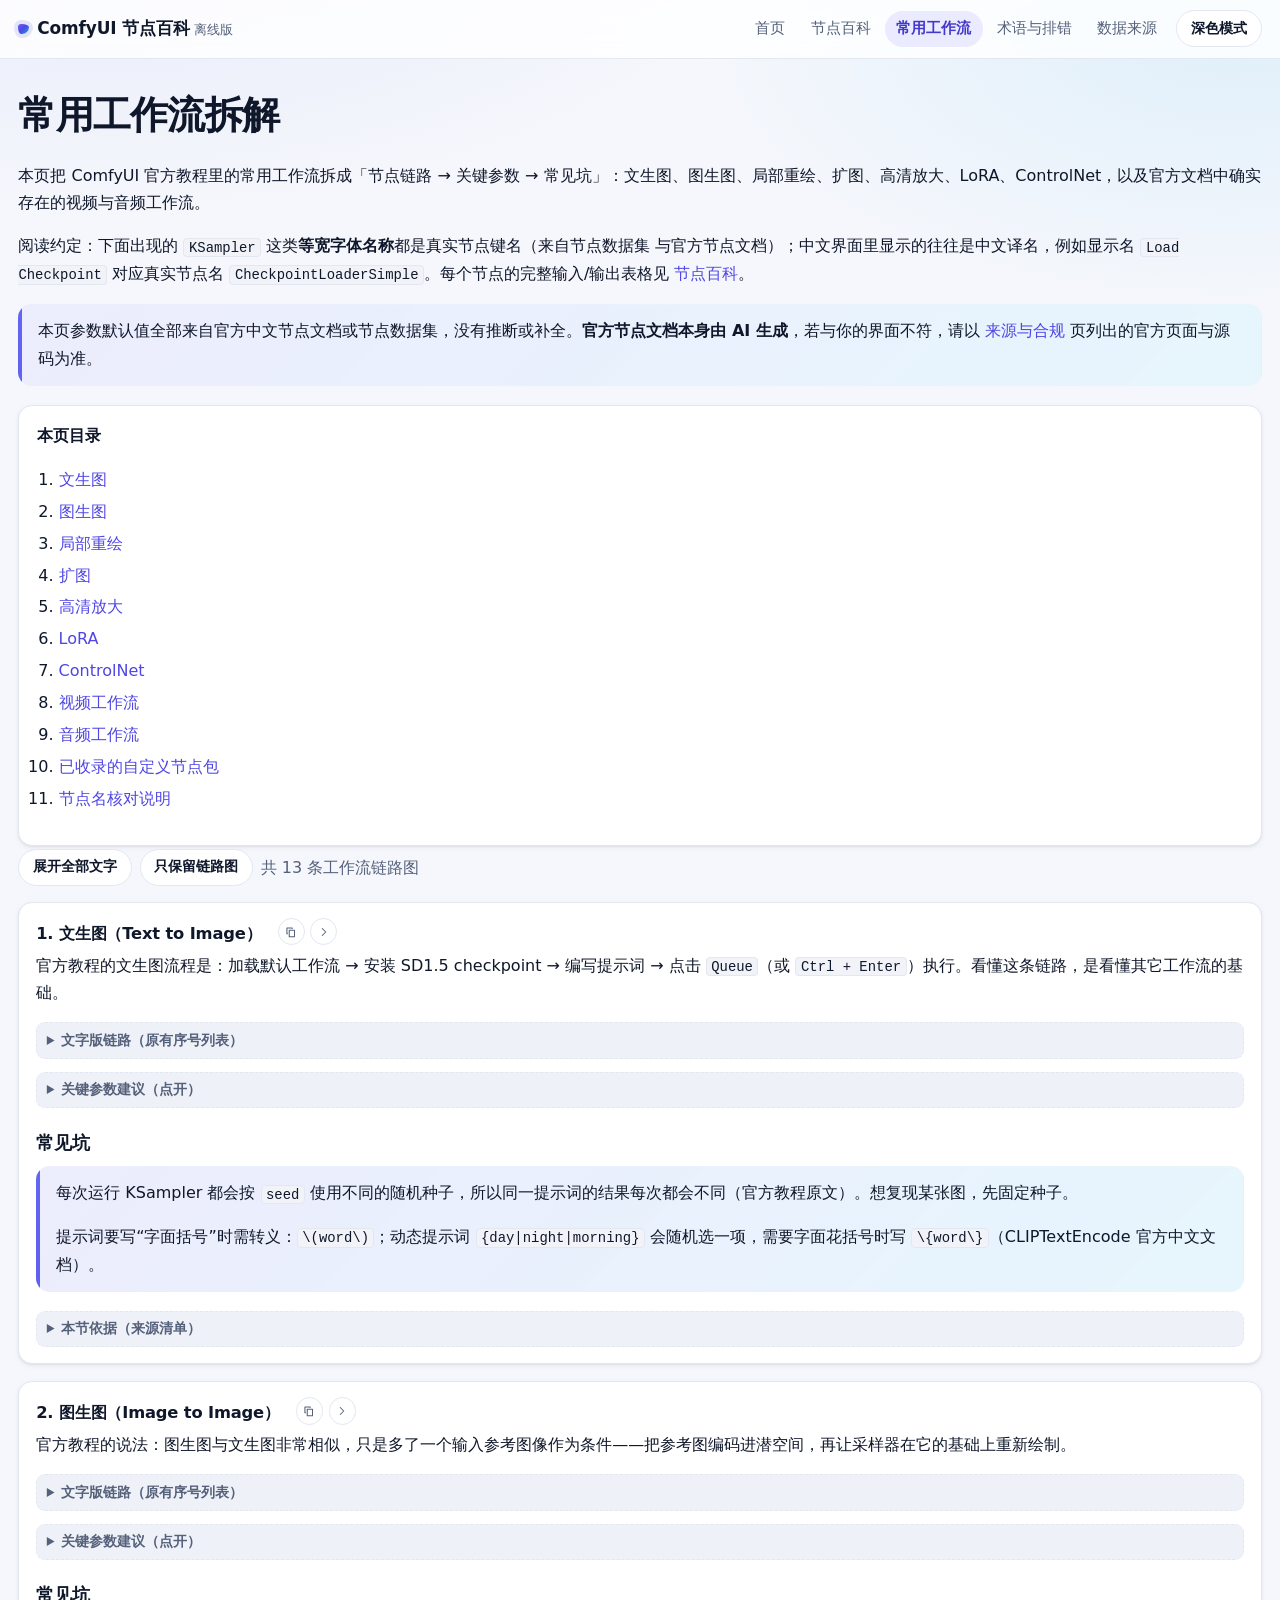
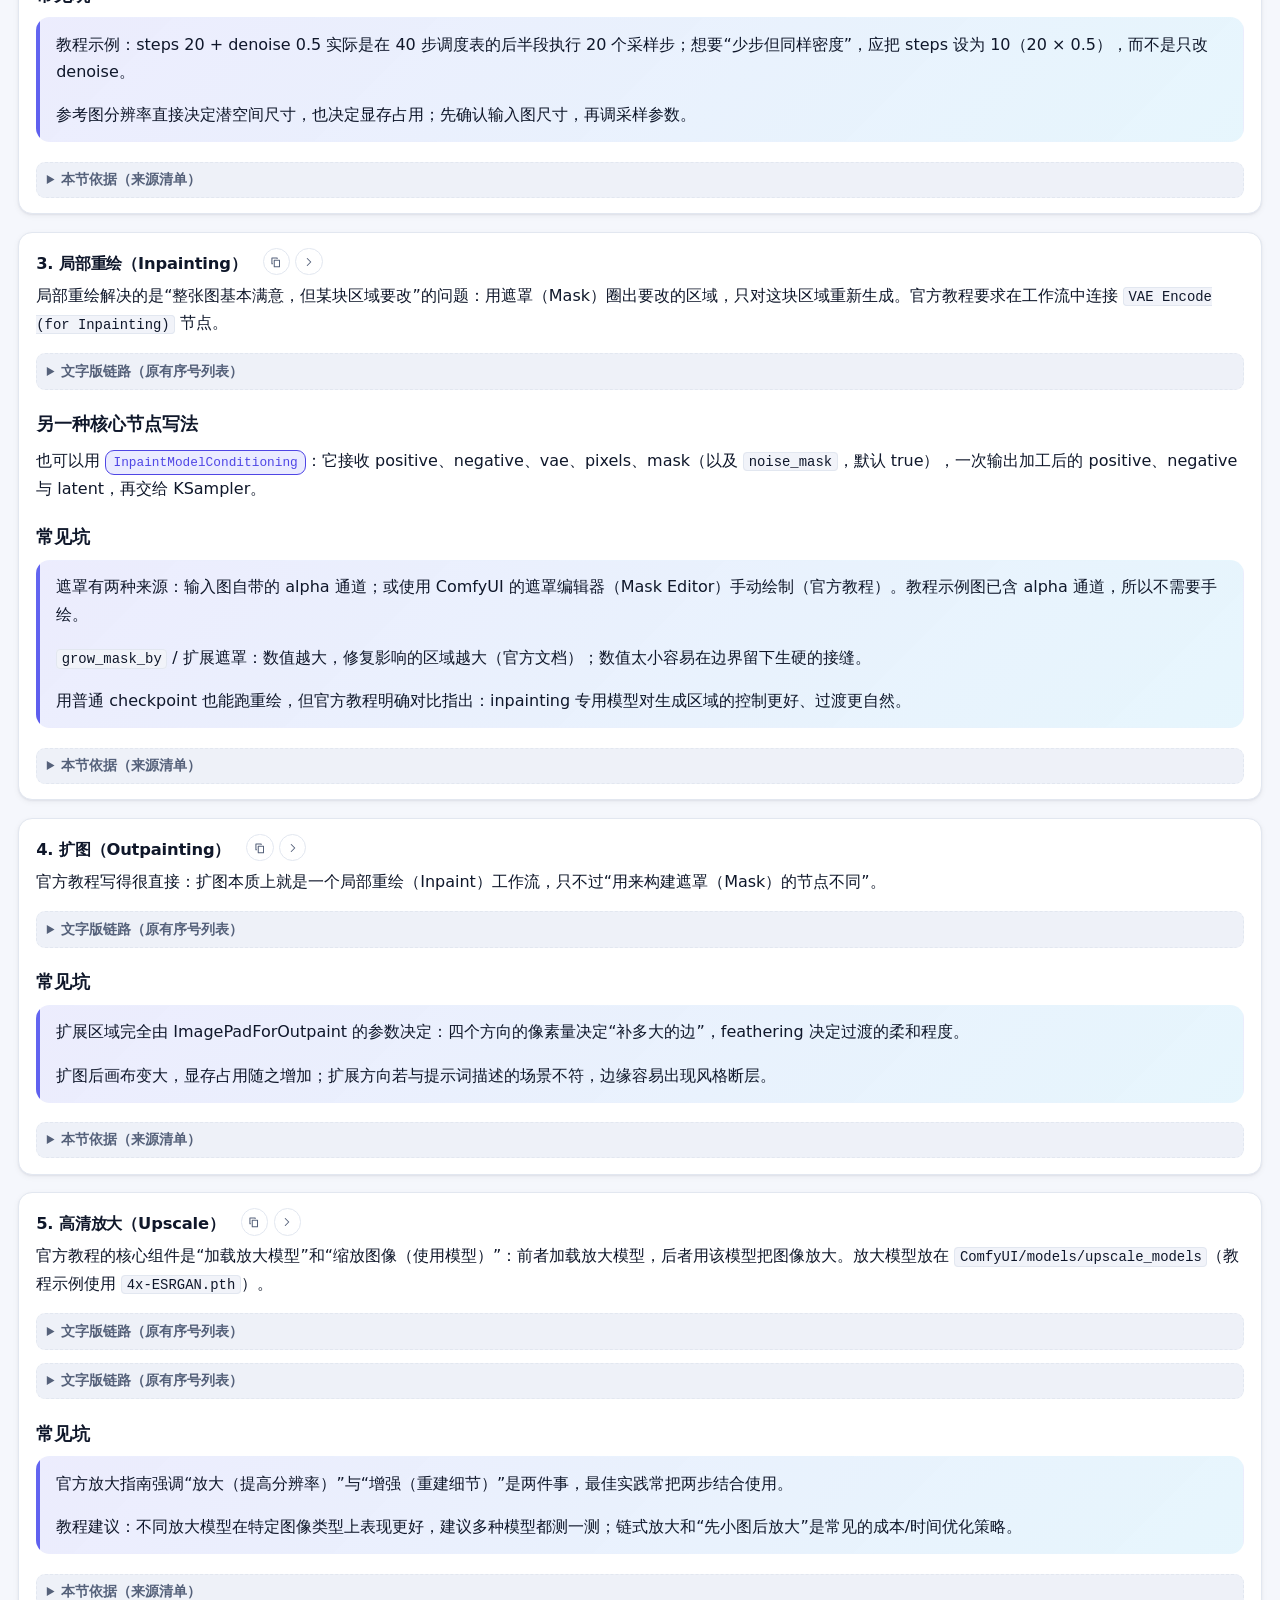
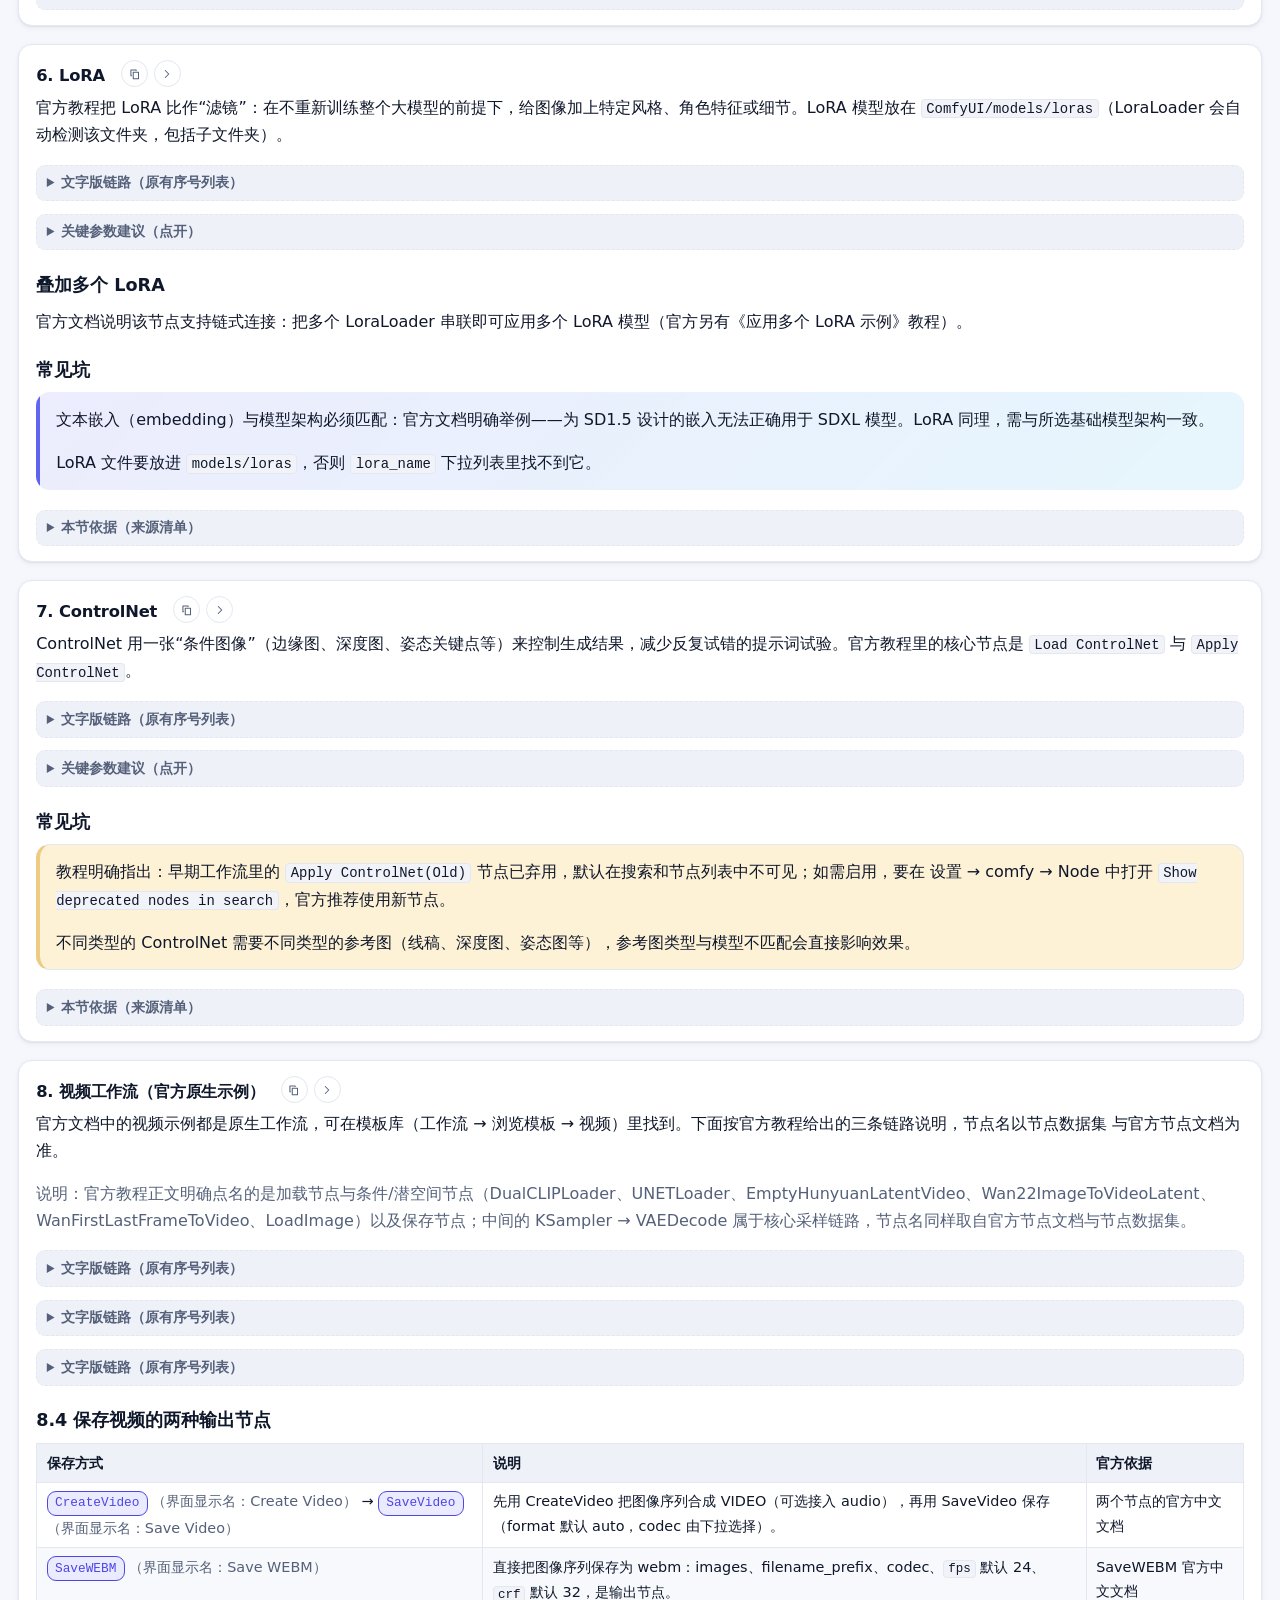
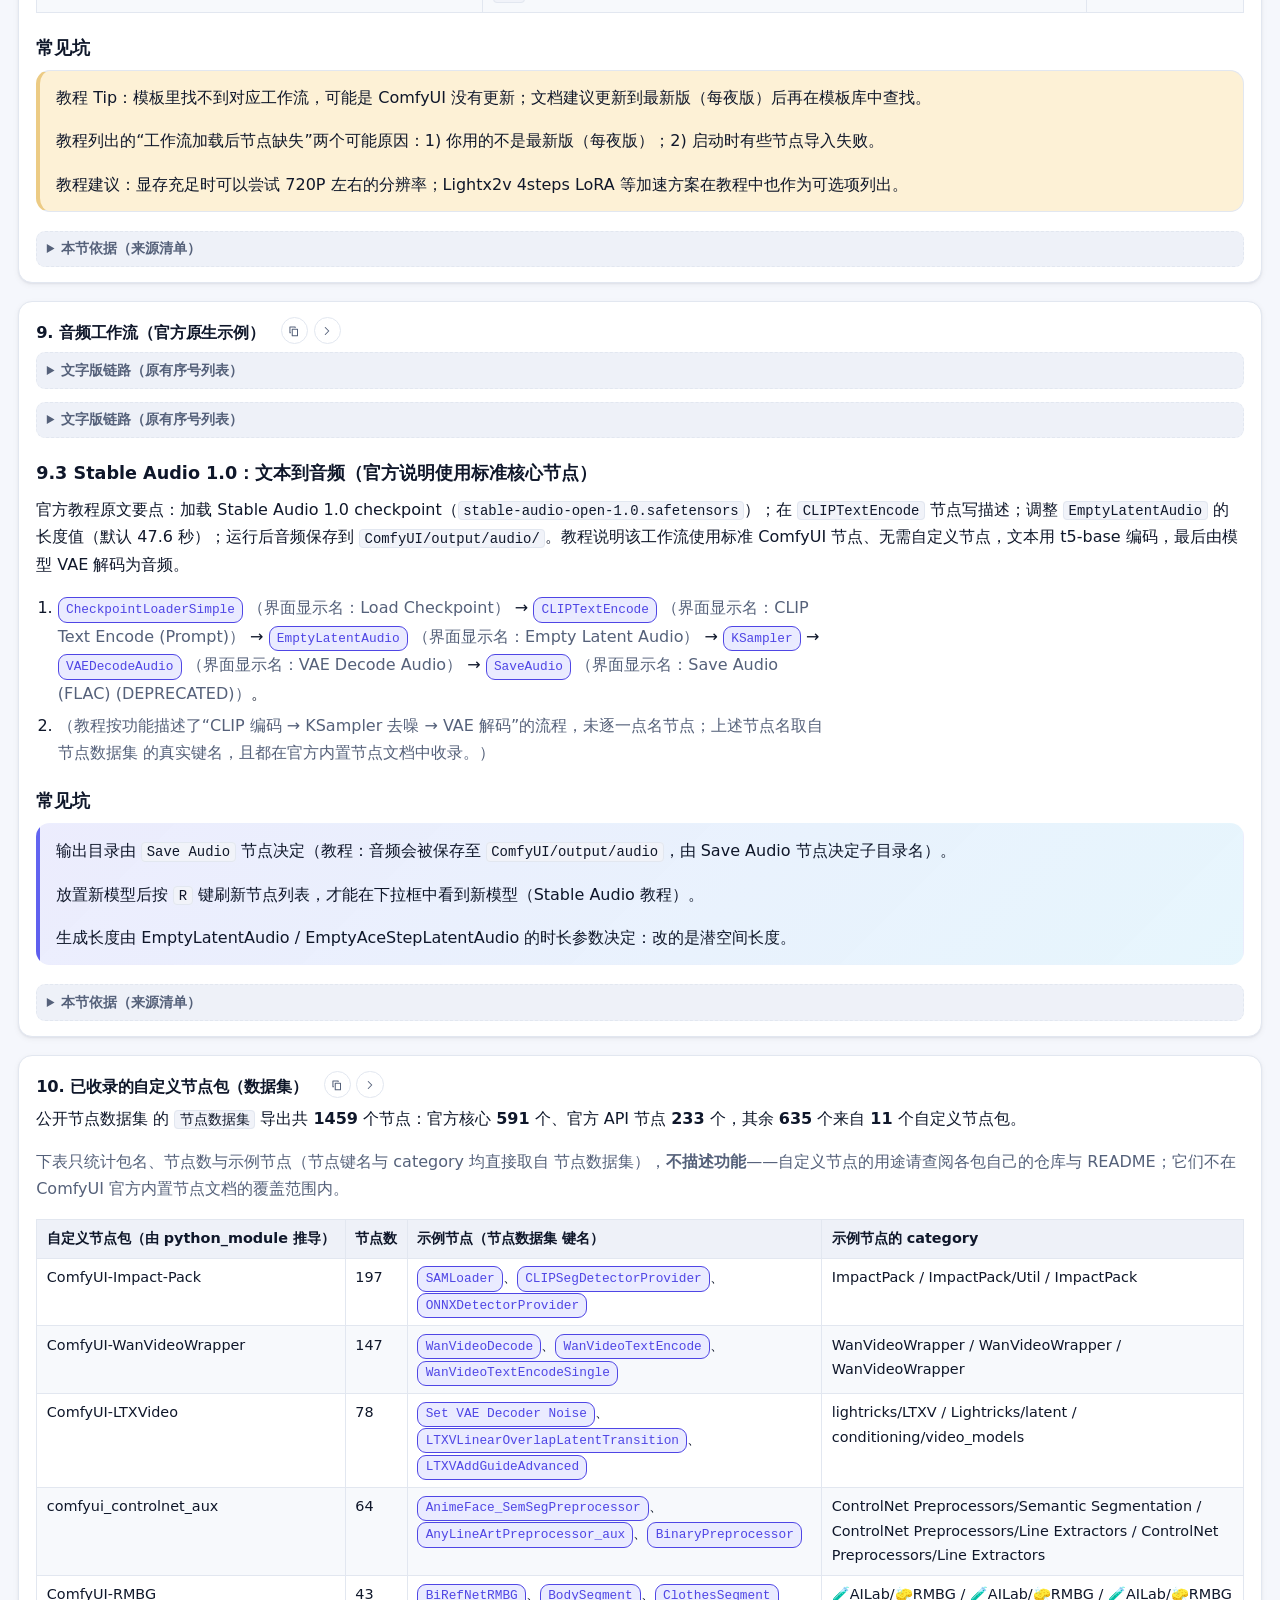
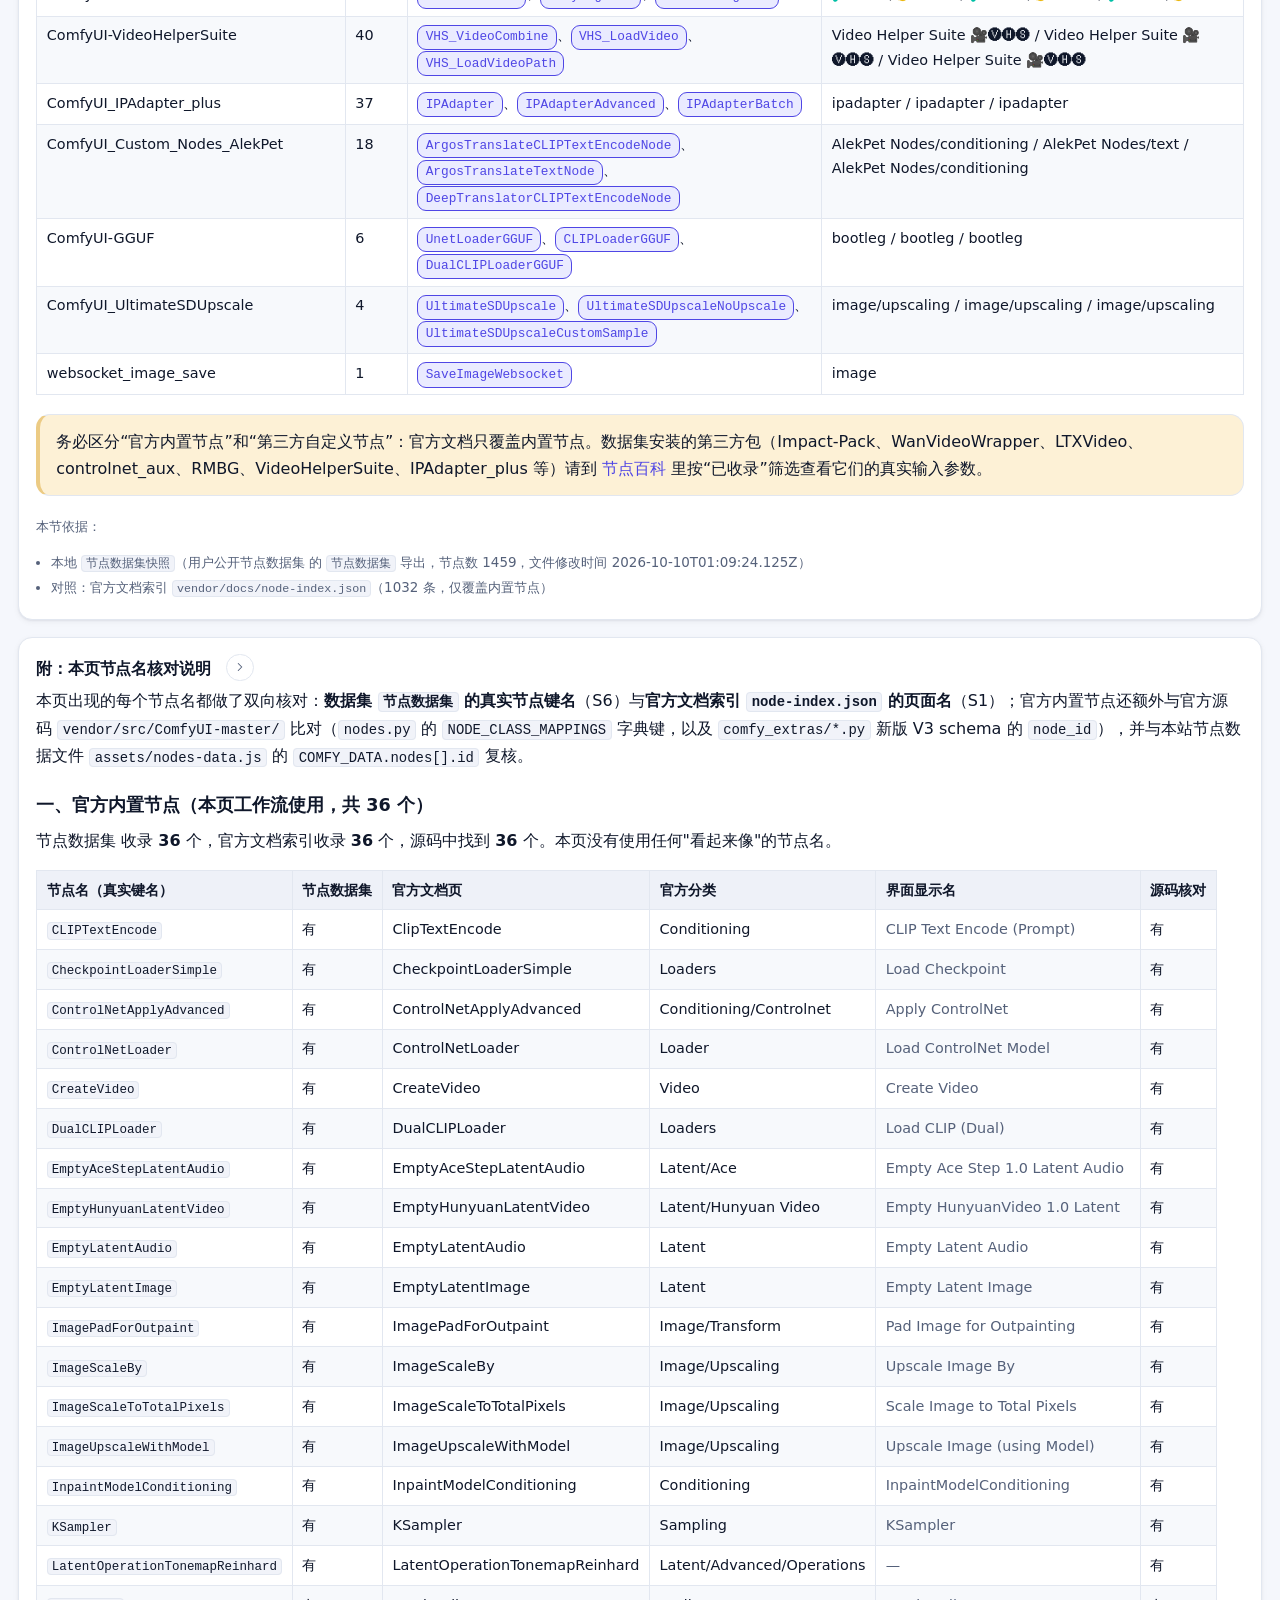
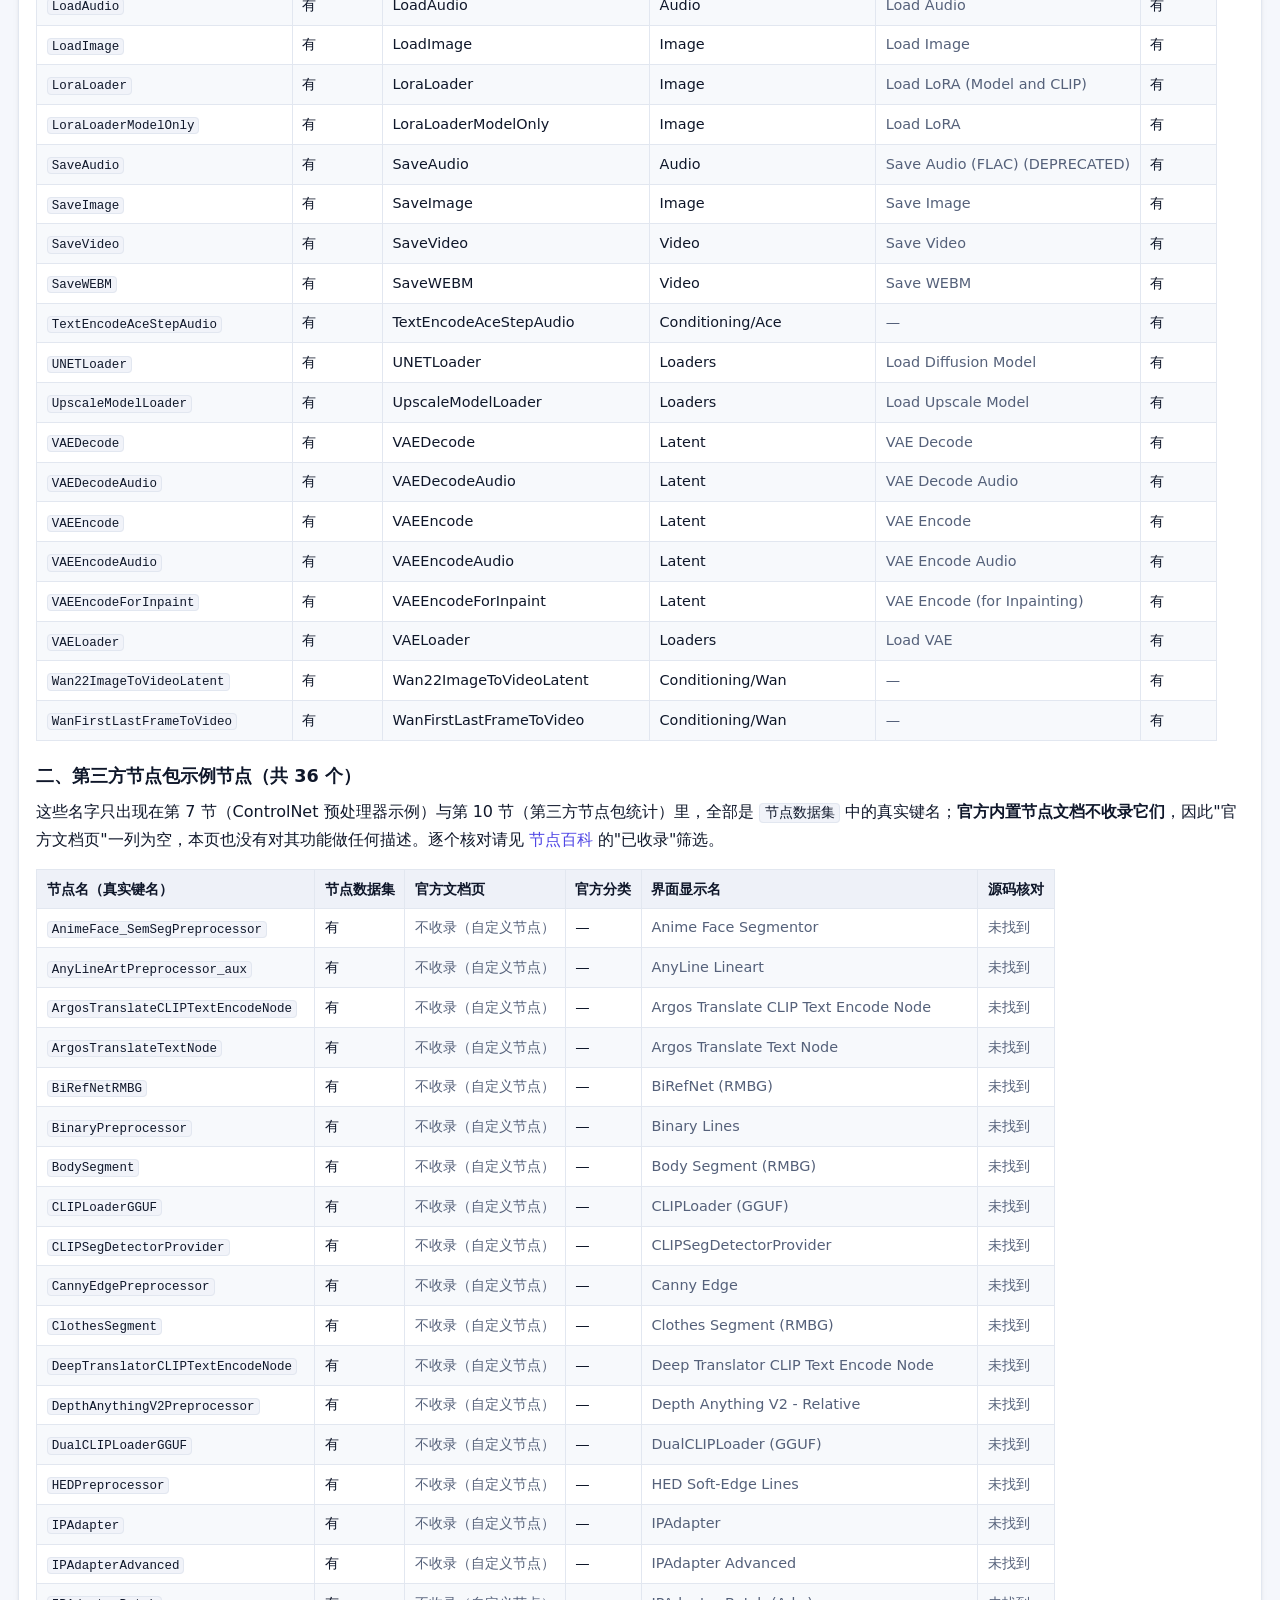
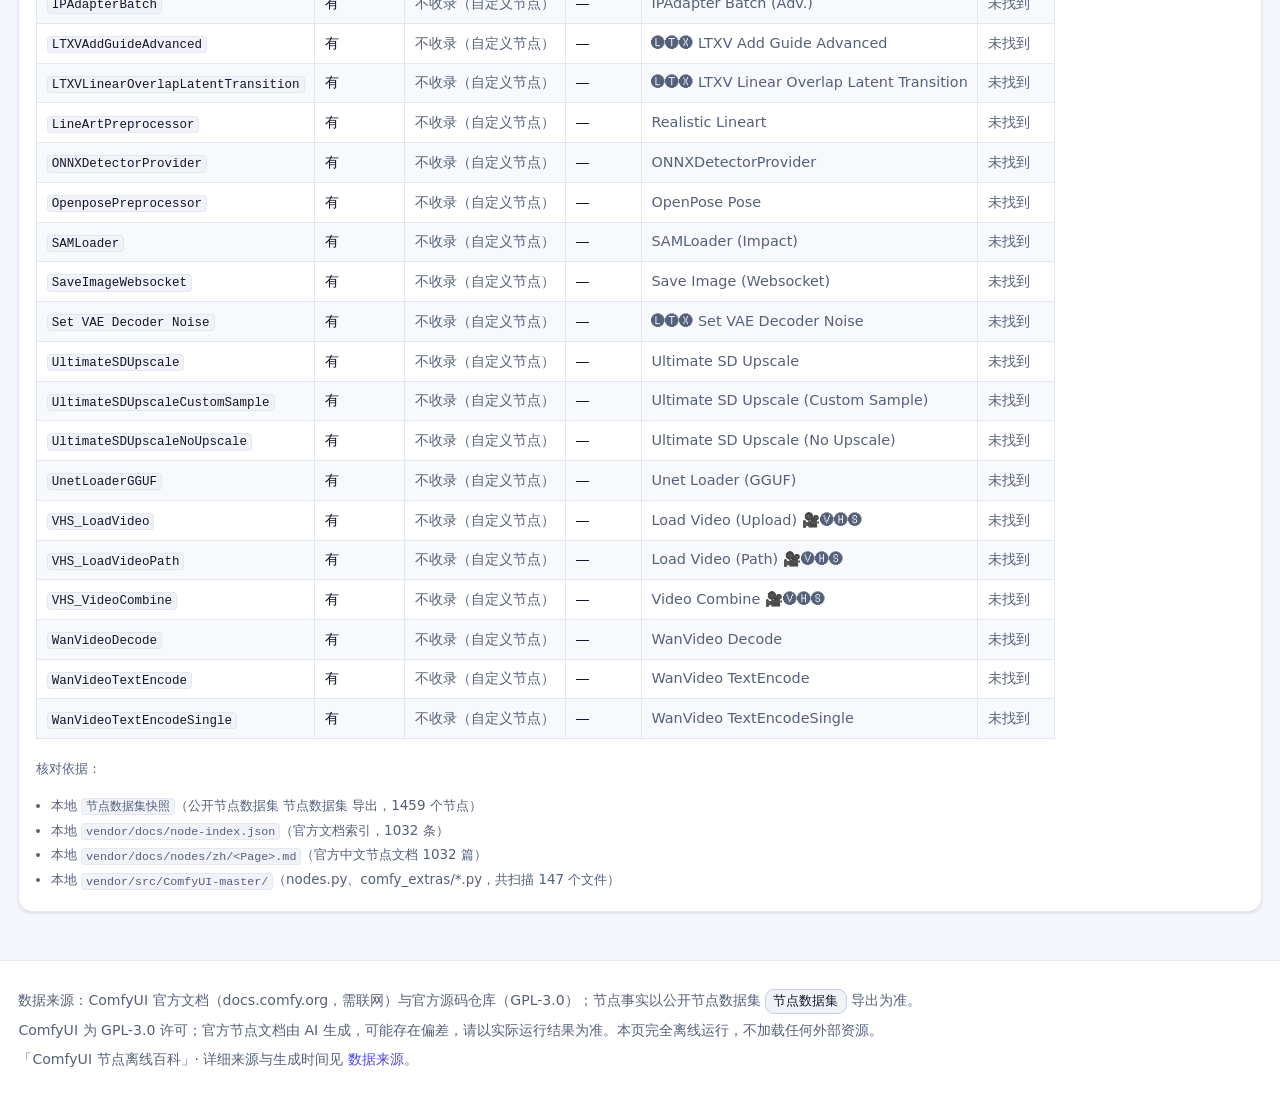
<file: workflows.html>
<!DOCTYPE html>
<html lang="zh-CN">
<head>
<meta charset="utf-8">
<meta name="viewport" content="width=device-width, initial-scale=1">
<title>常用工作流拆解 — ComfyUI 节点离线百科</title>
<link rel="stylesheet" href="assets/style.css">
</head>
<body>
<a class="skip-link" href="#main">跳到主要内容</a>
<header class="site-header">
  <div class="container">
    <a class="site-brand" href="index.html">ComfyUI 节点百科<span class="site-brand-sub">离线版</span></a>
    <nav class="site-nav" aria-label="站点导航">
      <a href="index.html">首页</a>
      <a href="nodes.html">节点百科</a>
      <a href="workflows.html">常用工作流</a>
      <a href="faq.html">术语与排错</a>
      <a href="sources.html">数据来源</a>
      <button class="btn theme-toggle" type="button" data-theme-toggle aria-pressed="false">深色模式</button>
    </nav>
  </div>
</header>
<main class="site-main" id="main" tabindex="-1"><div class="container">
<h1>常用工作流拆解</h1>
<p>本页把 ComfyUI 官方教程里的常用工作流拆成「节点链路 → 关键参数 → 常见坑」：文生图、图生图、局部重绘、扩图、高清放大、LoRA、ControlNet，以及官方文档中确实存在的视频与音频工作流。</p>
<p>阅读约定：下面出现的 <code class="code">KSampler</code> 这类<strong>等宽字体名称</strong>都是真实节点键名（来自节点数据集 与官方节点文档）；中文界面里显示的往往是中文译名，例如显示名 <code class="code">Load Checkpoint</code> 对应真实节点名 <code class="code">CheckpointLoaderSimple</code>。每个节点的完整输入/输出表格见 <a href="nodes.html">节点百科</a>。</p>
<div class="callout">
  <p>本页参数默认值全部来自官方中文节点文档或节点数据集，没有推断或补全。<strong>官方节点文档本身由 AI 生成</strong>，若与你的界面不符，请以 <a href="sources.html">来源与合规</a> 页列出的官方页面与源码为准。</p>
</div>
<div class="panel">
  <p class="card-title">本页目录</p>
  <ol class="prose"><li><a href="#t2i">文生图</a></li><li><a href="#i2i">图生图</a></li><li><a href="#inpaint">局部重绘</a></li><li><a href="#outpaint">扩图</a></li><li><a href="#upscale">高清放大</a></li><li><a href="#lora">LoRA</a></li><li><a href="#controlnet">ControlNet</a></li><li><a href="#video">视频工作流</a></li><li><a href="#audio">音频工作流</a></li><li><a href="#local-packs">已收录的自定义节点包</a></li><li><a href="#check">节点名核对说明</a></li></ol>
</div>
<div class="wf-list">
<div class="wf-toolbar"></div>
<section class="card" id="t2i">
  <h2 class="card-title">1. 文生图（Text to Image）</h2>
  <p>官方教程的文生图流程是：加载默认工作流 → 安装 SD1.5 checkpoint → 编写提示词 → 点击 <code class="code">Queue</code>（或 <code class="code">Ctrl + Enter</code>）执行。看懂这条链路，是看懂其它工作流的基础。</p>
  <h3>节点链路</h3>
  <ol class="prose"><li><a class="node-chip" title="加载扩散模型 checkpoint 文件，并将其拆分为三个核心组件：用于对潜变量去噪的主模型、CLIP 文本编码器，以及 VAE 图像编码器/解码器。" href="nodes.html#CheckpointLoaderSimple">CheckpointLoaderSimple</a> <span class="muted">（界面显示名：Load Checkpoint）</span>：加载 checkpoint，并拆成 MODEL（主模型）、CLIP（文本编码器）、VAE（图像编解码器）三个输出端口。</li><li><a class="node-chip" title="Encodes 一段文本提示词，使用 CLIP 模型将其编码为嵌入，可用于引导扩散模型生成特定图像。" href="nodes.html#CLIPTextEncode">CLIPTextEncode</a> <span class="muted">（界面显示名：CLIP Text Encode (Prompt)）</span> × 2：把提示词编码为 CONDITIONING。接到 KSampler 的 <code class="code">positive</code> 的是正向提示词，接到 <code class="code">negative</code> 的是负向提示词。</li><li><a class="node-chip" title="EmptyLatentImage 节点用于生成具有指定尺寸和批次大小的空白潜空间表示。" href="nodes.html#EmptyLatentImage">EmptyLatentImage</a> <span class="muted">（界面显示名：Empty Latent Image）</span>：生成指定尺寸与批次大小的空白潜空间（默认 width / height / batch_size = 512 / 512 / 1）。</li><li><a class="node-chip" title="KSampler 的工作原理如下：它根据特定模型以及正向和负向条件，修改所提供的原始潜空间图像信息。" href="nodes.html#KSampler">KSampler</a>：去噪主节点，接收 MODEL、正负条件与潜空间图，输出采样后的 LATENT。</li><li><a class="node-chip" title="VAEDecode 节点专用于使用指定的变分自编码器（VAE）将潜在表示解码为图像。" href="nodes.html#VAEDecode">VAEDecode</a> <span class="muted">（界面显示名：VAE Decode）</span>：把 LATENT 解码为可保存的 IMAGE。</li><li><a class="node-chip" title="SaveImage 节点将输入的图像以 PNG 文件的形式保存到你的 ComfyUI 输出目录中。" href="nodes.html#SaveImage">SaveImage</a> <span class="muted">（界面显示名：Save Image）</span>：输出节点，把图像以 PNG 保存到 ComfyUI 输出目录。</li></ol>
  <h3>关键参数建议</h3>
  <table class="table"><thead><tr><th>参数 / 项</th><th>建议与说明</th><th>官方依据</th></tr></thead><tbody><tr><td><code class="code">steps</code> 步数</td><td>默认 20，范围 1~10000。官方说明：步数越多，结果越精确。</td><td>KSampler 官方中文文档</td></tr><tr><td><code class="code">cfg</code></td><td>默认 8.0，官方建议 6-8：控制生成图像与输入条件的匹配程度。</td><td>KSampler 官方中文文档</td></tr><tr><td><code class="code">sampler_name</code> / <code class="code">scheduler</code></td><td>采样器影响生成速度与风格；调度器控制噪声的移除方式。数据集可选采样器 44 项、调度器 9 项（取自 节点数据集）。</td><td>KSampler 文档 + 节点数据集</td></tr><tr><td><code class="code">seed</code> 种子</td><td>默认 0。官方说明：使用相同的种子将生成相同的图像。</td><td>KSampler 官方中文文档</td></tr><tr><td><code class="code">denoise</code> 降噪</td><td>默认 1.0。文生图保持 1.0（从纯噪声开始去噪）。</td><td>KSampler 官方中文文档</td></tr><tr><td>提示词写法</td><td>尽量用英文；提示词之间用英文逗号分隔；尽量用短语而不是长句；权重写法 <code class="code">(golden hour:1.2)</code>。</td><td>文生图官方教程</td></tr></tbody></table>
  <h3>常见坑</h3>
  <div class="callout">
    <p>每次运行 KSampler 都会按 <code class="code">seed</code> 使用不同的随机种子，所以同一提示词的结果每次都会不同（官方教程原文）。想复现某张图，先固定种子。</p>
    <p>提示词要写“字面括号”时需转义：<code class="code">\(word\)</code>；动态提示词 <code class="code">{day|night|morning}</code> 会随机选一项，需要字面花括号时写 <code class="code">\{word\}</code>（CLIPTextEncode 官方中文文档）。</p>
  </div>
  <div class="sources"><p class="muted">本节依据：</p><ul><li><a href="https://docs.comfy.org/zh/built-in-nodes/CheckpointLoaderSimple.md">CheckpointLoaderSimple 官方中文文档（需联网）</a> · 本地：<code class="code">vendor/docs/nodes/zh/CheckpointLoaderSimple.md</code></li><li><a href="https://docs.comfy.org/zh/built-in-nodes/ClipTextEncode.md">CLIPTextEncode 官方中文文档（需联网）</a> · 本地：<code class="code">vendor/docs/nodes/zh/ClipTextEncode.md</code></li><li><a href="https://docs.comfy.org/zh/built-in-nodes/EmptyLatentImage.md">EmptyLatentImage 官方中文文档（需联网）</a> · 本地：<code class="code">vendor/docs/nodes/zh/EmptyLatentImage.md</code></li><li><a href="https://docs.comfy.org/zh/built-in-nodes/KSampler.md">KSampler 官方中文文档（需联网）</a> · 本地：<code class="code">vendor/docs/nodes/zh/KSampler.md</code></li><li><a href="https://docs.comfy.org/zh/built-in-nodes/VAEDecode.md">VAEDecode 官方中文文档（需联网）</a> · 本地：<code class="code">vendor/docs/nodes/zh/VAEDecode.md</code></li><li><a href="https://docs.comfy.org/zh/built-in-nodes/SaveImage.md">SaveImage 官方中文文档（需联网）</a> · 本地：<code class="code">vendor/docs/nodes/zh/SaveImage.md</code></li><li><a href="https://docs.comfy.org/zh/tutorials/basic/text-to-image.md">ComfyUI 文生图工作流（官方教程）（需联网）</a> · 本地：<code class="code">未随节点文档一并下载</code></li></ul></div>
</section>
<section class="card" id="i2i">
  <h2 class="card-title">2. 图生图（Image to Image）</h2>
  <p>官方教程的说法：图生图与文生图非常相似，只是多了一个输入参考图像作为条件——把参考图编码进潜空间，再让采样器在它的基础上重新绘制。</p>
  <h3>节点链路</h3>
  <ol class="prose"><li><a class="node-chip" title="加载扩散模型 checkpoint 文件，并将其拆分为三个核心组件：用于对潜变量去噪的主模型、CLIP 文本编码器，以及 VAE 图像编码器/解码器。" href="nodes.html#CheckpointLoaderSimple">CheckpointLoaderSimple</a> <span class="muted">（界面显示名：Load Checkpoint）</span>：提供 MODEL / CLIP / VAE。</li><li><a class="node-chip" title="LoadImage 节点用于从指定路径加载并预处理图像。" href="nodes.html#LoadImage">LoadImage</a> <span class="muted">（界面显示名：Load Image）</span>：上传参考图像（输出 IMAGE，同时输出 MASK）。</li><li><a class="node-chip" title="此节点用于使用指定的 VAE 模型将图像编码为潜在空间表示。" href="nodes.html#VAEEncode">VAEEncode</a> <span class="muted">（界面显示名：VAE Encode）</span>：把 IMAGE 编码成 LATENT，作为采样起点。</li><li><a class="node-chip" title="Encodes 一段文本提示词，使用 CLIP 模型将其编码为嵌入，可用于引导扩散模型生成特定图像。" href="nodes.html#CLIPTextEncode">CLIPTextEncode</a> <span class="muted">（界面显示名：CLIP Text Encode (Prompt)）</span> × 2：正向与负向提示词。</li><li><a class="node-chip" title="KSampler 的工作原理如下：它根据特定模型以及正向和负向条件，修改所提供的原始潜空间图像信息。" href="nodes.html#KSampler">KSampler</a>：关键参数是 <code class="code">denoise</code>，图生图必须 <strong>小于 1</strong>。</li><li><a class="node-chip" title="VAEDecode 节点专用于使用指定的变分自编码器（VAE）将潜在表示解码为图像。" href="nodes.html#VAEDecode">VAEDecode</a> <span class="muted">（界面显示名：VAE Decode）</span> → <a class="node-chip" title="SaveImage 节点将输入的图像以 PNG 文件的形式保存到你的 ComfyUI 输出目录中。" href="nodes.html#SaveImage">SaveImage</a> <span class="muted">（界面显示名：Save Image）</span>：解码并保存结果。</li></ol>
  <h3>关键参数建议</h3>
  <table class="table"><thead><tr><th>参数 / 项</th><th>建议与说明</th><th>官方依据</th></tr></thead><tbody><tr><td><code class="code">denoise</code> &lt; 1</td><td>denoise 值越小，生成图像与参考图像差异越小；值越大差异越大。</td><td>图生图官方教程</td></tr><tr><td><code class="code">denoise</code> = 1</td><td>潜空间图会变为完全随机的噪声，等同于空 Latent 图像节点的输出，参考图像的特征会全部丢失。</td><td>图生图官方教程</td></tr><tr><td><code class="code">denoise</code> = 0</td><td>官方说明：只有 denoise 为 0 时才完全不执行采样步。</td><td>图生图官方教程</td></tr><tr><td><code class="code">steps</code> 与 denoise 的关系</td><td>调低 denoise 不会减少实际执行的采样步数；ComfyUI 会按 steps / denoise（向下取整）构建调度表，再保留最后 steps + 1 个 sigma。若想在保持步长密度的情况下只采样部分噪声区间，把 steps 设为“运行步数 × denoise”。</td><td>图生图官方教程（原文说明）</td></tr></tbody></table>
  <h3>常见坑</h3>
  <div class="callout">
    <p>教程示例：steps 20 + denoise 0.5 实际是在 40 步调度表的后半段执行 20 个采样步；想要“少步但同样密度”，应把 steps 设为 10（20 × 0.5），而不是只改 denoise。</p>
    <p>参考图分辨率直接决定潜空间尺寸，也决定显存占用；先确认输入图尺寸，再调采样参数。</p>
  </div>
  <div class="sources"><p class="muted">本节依据：</p><ul><li><a href="https://docs.comfy.org/zh/built-in-nodes/CheckpointLoaderSimple.md">CheckpointLoaderSimple 官方中文文档（需联网）</a> · 本地：<code class="code">vendor/docs/nodes/zh/CheckpointLoaderSimple.md</code></li><li><a href="https://docs.comfy.org/zh/built-in-nodes/LoadImage.md">LoadImage 官方中文文档（需联网）</a> · 本地：<code class="code">vendor/docs/nodes/zh/LoadImage.md</code></li><li><a href="https://docs.comfy.org/zh/built-in-nodes/VAEEncode.md">VAEEncode 官方中文文档（需联网）</a> · 本地：<code class="code">vendor/docs/nodes/zh/VAEEncode.md</code></li><li><a href="https://docs.comfy.org/zh/built-in-nodes/ClipTextEncode.md">CLIPTextEncode 官方中文文档（需联网）</a> · 本地：<code class="code">vendor/docs/nodes/zh/ClipTextEncode.md</code></li><li><a href="https://docs.comfy.org/zh/built-in-nodes/KSampler.md">KSampler 官方中文文档（需联网）</a> · 本地：<code class="code">vendor/docs/nodes/zh/KSampler.md</code></li><li><a href="https://docs.comfy.org/zh/built-in-nodes/VAEDecode.md">VAEDecode 官方中文文档（需联网）</a> · 本地：<code class="code">vendor/docs/nodes/zh/VAEDecode.md</code></li><li><a href="https://docs.comfy.org/zh/built-in-nodes/SaveImage.md">SaveImage 官方中文文档（需联网）</a> · 本地：<code class="code">vendor/docs/nodes/zh/SaveImage.md</code></li><li><a href="https://docs.comfy.org/zh/tutorials/basic/image-to-image.md">ComfyUI 图生图工作流（官方教程）（需联网）</a> · 本地：<code class="code">未随节点文档一并下载</code></li></ul></div>
</section>
<section class="card" id="inpaint">
  <h2 class="card-title">3. 局部重绘（Inpainting）</h2>
  <p>局部重绘解决的是“整张图基本满意，但某块区域要改”的问题：用遮罩（Mask）圈出要改的区域，只对这块区域重新生成。官方教程要求在工作流中连接 <code class="code">VAE Encode (for Inpainting)</code> 节点。</p>
  <h3>节点链路（官方教程示例）</h3>
  <ol class="prose"><li><a class="node-chip" title="加载扩散模型 checkpoint 文件，并将其拆分为三个核心组件：用于对潜变量去噪的主模型、CLIP 文本编码器，以及 VAE 图像编码器/解码器。" href="nodes.html#CheckpointLoaderSimple">CheckpointLoaderSimple</a> <span class="muted">（界面显示名：Load Checkpoint）</span>：教程建议使用 inpainting 专用 checkpoint（例如 <code class="code">512-inpainting-ema.safetensors</code>），过渡更自然。</li><li><a class="node-chip" title="LoadImage 节点用于从指定路径加载并预处理图像。" href="nodes.html#LoadImage">LoadImage</a> <span class="muted">（界面显示名：Load Image）</span>：上传输入图像。教程示例图自带 alpha 透明度通道，可直接当作遮罩。</li><li><a class="node-chip" title="此节点专为将图像编码为适用于修复任务的潜在表示而设计，并包含额外的预处理步骤，以调整输入图像和遮罩，确保 VAE 模型能够进行最佳编码。" href="nodes.html#VAEEncodeForInpaint">VAEEncodeForInpaint</a> <span class="muted">（界面显示名：VAE Encode (for Inpainting)）</span>：接收 pixels、vae、mask，输出带噪声遮罩的 LATENT；<code class="code">grow_mask_by</code>（扩展遮罩）默认 6。</li><li><a class="node-chip" title="Encodes 一段文本提示词，使用 CLIP 模型将其编码为嵌入，可用于引导扩散模型生成特定图像。" href="nodes.html#CLIPTextEncode">CLIPTextEncode</a> <span class="muted">（界面显示名：CLIP Text Encode (Prompt)）</span> × 2：描述“要在遮罩区域里画什么”。</li><li><a class="node-chip" title="KSampler 的工作原理如下：它根据特定模型以及正向和负向条件，修改所提供的原始潜空间图像信息。" href="nodes.html#KSampler">KSampler</a> → <a class="node-chip" title="VAEDecode 节点专用于使用指定的变分自编码器（VAE）将潜在表示解码为图像。" href="nodes.html#VAEDecode">VAEDecode</a> <span class="muted">（界面显示名：VAE Decode）</span> → <a class="node-chip" title="SaveImage 节点将输入的图像以 PNG 文件的形式保存到你的 ComfyUI 输出目录中。" href="nodes.html#SaveImage">SaveImage</a> <span class="muted">（界面显示名：Save Image）</span>。</li></ol>
  <h3>另一种核心节点写法</h3>
  <p>也可以用 <a class="node-chip" title="InpaintModelConditioning 节点旨在简化修复模型的条件处理流程，支持集成和操作多种条件输入以定制修复输出。" href="nodes.html#InpaintModelConditioning">InpaintModelConditioning</a>：它接收 positive、negative、vae、pixels、mask（以及 <code class="code">noise_mask</code>，默认 true），一次输出加工后的 positive、negative 与 latent，再交给 KSampler。</p>
  <h3>常见坑</h3>
  <div class="callout">
    <p>遮罩有两种来源：输入图自带的 alpha 通道；或使用 ComfyUI 的遮罩编辑器（Mask Editor）手动绘制（官方教程）。教程示例图已含 alpha 通道，所以不需要手绘。</p>
    <p><code class="code">grow_mask_by</code> / 扩展遮罩：数值越大，修复影响的区域越大（官方文档）；数值太小容易在边界留下生硬的接缝。</p>
    <p>用普通 checkpoint 也能跑重绘，但官方教程明确对比指出：inpainting 专用模型对生成区域的控制更好、过渡更自然。</p>
  </div>
  <div class="sources"><p class="muted">本节依据：</p><ul><li><a href="https://docs.comfy.org/zh/built-in-nodes/CheckpointLoaderSimple.md">CheckpointLoaderSimple 官方中文文档（需联网）</a> · 本地：<code class="code">vendor/docs/nodes/zh/CheckpointLoaderSimple.md</code></li><li><a href="https://docs.comfy.org/zh/built-in-nodes/LoadImage.md">LoadImage 官方中文文档（需联网）</a> · 本地：<code class="code">vendor/docs/nodes/zh/LoadImage.md</code></li><li><a href="https://docs.comfy.org/zh/built-in-nodes/VAEEncodeForInpaint.md">VAEEncodeForInpaint 官方中文文档（需联网）</a> · 本地：<code class="code">vendor/docs/nodes/zh/VAEEncodeForInpaint.md</code></li><li><a href="https://docs.comfy.org/zh/built-in-nodes/InpaintModelConditioning.md">InpaintModelConditioning 官方中文文档（需联网）</a> · 本地：<code class="code">vendor/docs/nodes/zh/InpaintModelConditioning.md</code></li><li><a href="https://docs.comfy.org/zh/built-in-nodes/ClipTextEncode.md">CLIPTextEncode 官方中文文档（需联网）</a> · 本地：<code class="code">vendor/docs/nodes/zh/ClipTextEncode.md</code></li><li><a href="https://docs.comfy.org/zh/built-in-nodes/KSampler.md">KSampler 官方中文文档（需联网）</a> · 本地：<code class="code">vendor/docs/nodes/zh/KSampler.md</code></li><li><a href="https://docs.comfy.org/zh/built-in-nodes/VAEDecode.md">VAEDecode 官方中文文档（需联网）</a> · 本地：<code class="code">vendor/docs/nodes/zh/VAEDecode.md</code></li><li><a href="https://docs.comfy.org/zh/built-in-nodes/SaveImage.md">SaveImage 官方中文文档（需联网）</a> · 本地：<code class="code">vendor/docs/nodes/zh/SaveImage.md</code></li><li><a href="https://docs.comfy.org/zh/tutorials/basic/inpaint.md">ComfyUI 局部重绘工作流（官方教程）（需联网）</a> · 本地：<code class="code">未随节点文档一并下载</code></li></ul></div>
</section>
<section class="card" id="outpaint">
  <h2 class="card-title">4. 扩图（Outpainting）</h2>
  <p>官方教程写得很直接：扩图本质上就是一个局部重绘（Inpaint）工作流，只不过“用来构建遮罩（Mask）的节点不同”。</p>
  <h3>节点链路</h3>
  <ol class="prose"><li><a class="node-chip" title="LoadImage 节点用于从指定路径加载并预处理图像。" href="nodes.html#LoadImage">LoadImage</a> <span class="muted">（界面显示名：Load Image）</span>：上传要向外扩展的图像。</li><li><a class="node-chip" title="此节点专为外绘（outpainting）流程准备图像而设计，通过在图像周围添加填充区域来调整图像尺寸，确保与外绘算法兼容，从而便于在原始边界之外生成扩展的图像区域。" href="nodes.html#ImagePadForOutpaint">ImagePadForOutpaint</a> <span class="muted">（界面显示名：Pad Image for Outpainting）</span>：控制扩展方向与范围，输出扩展后的 IMAGE 与对应的 MASK（left / top / right / bottom 默认 0，feathering 默认 40）。</li><li><a class="node-chip" title="此节点专为将图像编码为适用于修复任务的潜在表示而设计，并包含额外的预处理步骤，以调整输入图像和遮罩，确保 VAE 模型能够进行最佳编码。" href="nodes.html#VAEEncodeForInpaint">VAEEncodeForInpaint</a> <span class="muted">（界面显示名：VAE Encode (for Inpainting)）</span>：把扩展图和遮罩编码成 LATENT。</li><li><a class="node-chip" title="KSampler 的工作原理如下：它根据特定模型以及正向和负向条件，修改所提供的原始潜空间图像信息。" href="nodes.html#KSampler">KSampler</a> → <a class="node-chip" title="VAEDecode 节点专用于使用指定的变分自编码器（VAE）将潜在表示解码为图像。" href="nodes.html#VAEDecode">VAEDecode</a> <span class="muted">（界面显示名：VAE Decode）</span> → <a class="node-chip" title="SaveImage 节点将输入的图像以 PNG 文件的形式保存到你的 ComfyUI 输出目录中。" href="nodes.html#SaveImage">SaveImage</a> <span class="muted">（界面显示名：Save Image）</span>。</li><li>模型：教程同样使用 inpainting 专用 checkpoint（<code class="code">512-inpainting-ema.safetensors</code>），并提示加载后在 <code class="code">Load Checkpoint</code>（中文界面：加载模型）中选中本地已安装的模型。</li></ol>
  <h3>常见坑</h3>
  <div class="callout">
    <p>扩展区域完全由 ImagePadForOutpaint 的参数决定：四个方向的像素量决定“补多大的边”，feathering 决定过渡的柔和程度。</p>
    <p>扩图后画布变大，显存占用随之增加；扩展方向若与提示词描述的场景不符，边缘容易出现风格断层。</p>
  </div>
  <div class="sources"><p class="muted">本节依据：</p><ul><li><a href="https://docs.comfy.org/zh/built-in-nodes/LoadImage.md">LoadImage 官方中文文档（需联网）</a> · 本地：<code class="code">vendor/docs/nodes/zh/LoadImage.md</code></li><li><a href="https://docs.comfy.org/zh/built-in-nodes/ImagePadForOutpaint.md">ImagePadForOutpaint 官方中文文档（需联网）</a> · 本地：<code class="code">vendor/docs/nodes/zh/ImagePadForOutpaint.md</code></li><li><a href="https://docs.comfy.org/zh/built-in-nodes/VAEEncodeForInpaint.md">VAEEncodeForInpaint 官方中文文档（需联网）</a> · 本地：<code class="code">vendor/docs/nodes/zh/VAEEncodeForInpaint.md</code></li><li><a href="https://docs.comfy.org/zh/built-in-nodes/KSampler.md">KSampler 官方中文文档（需联网）</a> · 本地：<code class="code">vendor/docs/nodes/zh/KSampler.md</code></li><li><a href="https://docs.comfy.org/zh/built-in-nodes/VAEDecode.md">VAEDecode 官方中文文档（需联网）</a> · 本地：<code class="code">vendor/docs/nodes/zh/VAEDecode.md</code></li><li><a href="https://docs.comfy.org/zh/built-in-nodes/SaveImage.md">SaveImage 官方中文文档（需联网）</a> · 本地：<code class="code">vendor/docs/nodes/zh/SaveImage.md</code></li><li><a href="https://docs.comfy.org/zh/tutorials/basic/outpaint.md">扩图工作流示例（官方教程）（需联网）</a> · 本地：<code class="code">未随节点文档一并下载</code></li></ul></div>
</section>
<section class="card" id="upscale">
  <h2 class="card-title">5. 高清放大（Upscale）</h2>
  <p>官方教程的核心组件是“加载放大模型”和“缩放图像（使用模型）”：前者加载放大模型，后者用该模型把图像放大。放大模型放在 <code class="code">ComfyUI/models/upscale_models</code>（教程示例使用 <code class="code">4x-ESRGAN.pth</code>）。</p>
  <h3>节点链路（基础放大）</h3>
  <ol class="prose"><li><a class="node-chip" title="LoadImage 节点用于从指定路径加载并预处理图像。" href="nodes.html#LoadImage">LoadImage</a> <span class="muted">（界面显示名：Load Image）</span>：上传要放大的图像。</li><li><a class="node-chip" title="此节点将检测位于 ComfyUI/models/upscalemodels 文件夹中的模型，同时也会读取在 extramodelpaths.yaml 文件中配置的其他路径中的模型。" href="nodes.html#UpscaleModelLoader">UpscaleModelLoader</a> <span class="muted">（界面显示名：Load Upscale Model）</span>：选择放大模型（教程：确保加载的是 <code class="code">4x-ESRGAN.pth</code>）。</li><li><a class="node-chip" title="此节点专为使用指定的放大模型对图像进行放大而设计。" href="nodes.html#ImageUpscaleWithModel">ImageUpscaleWithModel</a> <span class="muted">（界面显示名：Upscale Image (using Model)）</span>：接收 <code class="code">upscale_model</code> 与 <code class="code">image</code>，输出放大后的 IMAGE。</li><li><a class="node-chip" title="SaveImage 节点将输入的图像以 PNG 文件的形式保存到你的 ComfyUI 输出目录中。" href="nodes.html#SaveImage">SaveImage</a> <span class="muted">（界面显示名：Save Image）</span>：保存结果。</li></ol>
  <h3>组合流水线（官方教程）</h3>
  <ol class="prose"><li>把文生图的输出图像直接连接到放大节点，形成“生成 + 增强”流水线。</li><li>链式放大：串联多个放大节点（例如 2x → 4x）实现更高倍率。</li><li><a class="node-chip" title="ImageScaleBy 节点旨在通过指定的缩放因子，使用多种插值方法对图像进行放大。" href="nodes.html#ImageScaleBy">ImageScaleBy</a> <span class="muted">（界面显示名：Upscale Image By）</span>：不依赖模型，按 <code class="code">scale_by</code>（默认 1）与 <code class="code">upscale_method</code>（nearest-exact / bilinear / area / bicubic / lanczos）直接缩放。</li><li><a class="node-chip" title="ImageScaleToTotalPixels 节点用于将图像调整至指定的总像素数，同时保持原始宽高比。" href="nodes.html#ImageScaleToTotalPixels">ImageScaleToTotalPixels</a> <span class="muted">（界面显示名：Scale Image to Total Pixels）</span>：按总像素数缩放（<code class="code">megapixels</code> 默认 1、<code class="code">resolution_steps</code> 默认 1）。官方放大指南提到：对 SeedVR2 这类模型，放大前先用它把图像缩小到 0.35 百万像素效果更好。</li></ol>
  <h3>常见坑</h3>
  <div class="callout">
    <p>官方放大指南强调“放大（提高分辨率）”与“增强（重建细节）”是两件事，最佳实践常把两步结合使用。</p>
    <p>教程建议：不同放大模型在特定图像类型上表现更好，建议多种模型都测一测；链式放大和“先小图后放大”是常见的成本/时间优化策略。</p>
  </div>
  <div class="sources"><p class="muted">本节依据：</p><ul><li><a href="https://docs.comfy.org/zh/built-in-nodes/LoadImage.md">LoadImage 官方中文文档（需联网）</a> · 本地：<code class="code">vendor/docs/nodes/zh/LoadImage.md</code></li><li><a href="https://docs.comfy.org/zh/built-in-nodes/UpscaleModelLoader.md">UpscaleModelLoader 官方中文文档（需联网）</a> · 本地：<code class="code">vendor/docs/nodes/zh/UpscaleModelLoader.md</code></li><li><a href="https://docs.comfy.org/zh/built-in-nodes/ImageUpscaleWithModel.md">ImageUpscaleWithModel 官方中文文档（需联网）</a> · 本地：<code class="code">vendor/docs/nodes/zh/ImageUpscaleWithModel.md</code></li><li><a href="https://docs.comfy.org/zh/built-in-nodes/ImageScaleBy.md">ImageScaleBy 官方中文文档（需联网）</a> · 本地：<code class="code">vendor/docs/nodes/zh/ImageScaleBy.md</code></li><li><a href="https://docs.comfy.org/zh/built-in-nodes/ImageScaleToTotalPixels.md">ImageScaleToTotalPixels 官方中文文档（需联网）</a> · 本地：<code class="code">vendor/docs/nodes/zh/ImageScaleToTotalPixels.md</code></li><li><a href="https://docs.comfy.org/zh/built-in-nodes/SaveImage.md">SaveImage 官方中文文档（需联网）</a> · 本地：<code class="code">vendor/docs/nodes/zh/SaveImage.md</code></li><li><a href="https://docs.comfy.org/zh/tutorials/basic/upscale.md">ComfyUI 图像放大工作流（官方教程）（需联网）</a> · 本地：<code class="code">未随节点文档一并下载</code></li><li><a href="https://docs.comfy.org/zh/tutorials/utility/image-upscale.md">ComfyUI 图像放大（官方指南）（需联网）</a> · 本地：<code class="code">未随节点文档一并下载</code></li></ul></div>
</section>
<section class="card" id="lora">
  <h2 class="card-title">6. LoRA</h2>
  <p>官方教程把 LoRA 比作“滤镜”：在不重新训练整个大模型的前提下，给图像加上特定风格、角色特征或细节。LoRA 模型放在 <code class="code">ComfyUI/models/loras</code>（LoraLoader 会自动检测该文件夹，包括子文件夹）。</p>
  <h3>节点链路</h3>
  <ol class="prose"><li><a class="node-chip" title="加载扩散模型 checkpoint 文件，并将其拆分为三个核心组件：用于对潜变量去噪的主模型、CLIP 文本编码器，以及 VAE 图像编码器/解码器。" href="nodes.html#CheckpointLoaderSimple">CheckpointLoaderSimple</a> <span class="muted">（界面显示名：Load Checkpoint）</span>：提供基础 MODEL 与 CLIP。</li><li><a class="node-chip" title="此节点会自动检测 LoRA 文件夹（包括子文件夹）中的模型，对应的模型路径为 ComfyUI\models\loras。" href="nodes.html#LoraLoader">LoraLoader</a> <span class="muted">（界面显示名：Load LoRA (Model and CLIP)）</span>：接收 model、clip、<code class="code">lora_name</code>、<code class="code">strength_model</code>、<code class="code">strength_clip</code>，输出应用了 LoRA 的 MODEL 与 CLIP。</li><li><a class="node-chip" title="Encodes 一段文本提示词，使用 CLIP 模型将其编码为嵌入，可用于引导扩散模型生成特定图像。" href="nodes.html#CLIPTextEncode">CLIPTextEncode</a> <span class="muted">（界面显示名：CLIP Text Encode (Prompt)）</span> × 2：提示词编码（使用 LoraLoader 输出的 CLIP）。</li><li><a class="node-chip" title="KSampler 的工作原理如下：它根据特定模型以及正向和负向条件，修改所提供的原始潜空间图像信息。" href="nodes.html#KSampler">KSampler</a>（使用 LoraLoader 输出的 MODEL）→ <a class="node-chip" title="VAEDecode 节点专用于使用指定的变分自编码器（VAE）将潜在表示解码为图像。" href="nodes.html#VAEDecode">VAEDecode</a> <span class="muted">（界面显示名：VAE Decode）</span> → <a class="node-chip" title="SaveImage 节点将输入的图像以 PNG 文件的形式保存到你的 ComfyUI 输出目录中。" href="nodes.html#SaveImage">SaveImage</a> <span class="muted">（界面显示名：Save Image）</span>。</li><li>只需要调整模型、不需要改 CLIP 时，可用 <a class="node-chip" title="此节点将检测位于 ComfyUI/models/loras 文件夹中的模型，同时也会读取在 extramodelpaths.yaml 文件中配置的其他路径中的模型。" href="nodes.html#LoraLoaderModelOnly">LoraLoaderModelOnly</a> <span class="muted">（界面显示名：Load LoRA）</span>：它只接收 model，输出 MODEL。</li></ol>
  <h3>关键参数建议（LoraLoader 官方中文文档）</h3>
  <table class="table"><thead><tr><th>参数</th><th>说明</th><th>官方依据</th></tr></thead><tbody><tr><td><code class="code">model</code></td><td>通常用于连接基础模型。</td><td>LoraLoader 文档</td></tr><tr><td><code class="code">clip</code></td><td>通常用于连接 CLIP 模型。</td><td>LoraLoader 文档</td></tr><tr><td><code class="code">lora_name</code></td><td>选择要使用的 LoRA 模型名称。</td><td>LoraLoader 文档</td></tr><tr><td><code class="code">strength_model</code> 模型强度</td><td>取值范围 -100.0 到 100.0，日常图像生成通常在 0~1 之间使用。数值越高，模型调整效果越明显。</td><td>LoraLoader 文档</td></tr><tr><td><code class="code">strength_clip</code> CLIP 强度</td><td>取值范围 -100.0 到 100.0，日常图像生成通常在 0~1 之间使用。数值越高，调整效果越明显。</td><td>LoraLoader 文档</td></tr></tbody></table>
  <h3>叠加多个 LoRA</h3>
  <p>官方文档说明该节点支持链式连接：把多个 LoraLoader 串联即可应用多个 LoRA 模型（官方另有《应用多个 LoRA 示例》教程）。</p>
  <h3>常见坑</h3>
  <div class="callout">
    <p>文本嵌入（embedding）与模型架构必须匹配：官方文档明确举例——为 SD1.5 设计的嵌入无法正确用于 SDXL 模型。LoRA 同理，需与所选基础模型架构一致。</p>
    <p>LoRA 文件要放进 <code class="code">models/loras</code>，否则 <code class="code">lora_name</code> 下拉列表里找不到它。</p>
  </div>
  <div class="sources"><p class="muted">本节依据：</p><ul><li><a href="https://docs.comfy.org/zh/built-in-nodes/CheckpointLoaderSimple.md">CheckpointLoaderSimple 官方中文文档（需联网）</a> · 本地：<code class="code">vendor/docs/nodes/zh/CheckpointLoaderSimple.md</code></li><li><a href="https://docs.comfy.org/zh/built-in-nodes/LoraLoader.md">LoraLoader 官方中文文档（需联网）</a> · 本地：<code class="code">vendor/docs/nodes/zh/LoraLoader.md</code></li><li><a href="https://docs.comfy.org/zh/built-in-nodes/LoraLoaderModelOnly.md">LoraLoaderModelOnly 官方中文文档（需联网）</a> · 本地：<code class="code">vendor/docs/nodes/zh/LoraLoaderModelOnly.md</code></li><li><a href="https://docs.comfy.org/zh/built-in-nodes/ClipTextEncode.md">CLIPTextEncode 官方中文文档（需联网）</a> · 本地：<code class="code">vendor/docs/nodes/zh/ClipTextEncode.md</code></li><li><a href="https://docs.comfy.org/zh/built-in-nodes/KSampler.md">KSampler 官方中文文档（需联网）</a> · 本地：<code class="code">vendor/docs/nodes/zh/KSampler.md</code></li><li><a href="https://docs.comfy.org/zh/built-in-nodes/VAEDecode.md">VAEDecode 官方中文文档（需联网）</a> · 本地：<code class="code">vendor/docs/nodes/zh/VAEDecode.md</code></li><li><a href="https://docs.comfy.org/zh/built-in-nodes/SaveImage.md">SaveImage 官方中文文档（需联网）</a> · 本地：<code class="code">vendor/docs/nodes/zh/SaveImage.md</code></li><li><a href="https://docs.comfy.org/zh/tutorials/basic/lora.md">ComfyUI LoRA 使用示例（官方教程）（需联网）</a> · 本地：<code class="code">未随节点文档一并下载</code></li><li><a href="https://docs.comfy.org/zh/tutorials/basic/multiple-loras.md">ComfyUI 应用多个 LoRA 示例（官方教程）（需联网）</a> · 本地：<code class="code">未随节点文档一并下载</code></li></ul></div>
</section>
<section class="card" id="controlnet">
  <h2 class="card-title">7. ControlNet</h2>
  <p>ControlNet 用一张“条件图像”（边缘图、深度图、姿态关键点等）来控制生成结果，减少反复试错的提示词试验。官方教程里的核心节点是 <code class="code">Load ControlNet</code> 与 <code class="code">Apply ControlNet</code>。</p>
  <h3>节点链路</h3>
  <ol class="prose"><li><a class="node-chip" title="LoadImage 节点用于从指定路径加载并预处理图像。" href="nodes.html#LoadImage">LoadImage</a> <span class="muted">（界面显示名：Load Image）</span>：上传控制用的参考图（教程示例为涂鸦图）。</li><li>预处理（按需）：教程说明 Comfy Core 节点中不包含所有类型的预处理器，实际使用常借助自定义节点（如 ComfyUI ControlNet aux、ComfyUI-Advanced-ControlNet）。已收录 <code class="code">comfyui_controlnet_aux</code>（64 个节点），真实节点名如 <a class="node-chip" href="nodes.html#CannyEdgePreprocessor">CannyEdgePreprocessor</a>、<a class="node-chip" href="nodes.html#OpenposePreprocessor">OpenposePreprocessor</a>、<a class="node-chip" href="nodes.html#DepthAnythingV2Preprocessor">DepthAnythingV2Preprocessor</a>、<a class="node-chip" href="nodes.html#LineArtPreprocessor">LineArtPreprocessor</a>、<a class="node-chip" href="nodes.html#HEDPreprocessor">HEDPreprocessor</a> 等（名称取自节点数据集）。</li><li><a class="node-chip" title="此节点将检测位于 ComfyUI/models/controlnet 文件夹中的模型，同时也会读取 extramodelpaths.yaml 文件中配置的其他路径中的模型。" href="nodes.html#ControlNetLoader">ControlNetLoader</a> <span class="muted">（界面显示名：Load ControlNet Model）</span>：加载 ControlNet 模型（models/controlnet 目录下的模型会被自动识别）。</li><li><a class="node-chip" title="此节点根据图像和控制网模型，对 conditioning 数据应用高级控制网变换。" href="nodes.html#ControlNetApplyAdvanced">ControlNetApplyAdvanced</a> <span class="muted">（界面显示名：Apply ControlNet）</span>：接收 positive、negative、control_net、image，以及 strength / start_percent / end_percent（可选 vae），输出处理过的正向与负向条件。</li><li><a class="node-chip" title="KSampler 的工作原理如下：它根据特定模型以及正向和负向条件，修改所提供的原始潜空间图像信息。" href="nodes.html#KSampler">KSampler</a> → <a class="node-chip" title="VAEDecode 节点专用于使用指定的变分自编码器（VAE）将潜在表示解码为图像。" href="nodes.html#VAEDecode">VAEDecode</a> <span class="muted">（界面显示名：VAE Decode）</span> → <a class="node-chip" title="SaveImage 节点将输入的图像以 PNG 文件的形式保存到你的 ComfyUI 输出目录中。" href="nodes.html#SaveImage">SaveImage</a> <span class="muted">（界面显示名：Save Image）</span>。</li><li><a class="node-chip" title="此节点会检测位于 ComfyUI/models/vae 文件夹中的模型，同时也会读取 extramodelpaths.yaml 文件中配置的其他路径下的模型。" href="nodes.html#VAELoader">VAELoader</a> <span class="muted">（界面显示名：Load VAE）</span>：教程示例使用独立 VAE（<code class="code">vae-ft-mse-840000-ema-pruned.safetensors</code>），按模型作者建议替换 checkpoint 内置 VAE。</li></ol>
  <h3>关键参数建议</h3>
  <table class="table"><thead><tr><th>参数 / 项</th><th>建议与说明</th><th>官方依据</th></tr></thead><tbody><tr><td><code class="code">strength</code> 控制强度</td><td>默认 1。教程：应用 ControlNet 的强度，越大则 ControlNet 对生成图像的影响越大。</td><td>ControlNet 官方教程</td></tr><tr><td><code class="code">start_percent</code></td><td>默认 0。教程：取值 0.2 表示引导在扩散过程完成 20% 时开始影响图像生成。</td><td>ControlNet 官方教程</td></tr><tr><td><code class="code">end_percent</code></td><td>默认 1。教程：取值 0.8 表示引导在扩散过程完成 80% 时停止影响图像生成。</td><td>ControlNet 官方教程</td></tr><tr><td><code class="code">control_net</code> / <code class="code">image</code></td><td>分别接入 ControlNetLoader 的模型输出与参考图；模型要与基础模型版本匹配（教程示例为 SD1.5 的 ControlNet V1.1）。</td><td>ControlNet 官方教程</td></tr><tr><td>多个 ControlNet</td><td>使用链式连接即可应用多个 ControlNet 模型（官方另有《混合 ControlNet 模型》教程）。</td><td>ControlNet 官方教程</td></tr></tbody></table>
  <h3>常见坑</h3>
  <div class="callout callout-warn">
    <p>教程明确指出：早期工作流里的 <code class="code">Apply ControlNet(Old)</code> 节点已弃用，默认在搜索和节点列表中不可见；如需启用，要在 设置 → comfy → Node 中打开 <code class="code">Show deprecated nodes in search</code>，官方推荐使用新节点。</p>
    <p>不同类型的 ControlNet 需要不同类型的参考图（线稿、深度图、姿态图等），参考图类型与模型不匹配会直接影响效果。</p>
  </div>
  <div class="sources"><p class="muted">本节依据：</p><ul><li><a href="https://docs.comfy.org/zh/built-in-nodes/LoadImage.md">LoadImage 官方中文文档（需联网）</a> · 本地：<code class="code">vendor/docs/nodes/zh/LoadImage.md</code></li><li><a href="https://docs.comfy.org/zh/built-in-nodes/ControlNetLoader.md">ControlNetLoader 官方中文文档（需联网）</a> · 本地：<code class="code">vendor/docs/nodes/zh/ControlNetLoader.md</code></li><li><a href="https://docs.comfy.org/zh/built-in-nodes/ControlNetApplyAdvanced.md">ControlNetApplyAdvanced 官方中文文档（需联网）</a> · 本地：<code class="code">vendor/docs/nodes/zh/ControlNetApplyAdvanced.md</code></li><li><a href="https://docs.comfy.org/zh/built-in-nodes/VAELoader.md">VAELoader 官方中文文档（需联网）</a> · 本地：<code class="code">vendor/docs/nodes/zh/VAELoader.md</code></li><li><a href="https://docs.comfy.org/zh/built-in-nodes/KSampler.md">KSampler 官方中文文档（需联网）</a> · 本地：<code class="code">vendor/docs/nodes/zh/KSampler.md</code></li><li><a href="https://docs.comfy.org/zh/built-in-nodes/VAEDecode.md">VAEDecode 官方中文文档（需联网）</a> · 本地：<code class="code">vendor/docs/nodes/zh/VAEDecode.md</code></li><li><a href="https://docs.comfy.org/zh/built-in-nodes/SaveImage.md">SaveImage 官方中文文档（需联网）</a> · 本地：<code class="code">vendor/docs/nodes/zh/SaveImage.md</code></li><li><a href="https://docs.comfy.org/zh/tutorials/controlnet/controlnet.md">ComfyUI ControlNet 使用示例（官方教程）（需联网）</a> · 本地：<code class="code">未随节点文档一并下载</code></li><li><a href="https://docs.comfy.org/zh/tutorials/controlnet/mixing-controlnets.md">ComfyUI 混合使用 ControlNet（官方教程）（需联网）</a> · 本地：<code class="code">未随节点文档一并下载</code></li></ul></div>
</section>
<section class="card" id="video">
  <h2 class="card-title">8. 视频工作流（官方原生示例）</h2>
  <p>官方文档中的视频示例都是原生工作流，可在模板库（工作流 → 浏览模板 → 视频）里找到。下面按官方教程给出的三条链路说明，节点名以节点数据集 与官方节点文档为准。</p>
  <p class="muted">说明：官方教程正文明确点名的是加载节点与条件/潜空间节点（DualCLIPLoader、UNETLoader、EmptyHunyuanLatentVideo、Wan22ImageToVideoLatent、WanFirstLastFrameToVideo、LoadImage）以及保存节点；中间的 KSampler → VAEDecode 属于核心采样链路，节点名同样取自官方节点文档与节点数据集。</p>
  <h3>8.1 Wan2.2 TI2V 5B（文生视频 / 图生视频混合版本）</h3>
  <ol class="prose"><li><a class="node-chip" title="UNETLoader 节点用于按名称加载 U-Net 模型，便于在系统中使用预训练的 U-Net 架构。" href="nodes.html#UNETLoader">UNETLoader</a> <span class="muted">（界面显示名：Load Diffusion Model）</span>（界面显示名：Load Diffusion Model）：加载扩散模型权重（<code class="code">weight_dtype</code> 可选 default / fp8_e4m3fn / fp8_e4m3fn_fast / fp8_e5m2）。</li><li><a class="node-chip" title="DualCLIPLoader 节点专为同时加载两个 CLIP 模型而设计，便于执行需要整合或比较两个模型特征的操作。" href="nodes.html#DualCLIPLoader">DualCLIPLoader</a> <span class="muted">（界面显示名：Load CLIP (Dual)）</span>：加载双文本编码器，<code class="code">type</code> 选项包含 hunyuan_video、flux、sd3、ltxv、ace 等。</li><li><a class="node-chip" title="LoadImage 节点用于从指定路径加载并预处理图像。" href="nodes.html#LoadImage">LoadImage</a> <span class="muted">（界面显示名：Load Image）</span>：做图生视频时上传起始图像。</li><li><a class="node-chip" title="Wan22ImageToVideoLatent 从图像创建视频潜表示。" href="nodes.html#Wan22ImageToVideoLatent">Wan22ImageToVideoLatent</a>：从图像创建视频潜表示（默认 1280 × 704，length 49，batch_size 1）。教程原文：可在该节点中调整尺寸设置和视频总帧数（length）。</li><li><a class="node-chip" title="KSampler 的工作原理如下：它根据特定模型以及正向和负向条件，修改所提供的原始潜空间图像信息。" href="nodes.html#KSampler">KSampler</a> → <a class="node-chip" title="VAEDecode 节点专用于使用指定的变分自编码器（VAE）将潜在表示解码为图像。" href="nodes.html#VAEDecode">VAEDecode</a> <span class="muted">（界面显示名：VAE Decode）</span> → <a class="node-chip" title="Create Video 节点将一系列图像合并为视频。" href="nodes.html#CreateVideo">CreateVideo</a> <span class="muted">（界面显示名：Create Video）</span>（images + fps，默认 30）→ <a class="node-chip" title="Save Video 节点将输入视频保存到你的 ComfyUI 输出目录。" href="nodes.html#SaveVideo">SaveVideo</a> <span class="muted">（界面显示名：Save Video）</span>（video + filename_prefix，默认 video/ComfyUI，format 默认 auto）。</li><li>教程 Tip：Wan2.2 5B 版本配合 ComfyUI 原生 offloading，应能很好地适配 8GB 显存。</li></ol>
  <h3>8.2 Wan2.2 14B FLF2V（首尾帧生视频）</h3>
  <ol class="prose"><li><a class="node-chip" title="LoadImage 节点用于从指定路径加载并预处理图像。" href="nodes.html#LoadImage">LoadImage</a> <span class="muted">（界面显示名：Load Image）</span> × 2：分别上传首帧与尾帧（教程示例文件名 <code class="code">video_wan2_2_14B_flf2v_start_image.png</code> 与 <code class="code">..._end_image.png</code>）。</li><li><a class="node-chip" title="WanFirstLastFrameToVideo 节点通过将起始帧和结束帧与文本提示组合，为视频生成准备条件。" href="nodes.html#WanFirstLastFrameToVideo">WanFirstLastFrameToVideo</a>：接收 positive、negative、vae 与 width / height / length / batch_size（默认 832 × 480，length 81）。教程提示：调整该节点中的尺寸设置。</li><li><a class="node-chip" title="KSampler 的工作原理如下：它根据特定模型以及正向和负向条件，修改所提供的原始潜空间图像信息。" href="nodes.html#KSampler">KSampler</a> → <a class="node-chip" title="VAEDecode 节点专用于使用指定的变分自编码器（VAE）将潜在表示解码为图像。" href="nodes.html#VAEDecode">VAEDecode</a> <span class="muted">（界面显示名：VAE Decode）</span> → <a class="node-chip" title="Create Video 节点将一系列图像合并为视频。" href="nodes.html#CreateVideo">CreateVideo</a> <span class="muted">（界面显示名：Create Video）</span> → <a class="node-chip" title="Save Video 节点将输入视频保存到你的 ComfyUI 输出目录。" href="nodes.html#SaveVideo">SaveVideo</a> <span class="muted">（界面显示名：Save Video）</span>。</li></ol>
  <h3>8.3 混元视频（HunyuanVideo）</h3>
  <ol class="prose"><li><a class="node-chip" title="DualCLIPLoader 节点专为同时加载两个 CLIP 模型而设计，便于执行需要整合或比较两个模型特征的操作。" href="nodes.html#DualCLIPLoader">DualCLIPLoader</a> <span class="muted">（界面显示名：Load CLIP (Dual)）</span>：加载文本编码器（教程要求确认其中已加载对应模型）。</li><li><a class="node-chip" title="EmptyHunyuanLatentVideo 节点与 EmptyLatentImage 节点类似。" href="nodes.html#EmptyHunyuanLatentVideo">EmptyHunyuanLatentVideo</a> <span class="muted">（界面显示名：Empty HunyuanVideo 1.0 Latent）</span>：创建空视频潜空间（width / height / length / batch_size，默认 848 × 480，length 25）。教程原文：把该节点 <code class="code">length</code> 设为 1 时，该模型可以生成静态图像。</li><li><a class="node-chip" title="KSampler 的工作原理如下：它根据特定模型以及正向和负向条件，修改所提供的原始潜空间图像信息。" href="nodes.html#KSampler">KSampler</a> → <a class="node-chip" title="VAEDecode 节点专用于使用指定的变分自编码器（VAE）将潜在表示解码为图像。" href="nodes.html#VAEDecode">VAEDecode</a> <span class="muted">（界面显示名：VAE Decode）</span> → <a class="node-chip" title="Create Video 节点将一系列图像合并为视频。" href="nodes.html#CreateVideo">CreateVideo</a> <span class="muted">（界面显示名：Create Video）</span> → <a class="node-chip" title="Save Video 节点将输入视频保存到你的 ComfyUI 输出目录。" href="nodes.html#SaveVideo">SaveVideo</a> <span class="muted">（界面显示名：Save Video）</span>。</li><li>图生视频：官方教程另提供 v1「concat」与 v2「replace」两条图生视频工作流；v2 只需换用 replace 版本的模型，并在 <code class="code">Load Diffusion Model</code> 中使用它。</li></ol>
  <h3>8.4 保存视频的两种输出节点</h3>
  <table class="table"><thead><tr><th>保存方式</th><th>说明</th><th>官方依据</th></tr></thead><tbody><tr><td><a class="node-chip" title="Create Video 节点将一系列图像合并为视频。" href="nodes.html#CreateVideo">CreateVideo</a> <span class="muted">（界面显示名：Create Video）</span> → <a class="node-chip" title="Save Video 节点将输入视频保存到你的 ComfyUI 输出目录。" href="nodes.html#SaveVideo">SaveVideo</a> <span class="muted">（界面显示名：Save Video）</span></td><td>先用 CreateVideo 把图像序列合成 VIDEO（可选接入 audio），再用 SaveVideo 保存（format 默认 auto，codec 由下拉选择）。</td><td>两个节点的官方中文文档</td></tr><tr><td><a class="node-chip" title="SaveWEBM 节点将一系列图像保存为 WEBM 视频文件。" href="nodes.html#SaveWEBM">SaveWEBM</a> <span class="muted">（界面显示名：Save WEBM）</span></td><td>直接把图像序列保存为 webm：images、filename_prefix、codec、<code class="code">fps</code> 默认 24、<code class="code">crf</code> 默认 32，是输出节点。</td><td>SaveWEBM 官方中文文档</td></tr></tbody></table>
  <h3>常见坑</h3>
  <div class="callout callout-warn">
    <p>教程 Tip：模板里找不到对应工作流，可能是 ComfyUI 没有更新；文档建议更新到最新版（每夜版）后再在模板库中查找。</p>
    <p>教程列出的“工作流加载后节点缺失”两个可能原因：1) 你用的不是最新版（每夜版）；2) 启动时有些节点导入失败。</p>
    <p>教程建议：显存充足时可以尝试 720P 左右的分辨率；Lightx2v 4steps LoRA 等加速方案在教程中也作为可选项列出。</p>
  </div>
  <div class="sources"><p class="muted">本节依据：</p><ul><li><a href="https://docs.comfy.org/zh/built-in-nodes/UNETLoader.md">UNETLoader 官方中文文档（需联网）</a> · 本地：<code class="code">vendor/docs/nodes/zh/UNETLoader.md</code></li><li><a href="https://docs.comfy.org/zh/built-in-nodes/DualCLIPLoader.md">DualCLIPLoader 官方中文文档（需联网）</a> · 本地：<code class="code">vendor/docs/nodes/zh/DualCLIPLoader.md</code></li><li><a href="https://docs.comfy.org/zh/built-in-nodes/LoadImage.md">LoadImage 官方中文文档（需联网）</a> · 本地：<code class="code">vendor/docs/nodes/zh/LoadImage.md</code></li><li><a href="https://docs.comfy.org/zh/built-in-nodes/Wan22ImageToVideoLatent.md">Wan22ImageToVideoLatent 官方中文文档（需联网）</a> · 本地：<code class="code">vendor/docs/nodes/zh/Wan22ImageToVideoLatent.md</code></li><li><a href="https://docs.comfy.org/zh/built-in-nodes/WanFirstLastFrameToVideo.md">WanFirstLastFrameToVideo 官方中文文档（需联网）</a> · 本地：<code class="code">vendor/docs/nodes/zh/WanFirstLastFrameToVideo.md</code></li><li><a href="https://docs.comfy.org/zh/built-in-nodes/EmptyHunyuanLatentVideo.md">EmptyHunyuanLatentVideo 官方中文文档（需联网）</a> · 本地：<code class="code">vendor/docs/nodes/zh/EmptyHunyuanLatentVideo.md</code></li><li><a href="https://docs.comfy.org/zh/built-in-nodes/KSampler.md">KSampler 官方中文文档（需联网）</a> · 本地：<code class="code">vendor/docs/nodes/zh/KSampler.md</code></li><li><a href="https://docs.comfy.org/zh/built-in-nodes/VAEDecode.md">VAEDecode 官方中文文档（需联网）</a> · 本地：<code class="code">vendor/docs/nodes/zh/VAEDecode.md</code></li><li><a href="https://docs.comfy.org/zh/built-in-nodes/CreateVideo.md">CreateVideo 官方中文文档（需联网）</a> · 本地：<code class="code">vendor/docs/nodes/zh/CreateVideo.md</code></li><li><a href="https://docs.comfy.org/zh/built-in-nodes/SaveVideo.md">SaveVideo 官方中文文档（需联网）</a> · 本地：<code class="code">vendor/docs/nodes/zh/SaveVideo.md</code></li><li><a href="https://docs.comfy.org/zh/built-in-nodes/SaveWEBM.md">SaveWEBM 官方中文文档（需联网）</a> · 本地：<code class="code">vendor/docs/nodes/zh/SaveWEBM.md</code></li><li><a href="https://docs.comfy.org/zh/tutorials/video/wan/wan2_2.md">Wan2.2 视频生成（官方教程）（需联网）</a> · 本地：<code class="code">未随节点文档一并下载</code></li><li><a href="https://docs.comfy.org/zh/tutorials/video/hunyuan/hunyuan-video.md">混元视频示例（官方教程）（需联网）</a> · 本地：<code class="code">未随节点文档一并下载</code></li></ul></div>
</section>
<section class="card" id="audio">
  <h2 class="card-title">9. 音频工作流（官方原生示例）</h2>
  <h3>9.1 ACE-Step：文本到音频（音乐生成）</h3>
  <ol class="prose"><li><a class="node-chip" title="加载扩散模型 checkpoint 文件，并将其拆分为三个核心组件：用于对潜变量去噪的主模型、CLIP 文本编码器，以及 VAE 图像编码器/解码器。" href="nodes.html#CheckpointLoaderSimple">CheckpointLoaderSimple</a> <span class="muted">（界面显示名：Load Checkpoint）</span>：教程要求确保加载 <code class="code">ace_step_v1_3.5b.safetensors</code>。</li><li><a class="node-chip" title="TextEncodeAceStepAudio 节点通过将标签（tags）和歌词（lyrics）组合为 token 来处理用于音频条件化的文本输入，并使用可调节的歌词强度进行编码。" href="nodes.html#TextEncodeAceStepAudio">TextEncodeAceStepAudio</a>：接收 clip、<code class="code">tags</code>（音乐风格等标签）、<code class="code">lyrics</code>（歌词）、<code class="code">lyrics_strength</code>（默认 1）。</li><li><a class="node-chip" title="Empty Ace Step 1.0 Latent Audio 节点为选定持续时间创建空的 latent 音频样本。" href="nodes.html#EmptyAceStepLatentAudio">EmptyAceStepLatentAudio</a> <span class="muted">（界面显示名：Empty Ace Step 1.0 Latent Audio）</span>：设置生成音乐的时长（seconds，默认 120）。</li><li><a class="node-chip" title="KSampler 的工作原理如下：它根据特定模型以及正向和负向条件，修改所提供的原始潜空间图像信息。" href="nodes.html#KSampler">KSampler</a> → <a class="node-chip" title="此节点使用变分自编码器（VAE）将音频潜空间表示转换回可播放的音频波形。" href="nodes.html#VAEDecodeAudio">VAEDecodeAudio</a> <span class="muted">（界面显示名：VAE Decode Audio）</span> → <a class="node-chip" title="此节点将音频数据保存为 FLAC 格式文件。" href="nodes.html#SaveAudio">SaveAudio</a> <span class="muted">（界面显示名：Save Audio (FLAC) (DEPRECATED)）</span>。</li><li>可选：<a class="node-chip" title="此节点会创建一个 latent 操作，用于对 latent 向量应用 Reinhard 色调映射。" href="nodes.html#LatentOperationTonemapReinhard">LatentOperationTonemapReinhard</a>（multiplier）——教程原文：可调整 <code class="code">multiplier</code> 来调整人声的音量大小，数字越大，人声音量越明显。</li></ol>
  <h3>9.2 ACE-Step：音频到音频</h3>
  <ol class="prose"><li><a class="node-chip" title="加载扩散模型 checkpoint 文件，并将其拆分为三个核心组件：用于对潜变量去噪的主模型、CLIP 文本编码器，以及 VAE 图像编码器/解码器。" href="nodes.html#CheckpointLoaderSimple">CheckpointLoaderSimple</a> <span class="muted">（界面显示名：Load Checkpoint）</span>：同样加载 <code class="code">ace_step_v1_3.5b.safetensors</code>。</li><li><a class="node-chip" title="LoadAudio 节点从输入目录加载音频文件，并将其转换为 ComfyUI 中其他音频节点可处理的格式。" href="nodes.html#LoadAudio">LoadAudio</a> <span class="muted">（界面显示名：Load Audio）</span>：上传输入音频。</li><li><a class="node-chip" title="VAE Encode Audio 节点使用变分自编码器（VAE）将音频数据转换为潜在表示。" href="nodes.html#VAEEncodeAudio">VAEEncodeAudio</a> <span class="muted">（界面显示名：VAE Encode Audio）</span>：把音频编码为潜空间（audio + vae）。</li><li><a class="node-chip" title="KSampler 的工作原理如下：它根据特定模型以及正向和负向条件，修改所提供的原始潜空间图像信息。" href="nodes.html#KSampler">KSampler</a>：教程原文——可通过控制 KSampler 的 <code class="code">denoise</code> 参数来调整与原始音频的差异程度。</li><li><a class="node-chip" title="TextEncodeAceStepAudio 节点通过将标签（tags）和歌词（lyrics）组合为 token 来处理用于音频条件化的文本输入，并使用可调节的歌词强度进行编码。" href="nodes.html#TextEncodeAceStepAudio">TextEncodeAceStepAudio</a>（可填 tags / lyrics，教程提示：提供歌词对音频编辑非常重要）→ <a class="node-chip" title="此节点使用变分自编码器（VAE）将音频潜空间表示转换回可播放的音频波形。" href="nodes.html#VAEDecodeAudio">VAEDecodeAudio</a> <span class="muted">（界面显示名：VAE Decode Audio）</span> → <a class="node-chip" title="此节点将音频数据保存为 FLAC 格式文件。" href="nodes.html#SaveAudio">SaveAudio</a> <span class="muted">（界面显示名：Save Audio (FLAC) (DEPRECATED)）</span>。</li></ol>
  <h3>9.3 Stable Audio 1.0：文本到音频（官方说明使用标准核心节点）</h3>
  <p>官方教程原文要点：加载 Stable Audio 1.0 checkpoint（<code class="code">stable-audio-open-1.0.safetensors</code>）；在 <code class="code">CLIPTextEncode</code> 节点写描述；调整 <code class="code">EmptyLatentAudio</code> 的长度值（默认 47.6 秒）；运行后音频保存到 <code class="code">ComfyUI/output/audio/</code>。教程说明该工作流使用标准 ComfyUI 节点、无需自定义节点，文本用 t5-base 编码，最后由模型 VAE 解码为音频。</p>
  <ol class="prose"><li><a class="node-chip" title="加载扩散模型 checkpoint 文件，并将其拆分为三个核心组件：用于对潜变量去噪的主模型、CLIP 文本编码器，以及 VAE 图像编码器/解码器。" href="nodes.html#CheckpointLoaderSimple">CheckpointLoaderSimple</a> <span class="muted">（界面显示名：Load Checkpoint）</span> → <a class="node-chip" title="Encodes 一段文本提示词，使用 CLIP 模型将其编码为嵌入，可用于引导扩散模型生成特定图像。" href="nodes.html#CLIPTextEncode">CLIPTextEncode</a> <span class="muted">（界面显示名：CLIP Text Encode (Prompt)）</span> → <a class="node-chip" title="Empty Latent Audio 节点会创建一个用于音频处理的空潜空间张量。" href="nodes.html#EmptyLatentAudio">EmptyLatentAudio</a> <span class="muted">（界面显示名：Empty Latent Audio）</span> → <a class="node-chip" title="KSampler 的工作原理如下：它根据特定模型以及正向和负向条件，修改所提供的原始潜空间图像信息。" href="nodes.html#KSampler">KSampler</a> → <a class="node-chip" title="此节点使用变分自编码器（VAE）将音频潜空间表示转换回可播放的音频波形。" href="nodes.html#VAEDecodeAudio">VAEDecodeAudio</a> <span class="muted">（界面显示名：VAE Decode Audio）</span> → <a class="node-chip" title="此节点将音频数据保存为 FLAC 格式文件。" href="nodes.html#SaveAudio">SaveAudio</a> <span class="muted">（界面显示名：Save Audio (FLAC) (DEPRECATED)）</span>。</li><li><span class="muted">（教程按功能描述了“CLIP 编码 → KSampler 去噪 → VAE 解码”的流程，未逐一点名节点；上述节点名取自节点数据集 的真实键名，且都在官方内置节点文档中收录。）</span></li></ol>
  <h3>常见坑</h3>
  <div class="callout">
    <p>输出目录由 <code class="code">Save Audio</code> 节点决定（教程：音频会被保存至 <code class="code">ComfyUI/output/audio</code>，由 Save Audio 节点决定子目录名）。</p>
    <p>放置新模型后按 <code class="code">R</code> 键刷新节点列表，才能在下拉框中看到新模型（Stable Audio 教程）。</p>
    <p>生成长度由 EmptyLatentAudio / EmptyAceStepLatentAudio 的时长参数决定：改的是潜空间长度。</p>
  </div>
  <div class="sources"><p class="muted">本节依据：</p><ul><li><a href="https://docs.comfy.org/zh/built-in-nodes/CheckpointLoaderSimple.md">CheckpointLoaderSimple 官方中文文档（需联网）</a> · 本地：<code class="code">vendor/docs/nodes/zh/CheckpointLoaderSimple.md</code></li><li><a href="https://docs.comfy.org/zh/built-in-nodes/TextEncodeAceStepAudio.md">TextEncodeAceStepAudio 官方中文文档（需联网）</a> · 本地：<code class="code">vendor/docs/nodes/zh/TextEncodeAceStepAudio.md</code></li><li><a href="https://docs.comfy.org/zh/built-in-nodes/EmptyAceStepLatentAudio.md">EmptyAceStepLatentAudio 官方中文文档（需联网）</a> · 本地：<code class="code">vendor/docs/nodes/zh/EmptyAceStepLatentAudio.md</code></li><li><a href="https://docs.comfy.org/zh/built-in-nodes/LatentOperationTonemapReinhard.md">LatentOperationTonemapReinhard 官方中文文档（需联网）</a> · 本地：<code class="code">vendor/docs/nodes/zh/LatentOperationTonemapReinhard.md</code></li><li><a href="https://docs.comfy.org/zh/built-in-nodes/LoadAudio.md">LoadAudio 官方中文文档（需联网）</a> · 本地：<code class="code">vendor/docs/nodes/zh/LoadAudio.md</code></li><li><a href="https://docs.comfy.org/zh/built-in-nodes/VAEEncodeAudio.md">VAEEncodeAudio 官方中文文档（需联网）</a> · 本地：<code class="code">vendor/docs/nodes/zh/VAEEncodeAudio.md</code></li><li><a href="https://docs.comfy.org/zh/built-in-nodes/KSampler.md">KSampler 官方中文文档（需联网）</a> · 本地：<code class="code">vendor/docs/nodes/zh/KSampler.md</code></li><li><a href="https://docs.comfy.org/zh/built-in-nodes/VAEDecodeAudio.md">VAEDecodeAudio 官方中文文档（需联网）</a> · 本地：<code class="code">vendor/docs/nodes/zh/VAEDecodeAudio.md</code></li><li><a href="https://docs.comfy.org/zh/built-in-nodes/SaveAudio.md">SaveAudio 官方中文文档（需联网）</a> · 本地：<code class="code">vendor/docs/nodes/zh/SaveAudio.md</code></li><li><a href="https://docs.comfy.org/zh/built-in-nodes/ClipTextEncode.md">CLIPTextEncode 官方中文文档（需联网）</a> · 本地：<code class="code">vendor/docs/nodes/zh/ClipTextEncode.md</code></li><li><a href="https://docs.comfy.org/zh/built-in-nodes/EmptyLatentAudio.md">EmptyLatentAudio 官方中文文档（需联网）</a> · 本地：<code class="code">vendor/docs/nodes/zh/EmptyLatentAudio.md</code></li><li><a href="https://docs.comfy.org/zh/tutorials/audio/ace-step/ace-step-v1.md">ComfyUI ACE-Step 原生示例（官方教程）（需联网）</a> · 本地：<code class="code">未随节点文档一并下载</code></li><li><a href="https://docs.comfy.org/zh/tutorials/audio/stable-audio/stable-audio-1.md">Stable Audio 1.0 工作流示例（官方教程）（需联网）</a> · 本地：<code class="code">未随节点文档一并下载</code></li></ul></div>
</section>
<section class="card" id="local-packs">
  <h2 class="card-title">10. 已收录的自定义节点包（数据集）</h2>
  <p>公开节点数据集 的 <code class="code">节点数据集</code> 导出共 <strong>1459</strong> 个节点：官方核心 <strong>591</strong> 个、官方 API 节点 <strong>233</strong> 个，其余 <strong>635</strong> 个来自 <strong>11</strong> 个自定义节点包。</p>
  <p class="muted">下表只统计包名、节点数与示例节点（节点键名与 category 均直接取自 节点数据集），<strong>不描述功能</strong>——自定义节点的用途请查阅各包自己的仓库与 README；它们不在 ComfyUI 官方内置节点文档的覆盖范围内。</p>
  <table class="table"><thead><tr><th>自定义节点包（由 python_module 推导）</th><th>节点数</th><th>示例节点（节点数据集 键名）</th><th>示例节点的 category</th></tr></thead><tbody><tr><td>ComfyUI-Impact-Pack</td><td>197</td><td><a class="node-chip" href="nodes.html#SAMLoader">SAMLoader</a>、<a class="node-chip" href="nodes.html#CLIPSegDetectorProvider">CLIPSegDetectorProvider</a>、<a class="node-chip" href="nodes.html#ONNXDetectorProvider">ONNXDetectorProvider</a></td><td>ImpactPack / ImpactPack/Util / ImpactPack</td></tr><tr><td>ComfyUI-WanVideoWrapper</td><td>147</td><td><a class="node-chip" href="nodes.html#WanVideoDecode">WanVideoDecode</a>、<a class="node-chip" href="nodes.html#WanVideoTextEncode">WanVideoTextEncode</a>、<a class="node-chip" href="nodes.html#WanVideoTextEncodeSingle">WanVideoTextEncodeSingle</a></td><td>WanVideoWrapper / WanVideoWrapper / WanVideoWrapper</td></tr><tr><td>ComfyUI-LTXVideo</td><td>78</td><td><a class="node-chip" href="nodes.html#Set%20VAE%20Decoder%20Noise">Set VAE Decoder Noise</a>、<a class="node-chip" href="nodes.html#LTXVLinearOverlapLatentTransition">LTXVLinearOverlapLatentTransition</a>、<a class="node-chip" href="nodes.html#LTXVAddGuideAdvanced">LTXVAddGuideAdvanced</a></td><td>lightricks/LTXV / Lightricks/latent / conditioning/video_models</td></tr><tr><td>comfyui_controlnet_aux</td><td>64</td><td><a class="node-chip" href="nodes.html#AnimeFace_SemSegPreprocessor">AnimeFace_SemSegPreprocessor</a>、<a class="node-chip" href="nodes.html#AnyLineArtPreprocessor_aux">AnyLineArtPreprocessor_aux</a>、<a class="node-chip" href="nodes.html#BinaryPreprocessor">BinaryPreprocessor</a></td><td>ControlNet Preprocessors/Semantic Segmentation / ControlNet Preprocessors/Line Extractors / ControlNet Preprocessors/Line Extractors</td></tr><tr><td>ComfyUI-RMBG</td><td>43</td><td><a class="node-chip" href="nodes.html#BiRefNetRMBG">BiRefNetRMBG</a>、<a class="node-chip" href="nodes.html#BodySegment">BodySegment</a>、<a class="node-chip" href="nodes.html#ClothesSegment">ClothesSegment</a></td><td>🧪AILab/🧽RMBG / 🧪AILab/🧽RMBG / 🧪AILab/🧽RMBG</td></tr><tr><td>ComfyUI-VideoHelperSuite</td><td>40</td><td><a class="node-chip" href="nodes.html#VHS_VideoCombine">VHS_VideoCombine</a>、<a class="node-chip" href="nodes.html#VHS_LoadVideo">VHS_LoadVideo</a>、<a class="node-chip" href="nodes.html#VHS_LoadVideoPath">VHS_LoadVideoPath</a></td><td>Video Helper Suite 🎥🅥🅗🅢 / Video Helper Suite 🎥🅥🅗🅢 / Video Helper Suite 🎥🅥🅗🅢</td></tr><tr><td>ComfyUI_IPAdapter_plus</td><td>37</td><td><a class="node-chip" href="nodes.html#IPAdapter">IPAdapter</a>、<a class="node-chip" href="nodes.html#IPAdapterAdvanced">IPAdapterAdvanced</a>、<a class="node-chip" href="nodes.html#IPAdapterBatch">IPAdapterBatch</a></td><td>ipadapter / ipadapter / ipadapter</td></tr><tr><td>ComfyUI_Custom_Nodes_AlekPet</td><td>18</td><td><a class="node-chip" href="nodes.html#ArgosTranslateCLIPTextEncodeNode">ArgosTranslateCLIPTextEncodeNode</a>、<a class="node-chip" href="nodes.html#ArgosTranslateTextNode">ArgosTranslateTextNode</a>、<a class="node-chip" href="nodes.html#DeepTranslatorCLIPTextEncodeNode">DeepTranslatorCLIPTextEncodeNode</a></td><td>AlekPet Nodes/conditioning / AlekPet Nodes/text / AlekPet Nodes/conditioning</td></tr><tr><td>ComfyUI-GGUF</td><td>6</td><td><a class="node-chip" href="nodes.html#UnetLoaderGGUF">UnetLoaderGGUF</a>、<a class="node-chip" href="nodes.html#CLIPLoaderGGUF">CLIPLoaderGGUF</a>、<a class="node-chip" href="nodes.html#DualCLIPLoaderGGUF">DualCLIPLoaderGGUF</a></td><td>bootleg / bootleg / bootleg</td></tr><tr><td>ComfyUI_UltimateSDUpscale</td><td>4</td><td><a class="node-chip" href="nodes.html#UltimateSDUpscale">UltimateSDUpscale</a>、<a class="node-chip" href="nodes.html#UltimateSDUpscaleNoUpscale">UltimateSDUpscaleNoUpscale</a>、<a class="node-chip" href="nodes.html#UltimateSDUpscaleCustomSample">UltimateSDUpscaleCustomSample</a></td><td>image/upscaling / image/upscaling / image/upscaling</td></tr><tr><td>websocket_image_save</td><td>1</td><td><a class="node-chip" href="nodes.html#SaveImageWebsocket">SaveImageWebsocket</a></td><td>image</td></tr></tbody></table>
  <div class="callout callout-warn">
    <p>务必区分“官方内置节点”和“第三方自定义节点”：官方文档只覆盖内置节点。数据集安装的第三方包（Impact-Pack、WanVideoWrapper、LTXVideo、controlnet_aux、RMBG、VideoHelperSuite、IPAdapter_plus 等）请到 <a href="nodes.html">节点百科</a> 里按“已收录”筛选查看它们的真实输入参数。</p>
  </div>
  <div class="sources"><p class="muted">本节依据：</p><ul><li>本地 <code class="code">节点数据集快照</code>（用户公开节点数据集 的 <code class="code">节点数据集</code> 导出，节点数 1459，文件修改时间 2026-10-10T01:09:24.125Z）</li><li>对照：官方文档索引 <code class="code">vendor/docs/node-index.json</code>（1032 条，仅覆盖内置节点）</li></ul></div>
</section>
</div>
<section class="card" id="check">
  <h2 class="card-title">附：本页节点名核对说明</h2>
  <p>本页出现的每个节点名都做了双向核对：<strong>数据集 <code class="code">节点数据集</code> 的真实节点键名</strong>（S6）与<strong>官方文档索引 <code class="code">node-index.json</code> 的页面名</strong>（S1）；官方内置节点还额外与官方源码 <code class="code">vendor/src/ComfyUI-master/</code> 比对（<code class="code">nodes.py</code> 的 <code class="code">NODE_CLASS_MAPPINGS</code> 字典键，以及 <code class="code">comfy_extras/*.py</code> 新版 V3 schema 的 <code class="code">node_id</code>），并与本站节点数据文件 <code class="code">assets/nodes-data.js</code> 的 <code class="code">COMFY_DATA.nodes[].id</code> 复核。</p>
  <h3>一、官方内置节点（本页工作流使用，共 36 个）</h3>
  <p>节点数据集 收录 <strong>36</strong> 个，官方文档索引收录 <strong>36</strong> 个，源码中找到 <strong>36</strong> 个。本页没有使用任何"看起来像"的节点名。</p>
  <table class="table"><thead><tr><th>节点名（真实键名）</th><th>节点数据集</th><th>官方文档页</th><th>官方分类</th><th>界面显示名</th><th>源码核对</th></tr></thead><tbody><tr><td><code class="code">CLIPTextEncode</code></td><td>有</td><td>ClipTextEncode</td><td>Conditioning</td><td class="muted">CLIP Text Encode (Prompt)</td><td>有</td></tr><tr><td><code class="code">CheckpointLoaderSimple</code></td><td>有</td><td>CheckpointLoaderSimple</td><td>Loaders</td><td class="muted">Load Checkpoint</td><td>有</td></tr><tr><td><code class="code">ControlNetApplyAdvanced</code></td><td>有</td><td>ControlNetApplyAdvanced</td><td>Conditioning/Controlnet</td><td class="muted">Apply ControlNet</td><td>有</td></tr><tr><td><code class="code">ControlNetLoader</code></td><td>有</td><td>ControlNetLoader</td><td>Loader</td><td class="muted">Load ControlNet Model</td><td>有</td></tr><tr><td><code class="code">CreateVideo</code></td><td>有</td><td>CreateVideo</td><td>Video</td><td class="muted">Create Video</td><td>有</td></tr><tr><td><code class="code">DualCLIPLoader</code></td><td>有</td><td>DualCLIPLoader</td><td>Loaders</td><td class="muted">Load CLIP (Dual)</td><td>有</td></tr><tr><td><code class="code">EmptyAceStepLatentAudio</code></td><td>有</td><td>EmptyAceStepLatentAudio</td><td>Latent/Ace</td><td class="muted">Empty Ace Step 1.0 Latent Audio</td><td>有</td></tr><tr><td><code class="code">EmptyHunyuanLatentVideo</code></td><td>有</td><td>EmptyHunyuanLatentVideo</td><td>Latent/Hunyuan Video</td><td class="muted">Empty HunyuanVideo 1.0 Latent</td><td>有</td></tr><tr><td><code class="code">EmptyLatentAudio</code></td><td>有</td><td>EmptyLatentAudio</td><td>Latent</td><td class="muted">Empty Latent Audio</td><td>有</td></tr><tr><td><code class="code">EmptyLatentImage</code></td><td>有</td><td>EmptyLatentImage</td><td>Latent</td><td class="muted">Empty Latent Image</td><td>有</td></tr><tr><td><code class="code">ImagePadForOutpaint</code></td><td>有</td><td>ImagePadForOutpaint</td><td>Image/Transform</td><td class="muted">Pad Image for Outpainting</td><td>有</td></tr><tr><td><code class="code">ImageScaleBy</code></td><td>有</td><td>ImageScaleBy</td><td>Image/Upscaling</td><td class="muted">Upscale Image By</td><td>有</td></tr><tr><td><code class="code">ImageScaleToTotalPixels</code></td><td>有</td><td>ImageScaleToTotalPixels</td><td>Image/Upscaling</td><td class="muted">Scale Image to Total Pixels</td><td>有</td></tr><tr><td><code class="code">ImageUpscaleWithModel</code></td><td>有</td><td>ImageUpscaleWithModel</td><td>Image/Upscaling</td><td class="muted">Upscale Image (using Model)</td><td>有</td></tr><tr><td><code class="code">InpaintModelConditioning</code></td><td>有</td><td>InpaintModelConditioning</td><td>Conditioning</td><td class="muted">InpaintModelConditioning</td><td>有</td></tr><tr><td><code class="code">KSampler</code></td><td>有</td><td>KSampler</td><td>Sampling</td><td class="muted">KSampler</td><td>有</td></tr><tr><td><code class="code">LatentOperationTonemapReinhard</code></td><td>有</td><td>LatentOperationTonemapReinhard</td><td>Latent/Advanced/Operations</td><td class="muted">—</td><td>有</td></tr><tr><td><code class="code">LoadAudio</code></td><td>有</td><td>LoadAudio</td><td>Audio</td><td class="muted">Load Audio</td><td>有</td></tr><tr><td><code class="code">LoadImage</code></td><td>有</td><td>LoadImage</td><td>Image</td><td class="muted">Load Image</td><td>有</td></tr><tr><td><code class="code">LoraLoader</code></td><td>有</td><td>LoraLoader</td><td>Image</td><td class="muted">Load LoRA (Model and CLIP)</td><td>有</td></tr><tr><td><code class="code">LoraLoaderModelOnly</code></td><td>有</td><td>LoraLoaderModelOnly</td><td>Image</td><td class="muted">Load LoRA</td><td>有</td></tr><tr><td><code class="code">SaveAudio</code></td><td>有</td><td>SaveAudio</td><td>Audio</td><td class="muted">Save Audio (FLAC) (DEPRECATED)</td><td>有</td></tr><tr><td><code class="code">SaveImage</code></td><td>有</td><td>SaveImage</td><td>Image</td><td class="muted">Save Image</td><td>有</td></tr><tr><td><code class="code">SaveVideo</code></td><td>有</td><td>SaveVideo</td><td>Video</td><td class="muted">Save Video</td><td>有</td></tr><tr><td><code class="code">SaveWEBM</code></td><td>有</td><td>SaveWEBM</td><td>Video</td><td class="muted">Save WEBM</td><td>有</td></tr><tr><td><code class="code">TextEncodeAceStepAudio</code></td><td>有</td><td>TextEncodeAceStepAudio</td><td>Conditioning/Ace</td><td class="muted">—</td><td>有</td></tr><tr><td><code class="code">UNETLoader</code></td><td>有</td><td>UNETLoader</td><td>Loaders</td><td class="muted">Load Diffusion Model</td><td>有</td></tr><tr><td><code class="code">UpscaleModelLoader</code></td><td>有</td><td>UpscaleModelLoader</td><td>Loaders</td><td class="muted">Load Upscale Model</td><td>有</td></tr><tr><td><code class="code">VAEDecode</code></td><td>有</td><td>VAEDecode</td><td>Latent</td><td class="muted">VAE Decode</td><td>有</td></tr><tr><td><code class="code">VAEDecodeAudio</code></td><td>有</td><td>VAEDecodeAudio</td><td>Latent</td><td class="muted">VAE Decode Audio</td><td>有</td></tr><tr><td><code class="code">VAEEncode</code></td><td>有</td><td>VAEEncode</td><td>Latent</td><td class="muted">VAE Encode</td><td>有</td></tr><tr><td><code class="code">VAEEncodeAudio</code></td><td>有</td><td>VAEEncodeAudio</td><td>Latent</td><td class="muted">VAE Encode Audio</td><td>有</td></tr><tr><td><code class="code">VAEEncodeForInpaint</code></td><td>有</td><td>VAEEncodeForInpaint</td><td>Latent</td><td class="muted">VAE Encode (for Inpainting)</td><td>有</td></tr><tr><td><code class="code">VAELoader</code></td><td>有</td><td>VAELoader</td><td>Loaders</td><td class="muted">Load VAE</td><td>有</td></tr><tr><td><code class="code">Wan22ImageToVideoLatent</code></td><td>有</td><td>Wan22ImageToVideoLatent</td><td>Conditioning/Wan</td><td class="muted">—</td><td>有</td></tr><tr><td><code class="code">WanFirstLastFrameToVideo</code></td><td>有</td><td>WanFirstLastFrameToVideo</td><td>Conditioning/Wan</td><td class="muted">—</td><td>有</td></tr></tbody></table>
  <h3>二、第三方节点包示例节点（共 36 个）</h3>
  <p>这些名字只出现在第 7 节（ControlNet 预处理器示例）与第 10 节（第三方节点包统计）里，全部是 <code class="code">节点数据集</code> 中的真实键名；<strong>官方内置节点文档不收录它们</strong>，因此"官方文档页"一列为空，本页也没有对其功能做任何描述。逐个核对请见 <a href="nodes.html">节点百科</a> 的"已收录"筛选。</p>
  <table class="table"><thead><tr><th>节点名（真实键名）</th><th>节点数据集</th><th>官方文档页</th><th>官方分类</th><th>界面显示名</th><th>源码核对</th></tr></thead><tbody><tr><td><code class="code">AnimeFace_SemSegPreprocessor</code></td><td>有</td><td><span class="muted">不收录（自定义节点）</span></td><td>—</td><td class="muted">Anime Face Segmentor</td><td><span class="muted">未找到</span></td></tr><tr><td><code class="code">AnyLineArtPreprocessor_aux</code></td><td>有</td><td><span class="muted">不收录（自定义节点）</span></td><td>—</td><td class="muted">AnyLine Lineart</td><td><span class="muted">未找到</span></td></tr><tr><td><code class="code">ArgosTranslateCLIPTextEncodeNode</code></td><td>有</td><td><span class="muted">不收录（自定义节点）</span></td><td>—</td><td class="muted">Argos Translate CLIP Text Encode Node</td><td><span class="muted">未找到</span></td></tr><tr><td><code class="code">ArgosTranslateTextNode</code></td><td>有</td><td><span class="muted">不收录（自定义节点）</span></td><td>—</td><td class="muted">Argos Translate Text Node</td><td><span class="muted">未找到</span></td></tr><tr><td><code class="code">BiRefNetRMBG</code></td><td>有</td><td><span class="muted">不收录（自定义节点）</span></td><td>—</td><td class="muted">BiRefNet (RMBG)</td><td><span class="muted">未找到</span></td></tr><tr><td><code class="code">BinaryPreprocessor</code></td><td>有</td><td><span class="muted">不收录（自定义节点）</span></td><td>—</td><td class="muted">Binary Lines</td><td><span class="muted">未找到</span></td></tr><tr><td><code class="code">BodySegment</code></td><td>有</td><td><span class="muted">不收录（自定义节点）</span></td><td>—</td><td class="muted">Body Segment (RMBG)</td><td><span class="muted">未找到</span></td></tr><tr><td><code class="code">CLIPLoaderGGUF</code></td><td>有</td><td><span class="muted">不收录（自定义节点）</span></td><td>—</td><td class="muted">CLIPLoader (GGUF)</td><td><span class="muted">未找到</span></td></tr><tr><td><code class="code">CLIPSegDetectorProvider</code></td><td>有</td><td><span class="muted">不收录（自定义节点）</span></td><td>—</td><td class="muted">CLIPSegDetectorProvider</td><td><span class="muted">未找到</span></td></tr><tr><td><code class="code">CannyEdgePreprocessor</code></td><td>有</td><td><span class="muted">不收录（自定义节点）</span></td><td>—</td><td class="muted">Canny Edge</td><td><span class="muted">未找到</span></td></tr><tr><td><code class="code">ClothesSegment</code></td><td>有</td><td><span class="muted">不收录（自定义节点）</span></td><td>—</td><td class="muted">Clothes Segment (RMBG)</td><td><span class="muted">未找到</span></td></tr><tr><td><code class="code">DeepTranslatorCLIPTextEncodeNode</code></td><td>有</td><td><span class="muted">不收录（自定义节点）</span></td><td>—</td><td class="muted">Deep Translator CLIP Text Encode Node</td><td><span class="muted">未找到</span></td></tr><tr><td><code class="code">DepthAnythingV2Preprocessor</code></td><td>有</td><td><span class="muted">不收录（自定义节点）</span></td><td>—</td><td class="muted">Depth Anything V2 - Relative</td><td><span class="muted">未找到</span></td></tr><tr><td><code class="code">DualCLIPLoaderGGUF</code></td><td>有</td><td><span class="muted">不收录（自定义节点）</span></td><td>—</td><td class="muted">DualCLIPLoader (GGUF)</td><td><span class="muted">未找到</span></td></tr><tr><td><code class="code">HEDPreprocessor</code></td><td>有</td><td><span class="muted">不收录（自定义节点）</span></td><td>—</td><td class="muted">HED Soft-Edge Lines</td><td><span class="muted">未找到</span></td></tr><tr><td><code class="code">IPAdapter</code></td><td>有</td><td><span class="muted">不收录（自定义节点）</span></td><td>—</td><td class="muted">IPAdapter</td><td><span class="muted">未找到</span></td></tr><tr><td><code class="code">IPAdapterAdvanced</code></td><td>有</td><td><span class="muted">不收录（自定义节点）</span></td><td>—</td><td class="muted">IPAdapter Advanced</td><td><span class="muted">未找到</span></td></tr><tr><td><code class="code">IPAdapterBatch</code></td><td>有</td><td><span class="muted">不收录（自定义节点）</span></td><td>—</td><td class="muted">IPAdapter Batch (Adv.)</td><td><span class="muted">未找到</span></td></tr><tr><td><code class="code">LTXVAddGuideAdvanced</code></td><td>有</td><td><span class="muted">不收录（自定义节点）</span></td><td>—</td><td class="muted">🅛🅣🅧 LTXV Add Guide Advanced</td><td><span class="muted">未找到</span></td></tr><tr><td><code class="code">LTXVLinearOverlapLatentTransition</code></td><td>有</td><td><span class="muted">不收录（自定义节点）</span></td><td>—</td><td class="muted">🅛🅣🅧 LTXV Linear Overlap Latent Transition</td><td><span class="muted">未找到</span></td></tr><tr><td><code class="code">LineArtPreprocessor</code></td><td>有</td><td><span class="muted">不收录（自定义节点）</span></td><td>—</td><td class="muted">Realistic Lineart</td><td><span class="muted">未找到</span></td></tr><tr><td><code class="code">ONNXDetectorProvider</code></td><td>有</td><td><span class="muted">不收录（自定义节点）</span></td><td>—</td><td class="muted">ONNXDetectorProvider</td><td><span class="muted">未找到</span></td></tr><tr><td><code class="code">OpenposePreprocessor</code></td><td>有</td><td><span class="muted">不收录（自定义节点）</span></td><td>—</td><td class="muted">OpenPose Pose</td><td><span class="muted">未找到</span></td></tr><tr><td><code class="code">SAMLoader</code></td><td>有</td><td><span class="muted">不收录（自定义节点）</span></td><td>—</td><td class="muted">SAMLoader (Impact)</td><td><span class="muted">未找到</span></td></tr><tr><td><code class="code">SaveImageWebsocket</code></td><td>有</td><td><span class="muted">不收录（自定义节点）</span></td><td>—</td><td class="muted">Save Image (Websocket)</td><td><span class="muted">未找到</span></td></tr><tr><td><code class="code">Set VAE Decoder Noise</code></td><td>有</td><td><span class="muted">不收录（自定义节点）</span></td><td>—</td><td class="muted">🅛🅣🅧 Set VAE Decoder Noise</td><td><span class="muted">未找到</span></td></tr><tr><td><code class="code">UltimateSDUpscale</code></td><td>有</td><td><span class="muted">不收录（自定义节点）</span></td><td>—</td><td class="muted">Ultimate SD Upscale</td><td><span class="muted">未找到</span></td></tr><tr><td><code class="code">UltimateSDUpscaleCustomSample</code></td><td>有</td><td><span class="muted">不收录（自定义节点）</span></td><td>—</td><td class="muted">Ultimate SD Upscale (Custom Sample)</td><td><span class="muted">未找到</span></td></tr><tr><td><code class="code">UltimateSDUpscaleNoUpscale</code></td><td>有</td><td><span class="muted">不收录（自定义节点）</span></td><td>—</td><td class="muted">Ultimate SD Upscale (No Upscale)</td><td><span class="muted">未找到</span></td></tr><tr><td><code class="code">UnetLoaderGGUF</code></td><td>有</td><td><span class="muted">不收录（自定义节点）</span></td><td>—</td><td class="muted">Unet Loader (GGUF)</td><td><span class="muted">未找到</span></td></tr><tr><td><code class="code">VHS_LoadVideo</code></td><td>有</td><td><span class="muted">不收录（自定义节点）</span></td><td>—</td><td class="muted">Load Video (Upload) 🎥🅥🅗🅢</td><td><span class="muted">未找到</span></td></tr><tr><td><code class="code">VHS_LoadVideoPath</code></td><td>有</td><td><span class="muted">不收录（自定义节点）</span></td><td>—</td><td class="muted">Load Video (Path) 🎥🅥🅗🅢</td><td><span class="muted">未找到</span></td></tr><tr><td><code class="code">VHS_VideoCombine</code></td><td>有</td><td><span class="muted">不收录（自定义节点）</span></td><td>—</td><td class="muted">Video Combine 🎥🅥🅗🅢</td><td><span class="muted">未找到</span></td></tr><tr><td><code class="code">WanVideoDecode</code></td><td>有</td><td><span class="muted">不收录（自定义节点）</span></td><td>—</td><td class="muted">WanVideo Decode</td><td><span class="muted">未找到</span></td></tr><tr><td><code class="code">WanVideoTextEncode</code></td><td>有</td><td><span class="muted">不收录（自定义节点）</span></td><td>—</td><td class="muted">WanVideo TextEncode</td><td><span class="muted">未找到</span></td></tr><tr><td><code class="code">WanVideoTextEncodeSingle</code></td><td>有</td><td><span class="muted">不收录（自定义节点）</span></td><td>—</td><td class="muted">WanVideo TextEncodeSingle</td><td><span class="muted">未找到</span></td></tr></tbody></table>
  <div class="sources"><p class="muted">核对依据：</p><ul>
    <li>本地 <code class="code">节点数据集快照</code>（公开节点数据集 节点数据集 导出，1459 个节点）</li>
    <li>本地 <code class="code">vendor/docs/node-index.json</code>（官方文档索引，1032 条）</li>
    <li>本地 <code class="code">vendor/docs/nodes/zh/&lt;Page&gt;.md</code>（官方中文节点文档 1032 篇）</li>
    <li>本地 <code class="code">vendor/src/ComfyUI-master/</code>（nodes.py、comfy_extras/*.py，共扫描 147 个文件）</li>
  </ul></div>
</section></div></main>
<footer class="site-footer">
  <div class="container">
    <p>数据来源：ComfyUI 官方文档（docs.comfy.org，需联网）与官方源码仓库（GPL-3.0）；节点事实以公开节点数据集 <span class="node-chip">节点数据集</span> 导出为准。</p>
    <p>ComfyUI 为 GPL-3.0 许可；官方节点文档由 AI 生成，可能存在偏差，请以实际运行结果为准。本页完全离线运行，不加载任何外部资源。</p>
    <p class="muted">「ComfyUI 节点离线百科」· 详细来源与生成时间见 <a href="sources.html">数据来源</a>。</p>
  </div>
</footer>
<script src="assets/nodes-data.js" defer></script>
<script src="assets/app.js" defer></script>
<script src="assets/enhance.js" defer></script>
<script src="assets/workflow-graph.js" defer></script>
</body>
</html>
</file>
<file: assets/style.css>
@charset "UTF-8";
/* ==========================================================================
   ComfyUI 节点离线百科 — 全站样式表 (site/assets/style.css)
   负责人: page-builder (T2)
   契约: SPEC.md 第 4 节样式类契约
   离线要求: 无 CSS 导入、无外部字体、无远程图片（仅系统字体栈）
   ========================================================================== */

/* ---------- 1. 主题变量（浅色为默认） ---------- */
:root {
  color-scheme: light;
  --bg: #f4f6f9;
  --bg-elev: #ffffff;
  --bg-soft: #eaeef4;
  --bg-code: #f0f2f6;
  --text: #1a1f27;
  --text-muted: #5c6673;
  --text-faint: #7c8794;
  --border: #d9dee6;
  --border-strong: #b8c1cd;
  --accent: #2f6fed;
  --accent-strong: #1d54c4;
  --accent-soft: #e7efff;
  --on-accent: #ffffff;
  --ok: #0f7a4a;
  --ok-bg: #e4f6ec;
  --ok-border: #a9dfc2;
  --warn: #9a5b00;
  --warn-bg: #fdf1d6;
  --warn-border: #eccb84;
  --danger: #b3261e;
  --danger-bg: #fdeceb;
  --zh-bg: #e4f6ec;
  --zh-fg: #0f6a42;
  --en-bg: #eae7fd;
  --en-fg: #4a3f9e;
  --radius: 10px;
  --radius-sm: 6px;
  --radius-pill: 999px;
  --shadow-1: 0 1px 2px rgba(16, 24, 40, .07), 0 1px 3px rgba(16, 24, 40, .08);
  --shadow-2: 0 6px 18px rgba(16, 24, 40, .12);
  --maxw: 1320px;
  --header-h: 3.25rem;
  --font-sans: system-ui, -apple-system, "Segoe UI", "Microsoft YaHei", "PingFang SC",
    "Hiragino Sans GB", "Noto Sans CJK SC", "Source Han Sans SC", sans-serif;
  --font-mono: ui-monospace, SFMono-Regular, Menlo, Consolas, "Liberation Mono",
    "Courier New", monospace;
}

html[data-theme="dark"] {
  color-scheme: dark;
  --bg: #12151a;
  --bg-elev: #1a1f27;
  --bg-soft: #232a34;
  --bg-code: #222831;
  --text: #e8ecf2;
  --text-muted: #a3adbb;
  --text-faint: #8892a0;
  --border: #333c48;
  --border-strong: #4a5563;
  --accent: #7aa7ff;
  --accent-strong: #9dbcff;
  --accent-soft: #1e2a44;
  --on-accent: #10151d;
  --ok: #6fd6a2;
  --ok-bg: #16301f;
  --ok-border: #2d5c40;
  --warn: #f0c072;
  --warn-bg: #33280f;
  --warn-border: #6a5322;
  --danger: #f28b82;
  --danger-bg: #3a1f1d;
  --zh-bg: #16301f;
  --zh-fg: #7fd8a8;
  --en-bg: #24244a;
  --en-fg: #b3aef5;
  --shadow-1: 0 1px 2px rgba(0, 0, 0, .5), 0 1px 3px rgba(0, 0, 0, .4);
  --shadow-2: 0 8px 22px rgba(0, 0, 0, .55);
}

/* 无 JS 时的系统偏好兜底（JS 会在 <html> 上写入 data-theme） */
@media (prefers-color-scheme: dark) {
  html:not([data-theme]) {
    color-scheme: dark;
    --bg: #12151a; --bg-elev: #1a1f27; --bg-soft: #232a34; --bg-code: #222831;
    --text: #e8ecf2; --text-muted: #a3adbb; --text-faint: #8892a0;
    --border: #333c48; --border-strong: #4a5563;
    --accent: #7aa7ff; --accent-strong: #9dbcff; --accent-soft: #1e2a44; --on-accent: #10151d;
    --ok: #6fd6a2; --ok-bg: #16301f; --ok-border: #2d5c40;
    --warn: #f0c072; --warn-bg: #33280f; --warn-border: #6a5322;
    --danger: #f28b82; --danger-bg: #3a1f1d;
    --zh-bg: #16301f; --zh-fg: #7fd8a8; --en-bg: #24244a; --en-fg: #b3aef5;
    --shadow-1: 0 1px 2px rgba(0, 0, 0, .5); --shadow-2: 0 8px 22px rgba(0, 0, 0, .55);
  }
}

/* ---------- 2. 基础元素 ---------- */
*, *::before, *::after { box-sizing: border-box; }

html { -webkit-text-size-adjust: 100%; }

body {
  margin: 0;
  background: var(--bg);
  color: var(--text);
  font-family: var(--font-sans);
  font-size: 16px;
  line-height: 1.7;
  overflow-wrap: break-word;
}

h1, h2, h3, h4 { line-height: 1.3; margin: 0 0 .6em; font-weight: 700; }
h1 { font-size: 1.9rem; }
h2 { font-size: 1.35rem; margin-top: 1.6em; }
h3 { font-size: 1.1rem; margin-top: 1.35em; }
h4 { font-size: 1rem; margin-top: 1.2em; }

p { margin: 0 0 1em; }

a { color: var(--accent); text-decoration: none; }
a:hover, a:focus-visible { text-decoration: underline; }

ul, ol { padding-left: 1.35em; }
li { margin: .3em 0; }

hr { border: 0; border-top: 1px solid var(--border); margin: 2rem 0; }

:focus-visible {
  outline: 2px solid var(--accent);
  outline-offset: 2px;
  border-radius: 3px;
}

::selection { background: var(--accent-soft); color: var(--text); }

/* 跳转到主内容（键盘无障碍） */
.skip-link {
  position: absolute;
  left: -9999px;
  top: 0;
  z-index: 100;
  background: var(--accent);
  color: var(--on-accent);
  padding: .5rem .9rem;
  border-radius: 0 0 var(--radius-sm) 0;
}
.skip-link:focus { left: 0; }

.visually-hidden {
  position: absolute !important;
  width: 1px; height: 1px;
  margin: -1px; padding: 0; border: 0;
  clip: rect(0 0 0 0); clip-path: inset(50%);
  overflow: hidden; white-space: nowrap;
}

/* ---------- 3. 布局骨架 ---------- */
.container {
  width: 100%;
  max-width: var(--maxw);
  margin: 0 auto;
  padding: 0 1.15rem;
}

.site-header {
  position: sticky;
  top: 0;
  z-index: 30;
  background: color-mix(in srgb, var(--bg-elev) 92%, transparent);
  border-bottom: 1px solid var(--border);
  backdrop-filter: saturate(160%) blur(6px);
}
@supports not (background: color-mix(in srgb, red 50%, blue)) {
  .site-header { background: var(--bg-elev); }
}

.site-header .container {
  display: flex;
  align-items: center;
  gap: .9rem;
  min-height: var(--header-h);
  flex-wrap: wrap;
}

.site-brand {
  font-weight: 700;
  color: var(--text);
  font-size: 1.02rem;
  white-space: nowrap;
}
.site-brand:hover { text-decoration: none; }
.site-brand-sub { color: var(--text-muted); font-weight: 500; font-size: .82rem; margin-left: .3rem; }

.site-nav { display: flex; flex-wrap: wrap; gap: .15rem; margin-left: auto; align-items: center; }
.site-nav a {
  display: inline-block;
  padding: .35rem .6rem;
  border-radius: var(--radius-sm);
  color: var(--text-muted);
  font-size: .93rem;
  white-space: nowrap;
}
.site-nav a:hover { background: var(--bg-soft); color: var(--text); text-decoration: none; }
.site-nav a[aria-current="page"] {
  background: var(--accent-soft);
  color: var(--accent);
  font-weight: 700;
}

.site-main { padding: 1.6rem 0 3rem; }
.site-main:focus { outline: none; }

.site-footer {
  border-top: 1px solid var(--border);
  background: var(--bg-elev);
  padding: 1.4rem 0 2rem;
  color: var(--text-muted);
  font-size: .88rem;
}
.site-footer p { margin: .35em 0; }
.site-footer a { color: var(--accent); }

/* ---------- 4. 通用组件 ---------- */
.card {
  display: block;
  background: var(--bg-elev);
  border: 1px solid var(--border);
  border-radius: var(--radius);
  padding: .95rem 1.05rem;
  box-shadow: var(--shadow-1);
  color: inherit;
  text-decoration: none;
}
a.card:hover, a.card:focus-visible {
  text-decoration: none;
  border-color: var(--accent);
  box-shadow: var(--shadow-2);
  transform: translateY(-1px);
}
.card > :last-child { margin-bottom: 0; }

.card-title {
  font-size: 1.02rem;
  font-weight: 700;
  margin: 0 0 .4rem;
  display: flex;
  align-items: baseline;
  gap: .4rem;
  flex-wrap: wrap;
}

.grid {
  display: grid;
  gap: 1rem;
  grid-template-columns: repeat(auto-fill, minmax(265px, 1fr));
}
.grid-2 { display: grid; gap: 1rem; grid-template-columns: repeat(auto-fit, minmax(300px, 1fr)); }
.grid > *, .grid-2 > * { min-width: 0; }

.badge {
  display: inline-block;
  padding: .08rem .5rem;
  border-radius: var(--radius-pill);
  border: 1px solid var(--border-strong);
  background: var(--bg-soft);
  color: var(--text-muted);
  font-size: .74rem;
  font-weight: 600;
  line-height: 1.55;
  white-space: nowrap;
  vertical-align: baseline;
}
.badge-zh { background: var(--zh-bg); color: var(--zh-fg); border-color: var(--ok-border); }
.badge-en { background: var(--en-bg); color: var(--en-fg); border-color: var(--en-fg); }
.badge-warn { background: var(--warn-bg); color: var(--warn); border-color: var(--warn-border); }

.btn {
  display: inline-block;
  padding: .38rem .8rem;
  border: 1px solid var(--border-strong);
  border-radius: var(--radius-sm);
  background: var(--bg-elev);
  color: var(--text);
  font: inherit;
  font-size: .9rem;
  line-height: 1.5;
  cursor: pointer;
}
.btn:hover { border-color: var(--accent); color: var(--accent); text-decoration: none; }
.btn-primary {
  background: var(--accent);
  border-color: var(--accent);
  color: var(--on-accent);
  font-weight: 700;
}
.btn-primary:hover { background: var(--accent-strong); border-color: var(--accent-strong); color: var(--on-accent); }
.btn[aria-pressed="true"] {
  background: var(--accent-soft);
  border-color: var(--accent);
  color: var(--accent);
  font-weight: 700;
}
.btn[disabled] { opacity: .55; cursor: not-allowed; }

.table {
  width: 100%;
  border-collapse: collapse;
  margin: 0 0 1.2rem;
  font-size: .9rem;
  display: block;
  overflow-x: auto;
}
.table th, .table td {
  border: 1px solid var(--border);
  padding: .42rem .6rem;
  text-align: left;
  vertical-align: top;
}
.table thead th { background: var(--bg-soft); font-weight: 700; white-space: nowrap; }
.table tbody tr:nth-child(even) { background: color-mix(in srgb, var(--bg-soft) 45%, transparent); }

.prose { max-width: 78ch; }
.prose ul, .prose ol { margin: 0 0 1em; }
.prose h2:first-child, .prose h3:first-child { margin-top: 0; }

.callout {
  border: 1px solid var(--border);
  border-left: 4px solid var(--accent);
  border-radius: var(--radius-sm);
  background: var(--bg-elev);
  padding: .8rem 1rem;
  margin: 0 0 1.2rem;
}
.callout > :last-child { margin-bottom: 0; }
.callout-warn { border-left-color: var(--warn); background: var(--warn-bg); color: var(--text); }

.kv { display: grid; grid-template-columns: minmax(6.5rem, max-content) 1fr; gap: .3rem .8rem; margin: 0 0 1rem; }
.kv dt { color: var(--text-muted); font-size: .86rem; }
.kv dd { margin: 0; font-size: .9rem; }

.node-chip {
  display: inline-block;
  padding: .05rem .45rem;
  border-radius: var(--radius-sm);
  border: 1px solid var(--border-strong);
  background: var(--bg-code);
  font-family: var(--font-mono);
  font-size: .8rem;
  color: var(--text);
  white-space: nowrap;
}

/* 可点击的节点名 chip（正文里指向 nodes.html#<id>） */
a.node-chip {
  text-decoration: none;
  color: var(--accent);
  background: var(--accent-soft);
  border-color: var(--accent);
}
a.node-chip:hover, a.node-chip:focus-visible {
  text-decoration: underline;
  border-color: var(--accent-strong);
  color: var(--accent-strong);
}

.search-box { display: flex; flex-wrap: wrap; align-items: center; gap: .5rem; }
.search-box input[type="search"],
.search-box input[type="text"] {
  flex: 1 1 15rem;
  min-width: 0;
  padding: .45rem .7rem;
  border: 1px solid var(--border-strong);
  border-radius: var(--radius-sm);
  background: var(--bg-elev);
  color: var(--text);
  font: inherit;
  font-size: .95rem;
}
.search-box input::placeholder { color: var(--text-faint); }

/* 分类树 */
.tree { list-style: none; margin: 0; padding: 0; }
.tree > li { display: flex; flex-wrap: wrap; align-items: center; }
.tree > li > .tree { flex: 1 0 100%; }
.tree .tree { margin-left: .75rem; border-left: 1px dashed var(--border); padding-left: .35rem; }
.tree-item {
  display: flex;
  align-items: center;
  gap: .3rem;
  flex: 1 1 auto;
  width: auto;
  padding: .22rem .4rem;
  border: 1px solid transparent;
  border-radius: var(--radius-sm);
  background: none;
  color: var(--text);
  font: inherit;
  font-size: .89rem;
  text-align: left;
  cursor: pointer;
}
.tree-item:hover { background: var(--bg-soft); }
.tree-item-active {
  background: var(--accent-soft) !important;
  border-color: var(--accent) !important;
  color: var(--accent) !important;
  font-weight: 700;
}
.tree-count { color: var(--text-faint); font-size: .78rem; margin-left: auto; padding-left: .4rem; }
.tree-toggle {
  flex: 0 0 auto;
  width: 1.1rem;
  height: 1.1rem;
  padding: 0;
  border: 1px solid transparent;
  border-radius: 3px;
  background: none;
  color: var(--text-muted);
  font-size: .7rem;
  line-height: 1;
  cursor: pointer;
}
.tree-toggle:hover { background: var(--bg-soft); border-color: var(--border); }
.tree-toggle[aria-expanded="false"]::before { content: "▸"; }
.tree-toggle[aria-expanded="true"]::before { content: "▾"; }
.tree-label { overflow: hidden; text-overflow: ellipsis; white-space: nowrap; }

.panel {
  background: var(--bg-elev);
  border: 1px solid var(--border);
  border-radius: var(--radius);
  padding: 1rem 1.1rem;
  box-shadow: var(--shadow-1);
}
.panel:focus { outline: none; }

/* 选项卡（详情面板：必选/可选/输出） */
.tabs { display: flex; flex-wrap: wrap; gap: .25rem; border-bottom: 1px solid var(--border); margin: 0 0 .9rem; }
.tabs [role="tab"] {
  padding: .35rem .7rem;
  border: 1px solid transparent;
  border-bottom: 2px solid transparent;
  border-radius: var(--radius-sm) var(--radius-sm) 0 0;
  background: none;
  color: var(--text-muted);
  font: inherit;
  font-size: .9rem;
  cursor: pointer;
}
.tabs [role="tab"]:hover { background: var(--bg-soft); color: var(--text); }
.tabs [role="tab"][aria-selected="true"] {
  color: var(--accent);
  border-bottom-color: var(--accent);
  font-weight: 700;
}
[role="tabpanel"][hidden] { display: none; }

.code, code, kbd, samp {
  font-family: var(--font-mono);
  font-size: .87em;
}
code {
  background: var(--bg-code);
  border: 1px solid var(--border);
  border-radius: 4px;
  padding: .05em .32em;
}
pre.code, pre {
  background: var(--bg-code);
  border: 1px solid var(--border);
  border-radius: var(--radius-sm);
  padding: .7rem .85rem;
  overflow-x: auto;
  font-size: .86rem;
  line-height: 1.55;
}
pre.code code { background: none; border: 0; padding: 0; }

.muted { color: var(--text-muted); }

.sources { font-size: .84rem; color: var(--text-muted); }
.sources ul { margin: .3em 0; padding-left: 1.1em; }
.sources li { margin: .15em 0; }
.sources a { word-break: break-all; }

/* ---------- 5. 节点百科页（nodes.html）结构 ---------- */
.layout {
  display: grid;
  gap: 1.2rem;
  grid-template-columns: minmax(190px, 232px) minmax(0, 1fr) minmax(0, 400px);
  grid-template-areas: "sidebar content detail";
  align-items: start;
}
.sidebar { grid-area: sidebar; position: sticky; top: calc(var(--header-h) + .8rem); max-height: calc(100vh - var(--header-h) - 2rem); overflow: auto; }
.content { grid-area: content; min-width: 0; }
.detail  { grid-area: detail; position: sticky; top: calc(var(--header-h) + .8rem); max-height: calc(100vh - var(--header-h) - 2rem); overflow: auto; }

.tree-head { display: flex; align-items: center; justify-content: space-between; gap: .5rem; margin-bottom: .5rem; }
.tree-head h2 { font-size: .95rem; margin: 0; }

.toolbar { display: flex; flex-direction: column; gap: .6rem; margin-bottom: .9rem; }
.toolbar-row { display: flex; flex-wrap: wrap; align-items: center; gap: .5rem; }
.result-count { margin: 0; font-size: .86rem; }

.theme-toggle { margin-left: .35rem; }
.node-card .card-title { margin-bottom: .3rem; }
.node-card-id {
  font-family: var(--font-mono);
  font-size: .78rem;
  color: var(--text-muted);
  word-break: break-all;
}
.node-card-summary {
  font-size: .87rem;
  color: var(--text-muted);
  margin: .45rem 0 0;
  white-space: pre-line; /* 官方文本里的 <br /> 已在显示层转为换行 */
  display: -webkit-box;
  -webkit-line-clamp: 3;
  -webkit-box-orient: vertical;
  overflow: hidden;
}
.card-active { border-color: var(--accent) !important; box-shadow: 0 0 0 2px var(--accent-soft); }
.tag-row { display: flex; flex-wrap: wrap; gap: .3rem; align-items: center; }

.detail-head { margin-bottom: .7rem; }
.detail-head h2 { margin: 0 0 .3rem; font-size: 1.2rem; word-break: break-word; }
.detail-section { margin-top: 1.1rem; }
.detail-section > h3 { font-size: .98rem; margin: 0 0 .5rem; }
.detail-section p { white-space: pre-line; } /* 用途说明中的换行按官方原文保留 */

.port-list { list-style: none; margin: 0; padding: 0; }
.port-row {
  border: 1px solid var(--border);
  border-radius: var(--radius-sm);
  padding: .5rem .6rem;
  margin: 0 0 .45rem;
  background: var(--bg-soft);
}
.port-row:last-child { margin-bottom: 0; }
.port-name { font-family: var(--font-mono); font-weight: 700; font-size: .87rem; }
.port-type {
  font-family: var(--font-mono);
  font-size: .76rem;
  color: var(--accent);
  background: var(--accent-soft);
  border-radius: 4px;
  padding: .02rem .32rem;
}
.port-desc { font-size: .84rem; color: var(--text-muted); margin: .3rem 0 0; white-space: pre-line; }
.port-attrs { font-size: .8rem; color: var(--text-muted); margin: .25rem 0 0; font-family: var(--font-mono); }

.empty { color: var(--text-muted); font-size: .9rem; }

.list-actions { display: flex; justify-content: center; margin-top: 1.1rem; }

.sr-status { font-size: .86rem; }

/* 首页统计 */
.stats { display: grid; gap: .9rem; grid-template-columns: repeat(auto-fit, minmax(160px, 1fr)); margin: 0 0 1.4rem; }
.stat-item {
  background: var(--bg-elev);
  border: 1px solid var(--border);
  border-radius: var(--radius);
  padding: .8rem .9rem;
  box-shadow: var(--shadow-1);
}
.stat-value { font-size: 1.5rem; font-weight: 700; line-height: 1.2; font-variant-numeric: tabular-nums; }
.stat-label { font-size: .84rem; color: var(--text-muted); }

.breadcrumb { font-size: .84rem; color: var(--text-muted); margin: 0 0 .8rem; }
.breadcrumb ol { list-style: none; display: flex; flex-wrap: wrap; gap: .3rem; padding: 0; margin: 0; }
.breadcrumb li::after { content: "/"; margin-left: .3rem; color: var(--text-faint); }
.breadcrumb li:last-child::after { content: ""; }

/* ---------- 6. 响应式（三档：≥1025 / 768–1024 / ≤767，375 细化） ---------- */
@media (max-width: 1180px) {
  .layout {
    grid-template-columns: minmax(190px, 232px) minmax(0, 1fr);
    grid-template-areas: "sidebar content" "detail detail";
  }
  .detail { position: static; max-height: none; overflow: visible; }
  .sidebar { max-height: 70vh; }
}

@media (max-width: 767px) {
  body { font-size: 15px; }
  h1 { font-size: 1.5rem; }
  h2 { font-size: 1.2rem; }
  .container { padding: 0 .85rem; }
  .site-nav { width: 100%; margin-left: 0; }
  .site-nav a { padding: .3rem .45rem; font-size: .88rem; }
  .layout { grid-template-columns: minmax(0, 1fr); grid-template-areas: "content" "sidebar" "detail"; }
  .sidebar { position: static; max-height: 15rem; }
  .grid { grid-template-columns: minmax(0, 1fr); }
  .kv { grid-template-columns: 1fr; gap: 0 .5rem; }
  .kv dt { margin-top: .3rem; }
  .table { font-size: .84rem; }
}

@media (max-width: 400px) {
  .container { padding: 0 .65rem; }
  .site-brand-sub { display: none; }
  .stat-value { font-size: 1.3rem; }
  .panel, .card { padding: .75rem .8rem; }
}

@media (prefers-reduced-motion: reduce) {
  * { transition: none !important; animation: none !important; }
  a.card:hover, a.card:focus-visible { transform: none; }
}

/* ---------- 7. 打印友好 ---------- */
@media print {
  :root {
    --bg: #ffffff; --bg-elev: #ffffff; --bg-soft: #ffffff; --bg-code: #f5f5f5;
    --text: #000000; --text-muted: #333333; --border: #999999; --border-strong: #666666;
    --shadow-1: none; --shadow-2: none;
  }
  body { background: #fff; color: #000; font-size: 11pt; }
  .site-header, .site-footer, .toolbar, .sidebar, .list-actions, .skip-link, .no-print { display: none !important; }
  .layout { display: block; }
  .detail, .sidebar { position: static; max-height: none; overflow: visible; }
  .card, .panel, .callout { box-shadow: none; border: 1px solid #999; break-inside: avoid; page-break-inside: avoid; }
  a { color: #000; text-decoration: underline; }
  a[href^="http"]::after { content: " (" attr(href) ")"; font-size: 9pt; word-break: break-all; }
  h1, h2, h3 { break-after: avoid; }
  [role="tabpanel"][hidden] { display: block !important; }
}


/* ==========================================================================
   8. 视觉升级 v2 + 可互动 UI（负责人: lead）
   - 只新增/覆盖样式，不改动既有类名语义；新增组件统一 cw- 前缀
   - 无外部资源：仅系统字体、渐变与内联 SVG 图标
   ========================================================================== */

/* ---------- 8.1 设计令牌覆盖 ---------- */
:root {
  --bg: #f5f7fc;
  --bg-elev: #ffffff;
  --bg-soft: #eef1f8;
  --bg-code: #f1f3f9;
  --text: #0f172a;
  --text-muted: #55617a;
  --text-faint: #7d88a1;
  --border: #e2e7f0;
  --border-strong: #c6cee0;
  --accent: #4f46e5;
  --accent-strong: #4338ca;
  --accent-soft: #eaebff;
  --accent-2: #0ea5e9;
  --grad-accent: linear-gradient(135deg, #6366f1 0%, #4f46e5 45%, #0ea5e9 100%);
  --grad-soft: linear-gradient(135deg, rgba(99,102,241,.12), rgba(14,165,233,.10));
  --on-accent: #ffffff;
  --radius: 14px;
  --radius-sm: 9px;
  --shadow-1: 0 1px 2px rgba(15, 23, 42, .06), 0 2px 6px rgba(15, 23, 42, .05);
  --shadow-2: 0 10px 30px rgba(15, 23, 42, .10), 0 2px 8px rgba(15, 23, 42, .05);
  --shadow-3: 0 24px 60px rgba(15, 23, 42, .18);
  --ring: 0 0 0 3px rgba(99, 102, 241, .28);
  --header-h: 3.6rem;
}
html[data-theme="dark"] .cw-star.cw-on, html[data-theme="dark"] .cw-text-btn.cw-star.cw-on { color: #fbbf24; border-color: #7a5a12; background: #2a2109; }

html[data-theme="dark"] {
  --bg: #0b0f17;
  --bg-elev: #131a26;
  --bg-soft: #1a2231;
  --bg-code: #182031;
  --text: #e9eefb;
  --text-muted: #a2adc4;
  --text-faint: #7f8ba3;
  --border: #253044;
  --border-strong: #3a4560;
  --accent: #8b93ff;
  --accent-strong: #a9b0ff;
  --accent-soft: #1b2140;
  --accent-2: #56c8f5;
  --grad-accent: linear-gradient(135deg, #7c83ff 0%, #6366f1 45%, #38bdf8 100%);
  --grad-soft: linear-gradient(135deg, rgba(124,131,255,.18), rgba(56,189,248,.12));
  --on-accent: #0b0f17;
  --shadow-1: 0 1px 2px rgba(0, 0, 0, .5);
  --shadow-2: 0 14px 34px rgba(0, 0, 0, .5);
  --shadow-3: 0 26px 70px rgba(0, 0, 0, .62);
  --ring: 0 0 0 3px rgba(139, 147, 255, .32);
}

body {
  background-image:
    radial-gradient(1100px 520px at 8% -12%, rgba(99,102,241,.10), transparent 62%),
    radial-gradient(900px 460px at 96% 4%, rgba(14,165,233,.09), transparent 60%);
  background-attachment: fixed;
}
html[data-theme="dark"] body {
  background-image:
    radial-gradient(1100px 520px at 8% -12%, rgba(99,102,241,.20), transparent 62%),
    radial-gradient(900px 460px at 96% 4%, rgba(14,165,233,.14), transparent 60%);
}

.cw-theme-anim, .cw-theme-anim * { transition: background-color .28s ease, color .28s ease, border-color .28s ease !important; }

::-webkit-scrollbar { width: 11px; height: 11px; }
::-webkit-scrollbar-track { background: transparent; }
::-webkit-scrollbar-thumb { background: var(--border-strong); border-radius: 999px; border: 3px solid transparent; background-clip: content-box; }
::-webkit-scrollbar-thumb:hover { background: var(--text-faint); background-clip: content-box; }

/* ---------- 8.2 页头 ---------- */
.site-header {
  background: var(--bg-elev);
  background: color-mix(in srgb, var(--bg-elev) 82%, transparent);
  backdrop-filter: saturate(160%) blur(14px);
  border-bottom: 1px solid var(--border);
}
@supports not (backdrop-filter: blur(4px)) { .site-header { background: var(--bg-elev); } }
.site-brand { font-weight: 800; letter-spacing: -.01em; font-size: 1.06rem; }
.site-brand::before {
  content: "";
  display: inline-block;
  width: .62em; height: .62em;
  margin-right: .5em;
  border-radius: 30% 70% 70% 30% / 30% 30% 70% 70%;
  background: var(--grad-accent);
  box-shadow: 0 0 0 4px color-mix(in srgb, var(--accent) 14%, transparent);
}
.site-nav a {
  border-radius: var(--radius-pill);
  padding: .34rem .72rem;
  transition: background-color .18s ease, color .18s ease, transform .18s ease;
}
.site-nav a:hover { background: var(--bg-soft); text-decoration: none; transform: translateY(-1px); }
.site-nav a[aria-current="page"] { background: var(--accent-soft); color: var(--accent-strong); font-weight: 700; }
.theme-toggle { display: inline-flex; align-items: center; gap: .35rem; }
.theme-toggle:hover { background: var(--bg-soft); }

/* ---------- 8.3 通用组件精修 ---------- */
h1 { font-size: clamp(1.75rem, 1.2rem + 1.6vw, 2.35rem); letter-spacing: -.02em; }
h2 { letter-spacing: -.01em; }
h2::after {
  content: "";
  display: block;
  width: 2.6rem; height: 3px;
  margin-top: .45rem;
  border-radius: 999px;
  background: var(--grad-accent);
  opacity: .8;
}
.card-title::after, .cw-help .card-title::after { display: none; }

.card, .panel {
  border-radius: var(--radius);
  border: 1px solid var(--border);
  background: var(--bg-elev);
  box-shadow: var(--shadow-1);
  transition: transform .2s ease, box-shadow .2s ease, border-color .2s ease;
}
.card { position: relative; overflow: hidden; }
a.card:hover, a.card:focus-visible { transform: translateY(-3px); box-shadow: var(--shadow-2); border-color: color-mix(in srgb, var(--accent) 35%, var(--border)); }
.card::after {
  content: "";
  position: absolute; inset: 0 0 auto 0; height: 2px;
  background: var(--grad-accent);
  opacity: 0; transition: opacity .2s ease;
}
.card:hover::after, .card:focus-within::after { opacity: 1; }

.callout {
  border-radius: var(--radius);
  background: var(--grad-soft), var(--bg-elev);
  border: 1px solid var(--border);
  border-left: 4px solid transparent;
  border-image: var(--grad-accent) 1;
  border-image-slice: 0 0 0 1;
}
.callout-warn { background: var(--warn-bg); border-image: none; border-left: 4px solid var(--warn-border); }

.btn {
  border-radius: var(--radius-pill);
  padding: .42rem .85rem;
  font-weight: 600;
  border: 1px solid var(--border);
  background: var(--bg-elev);
  color: var(--text);
  transition: transform .15s ease, box-shadow .15s ease, background-color .15s ease, border-color .15s ease, color .15s ease;
}
.btn:hover { transform: translateY(-1px); box-shadow: var(--shadow-1); border-color: var(--border-strong); }
.btn:active { transform: translateY(0); }
.btn-primary, .btn[aria-pressed="true"] { background: var(--grad-accent); color: var(--on-accent); border-color: transparent; box-shadow: var(--shadow-1); }
.btn[aria-pressed="true"]:hover { box-shadow: var(--shadow-2); }
.btn:disabled { opacity: .5; transform: none; box-shadow: none; }

.search-box input[type="search"], .search-box input[type="text"] {
  border-radius: var(--radius-pill);
  border: 1px solid var(--border);
  background: var(--bg-elev);
  box-shadow: inset 0 1px 2px rgba(15,23,42,.04);
  transition: box-shadow .18s ease, border-color .18s ease;
}
.search-box input:focus { outline: none; border-color: var(--accent); box-shadow: var(--ring); }

.badge { border-radius: var(--radius-pill); font-weight: 600; letter-spacing: .01em; }

.node-chip { transition: transform .15s ease, background-color .15s ease; }
a.node-chip:hover { transform: translateY(-1px); text-decoration: none; }

/* ---------- 8.4 分类树与详情面板 ---------- */
.sidebar .panel { position: sticky; top: calc(var(--header-h) + .6rem); max-height: calc(100vh - var(--header-h) - 1.2rem); overflow: auto; }
.tree-item { border-radius: var(--radius-sm); }
.tree-item:hover { background: var(--bg-soft); }
.tree-item-active { background: var(--accent-soft) !important; color: var(--accent-strong); font-weight: 700; box-shadow: inset 3px 0 0 var(--accent); }
.detail { position: sticky; top: calc(var(--header-h) + .6rem); max-height: calc(100vh - var(--header-h) - 1.2rem); overflow: auto; }
.detail-head { border-bottom: 1px dashed var(--border); padding-bottom: .5rem; }
.tabs { background: var(--bg-soft); border-radius: var(--radius-pill); padding: .2rem; display: inline-flex; gap: .2rem; }
.tabs [role="tab"] { border-radius: var(--radius-pill); padding: .3rem .8rem; border: none; background: transparent; font-weight: 600; }
.tabs [role="tab"][aria-selected="true"] { background: var(--bg-elev); box-shadow: var(--shadow-1); color: var(--accent-strong); }

/* ---------- 8.5 首页 Hero 与统计 ---------- */
.site-main > .container > h1:first-child { margin-top: .4rem; }
.stats { gap: .9rem; }
.stat-item {
  border-radius: var(--radius);
  border: 1px solid var(--border);
  background: var(--bg-elev);
  box-shadow: var(--shadow-1);
  position: relative;
  overflow: hidden;
  transition: transform .2s ease, box-shadow .2s ease;
}
.stat-item::before { content: ""; position: absolute; inset: 0 auto 0 0; width: 4px; background: var(--grad-accent); }
.stat-item:hover { transform: translateY(-3px); box-shadow: var(--shadow-2); }
.stat-value { background: var(--grad-accent); -webkit-background-clip: text; background-clip: text; color: transparent; font-variant-numeric: tabular-nums; }
.stat-label { color: var(--text-muted); }

/* ---------- 8.6 节点卡片 ---------- */
#node-cards { gap: .85rem; }
.node-card { border-radius: var(--radius); }
.node-card-id { font-family: var(--font-mono); font-size: .82rem; color: var(--accent-strong); }
.node-card:hover { transform: translateY(-3px); }
.card-active, .node-card[aria-current="true"] {
  border-color: color-mix(in srgb, var(--accent) 55%, var(--border));
  box-shadow: 0 0 0 2px color-mix(in srgb, var(--accent) 22%, transparent), var(--shadow-2);
}
.cw-card-star { position: absolute; top: .5rem; right: .5rem; opacity: .35; }
.node-card:hover .cw-card-star, .cw-card-star:focus-visible, .cw-card-star.cw-on { opacity: 1; }

/* 紧凑列表视图 */
#node-cards.cw-compact { display: flex; flex-direction: column; gap: .35rem; }
#node-cards.cw-compact .node-card { padding: .5rem .7rem; transform: none !important; }
#node-cards.cw-compact .node-card-summary { display: none; }
#node-cards.cw-compact .node-card-id { font-size: .8rem; }
#node-cards.cw-compact .node-card::after { display: none; }
.cw-hidden { display: none !important; }

/* ---------- 8.7 增强层组件 ---------- */
.cw-progress { position: fixed; top: 0; left: 0; right: 0; height: 3px; z-index: 60; background: transparent; pointer-events: none; }
.cw-progress-bar { display: block; height: 100%; width: 0; background: var(--grad-accent); box-shadow: 0 0 12px color-mix(in srgb, var(--accent) 60%, transparent); transition: width .08s linear; }

.cw-top {
  position: fixed; right: 1.1rem; bottom: 1.1rem; z-index: 55;
  width: 2.7rem; height: 2.7rem; border-radius: 50%;
  display: grid; place-items: center; cursor: pointer;
  border: 1px solid var(--border);
  background: var(--bg-elev); color: var(--text);
  box-shadow: var(--shadow-2);
  opacity: 0; transform: translateY(14px) scale(.94); pointer-events: none;
  transition: opacity .22s ease, transform .22s ease, background-color .2s ease;
}
.cw-top.cw-show { opacity: 1; transform: none; pointer-events: auto; }
.cw-top:hover { background: var(--grad-accent); color: var(--on-accent); border-color: transparent; }

.cw-icon-btn {
  display: inline-grid; place-items: center;
  width: 2.1rem; height: 2.1rem; padding: 0;
  border-radius: var(--radius-pill);
  border: 1px solid var(--border);
  background: var(--bg-elev); color: var(--text-muted);
  cursor: pointer;
  transition: transform .15s ease, color .15s ease, border-color .15s ease, background-color .15s ease, box-shadow .15s ease;
}
.cw-icon-btn:hover { color: var(--accent-strong); border-color: color-mix(in srgb, var(--accent) 40%, var(--border)); transform: translateY(-1px); box-shadow: var(--shadow-1); }
.cw-icon-btn.cw-small { width: 1.7rem; height: 1.7rem; }
.cw-star.cw-on { color: #b45309; border-color: #f0c07a; background: #fff7e6; }
.cw-star.cw-on svg { fill: currentColor; }

.cw-toolbar-extra { display: flex; flex-wrap: wrap; align-items: center; gap: .5rem; margin-top: .55rem; }
.cw-fav-filter { display: inline-flex; align-items: center; gap: .35rem; }
.cw-fav-filter .cw-fav-count {
  min-width: 1.35rem; text-align: center;
  border-radius: var(--radius-pill); padding: 0 .35rem;
  background: var(--bg-soft); color: var(--text-muted); font-size: .78rem; font-variant-numeric: tabular-nums;
}
.cw-fav-filter.cw-on .cw-fav-count { background: color-mix(in srgb, var(--on-accent) 25%, transparent); color: var(--on-accent); }
.cw-view-toggle { display: inline-flex; gap: .25rem; padding: .18rem; border: 1px solid var(--border); border-radius: var(--radius-pill); background: var(--bg-elev); }
.cw-view-toggle .cw-icon-btn { border: none; background: transparent; }
.cw-view-toggle .cw-icon-btn[aria-pressed="true"] { background: var(--accent-soft); color: var(--accent-strong); }
.cw-ghost { display: inline-flex; align-items: center; gap: .35rem; }

.cw-detail-actions { display: inline-flex; gap: .35rem; margin-left: .5rem; vertical-align: middle; }
.cw-text-btn {
  display: inline-flex; align-items: center; gap: .3rem;
  padding: .18rem .6rem; border-radius: var(--radius-pill);
  border: 1px solid var(--border); background: var(--bg-elev);
  color: var(--text-muted); font-size: .8rem; font-weight: 600; cursor: pointer;
  transition: color .15s ease, border-color .15s ease, background-color .15s ease, transform .15s ease;
}
.cw-text-btn:hover { color: var(--accent-strong); border-color: color-mix(in srgb, var(--accent) 40%, var(--border)); transform: translateY(-1px); }
.cw-text-btn.cw-star.cw-on { color: #b45309; border-color: #f0c07a; background: #fff7e6; }
.cw-star-glyph { font-size: .95rem; line-height: 1; }
.cw-copy-btn { white-space: nowrap; }

.cw-section-actions { display: inline-flex; gap: .35rem; margin-left: .6rem; vertical-align: middle; }
.cw-fold svg { transition: transform .2s ease; }
.cw-fold[aria-expanded="false"] svg { transform: rotate(-90deg); }
section.card.cw-collapsed > *:not(.card-title) { display: none; }
section.card.cw-collapsed { padding-bottom: .9rem; }

.cw-reveal { opacity: 0; transform: translateY(14px); }
.cw-revealed { opacity: 1; transform: none; transition: opacity .5s ease, transform .5s cubic-bezier(.2,.7,.3,1); }

.cw-toasts { position: fixed; left: 50%; bottom: 1.1rem; transform: translateX(-50%); z-index: 90; display: flex; flex-direction: column; gap: .4rem; align-items: center; pointer-events: none; }
.cw-toast {
  background: var(--bg-elev);
  display: inline-flex; align-items: center; gap: .5rem;
  max-width: min(92vw, 560px);
  padding: .5rem .85rem;
  border-radius: var(--radius-pill);
  border: 1px solid var(--border);
  background: color-mix(in srgb, var(--bg-elev) 94%, transparent);
  color: var(--text);
  box-shadow: var(--shadow-2);
  font-size: .88rem;
  opacity: 0; transform: translateY(10px);
  transition: opacity .24s ease, transform .24s ease;
}
.cw-toast.cw-in { opacity: 1; transform: none; }
.cw-toast-ok { border-color: color-mix(in srgb, var(--ok) 45%, var(--border)); }
.cw-toast-ok svg { color: var(--ok); }
.cw-toast-warn { border-color: var(--warn-border); }
.cw-toast-warn svg { color: var(--warn); }
.cw-toast svg { flex: none; }

.cw-copy-holder { position: fixed; left: -9999px; top: 0; opacity: 0; }

.cw-palette { position: fixed; inset: 0; z-index: 95; background: rgba(11, 15, 23, .58); background: color-mix(in srgb, #0b0f17 55%, transparent); backdrop-filter: blur(6px); display: grid; place-items: start center; padding: 12vh 1rem 1rem; }
.cw-palette[hidden] { display: none; }
.cw-palette-dialog {
  width: min(720px, 100%);
  background: var(--bg-elev);
  border: 1px solid var(--border);
  border-radius: 18px;
  box-shadow: var(--shadow-3);
  overflow: hidden;
  animation: cw-pop .22s cubic-bezier(.2,.8,.3,1);
}
@keyframes cw-pop { from { opacity: 0; transform: translateY(-10px) scale(.98); } to { opacity: 1; transform: none; } }
.cw-palette-head { display: flex; align-items: center; gap: .6rem; padding: .7rem .9rem; border-bottom: 1px solid var(--border); color: var(--text-muted); }
.cw-palette-input { flex: 1; border: none; background: transparent; color: var(--text); font-size: 1rem; padding: .3rem 0; }
.cw-palette-input:focus { outline: none; }
.cw-kbd, kbd.cw-kbd {
  font-family: var(--font-mono); font-size: .74rem;
  border: 1px solid var(--border); border-bottom-width: 2px;
  border-radius: 6px; padding: .1rem .38rem;
  background: var(--bg-soft); color: var(--text-muted);
}
.cw-palette-list { list-style: none; margin: 0; padding: .35rem; max-height: min(56vh, 520px); overflow: auto; }
.cw-palette-item { display: flex; align-items: center; gap: .6rem; padding: .5rem .6rem; border-radius: 10px; cursor: pointer; }
.cw-palette-item.cw-active { background: var(--accent-soft); }
.cw-palette-kind { flex: none; font-size: .7rem; padding: .1rem .4rem; border-radius: var(--radius-pill); background: var(--bg-soft); color: var(--text-muted); }
.cw-palette-item.cw-active .cw-palette-kind { background: color-mix(in srgb, var(--accent) 18%, var(--bg-elev)); color: var(--accent-strong); }
.cw-palette-body { display: flex; flex-direction: column; min-width: 0; flex: 1; }
.cw-palette-label { font-weight: 700; font-family: var(--font-mono); font-size: .92rem; }
.cw-palette-desc { color: var(--text-muted); font-size: .8rem; white-space: nowrap; overflow: hidden; text-overflow: ellipsis; }
.cw-palette-hint { flex: none; color: var(--text-faint); font-size: .76rem; }
.cw-palette-empty { padding: 1rem .6rem; color: var(--text-muted); text-align: center; }
.cw-palette-foot { display: flex; justify-content: space-between; gap: .6rem; padding: .5rem .9rem; border-top: 1px solid var(--border); color: var(--text-faint); font-size: .78rem; }
body.cw-palette-open { overflow: hidden; }

.cw-help { position: fixed; inset: 0; z-index: 96; background: rgba(11, 15, 23, .55); background: color-mix(in srgb, #0b0f17 52%, transparent); backdrop-filter: blur(6px); display: grid; place-items: center; padding: 1rem; }
.cw-help[hidden] { display: none; }
.cw-help-card { width: min(660px, 100%); max-height: 82vh; overflow: auto; background: var(--bg-elev); border: 1px solid var(--border); border-radius: 18px; box-shadow: var(--shadow-3); padding: 1.1rem 1.2rem; animation: cw-pop .22s cubic-bezier(.2,.8,.3,1); }
.cw-help-head { display: flex; align-items: center; justify-content: space-between; gap: 1rem; }
.cw-help-head h2 { margin: 0; }
.cw-help-head h2::after { display: none; }
.cw-help-table { width: 100%; margin-top: .8rem; }
.cw-help-table th { white-space: nowrap; text-align: left; }

/* 卡片进入动画与悬停细节 */
@media (hover: hover) {
  #node-cards .node-card { transition: transform .18s ease, box-shadow .18s ease, border-color .18s ease; }
}

/* ---------- 8.8 响应式补充 ---------- */
@media (max-width: 1024px) {
  .sidebar .panel, .detail { position: static; max-height: none; }
  .cw-palette { padding-top: 8vh; }
}
@media (max-width: 767px) {
  .cw-toolbar-extra { gap: .35rem; }
  .cw-top { right: .7rem; bottom: .7rem; }
  .cw-toasts { bottom: .7rem; width: 100%; padding: 0 .6rem; }
  .cw-toast { width: 100%; justify-content: flex-start; }
  .cw-palette-list { max-height: 62vh; }
}

@media (prefers-reduced-motion: reduce) {
  .cw-reveal { opacity: 1; transform: none; }
  .cw-progress-bar, .cw-top, .card, .stat-item, .btn, .cw-icon-btn { transition: none !important; }
  .cw-palette-dialog, .cw-help-card { animation: none; }
}

@media print {
  .cw-progress, .cw-top, .cw-toasts, .cw-palette, .cw-help, .cw-card-star, .cw-toolbar-extra, .cw-detail-actions, .cw-section-actions { display: none !important; }
  .cw-reveal { opacity: 1 !important; transform: none !important; }
}


/* ==========================================================================
   9. 工作流节点链路图（负责人: lead）
   组件类统一 wf- 前缀；颜色按节点来源区分：core / api / 自定义包 / 仅文档收录
   ========================================================================== */
.wf-list { display: block; }
.wf-list > section.card { margin: 0 0 1.1rem; }
.wf-toolbar { display: flex; flex-wrap: wrap; align-items: center; gap: .5rem; margin: .2rem 0 1rem; }

.wf-graph {
  margin: .9rem 0 1.1rem;
  padding: .85rem .9rem .7rem;
  border: 1px solid var(--border);
  border-radius: var(--radius);
  background:
    radial-gradient(120% 140% at 0% 0%, color-mix(in srgb, var(--accent) 7%, transparent), transparent 60%),
    var(--bg-elev);
  box-shadow: var(--shadow-1);
}
.wf-bar { display: flex; flex-wrap: wrap; align-items: center; justify-content: space-between; gap: .5rem; margin-bottom: .6rem; }
.wf-bar-title { margin: 0; font-weight: 700; font-size: .92rem; color: var(--text-muted); letter-spacing: .01em; }
.wf-bar-tools { display: flex; gap: .4rem; }
.wf-bar-tools .btn { padding: .28rem .7rem; font-size: .82rem; }

.wf-scroll { overflow-x: auto; padding: .35rem .15rem .55rem; scrollbar-width: thin; }
.wf-chain { display: flex; align-items: stretch; gap: 0; min-width: min-content; }
.wf-link {
  flex: none; align-self: center; width: 2.1rem; height: 2px; position: relative;
  background: linear-gradient(90deg, var(--border-strong), var(--accent));
  border-radius: 999px;
}
.wf-link::after {
  content: ""; position: absolute; right: -1px; top: 50%; transform: translateY(-50%);
  border-left: 7px solid var(--accent); border-top: 5px solid transparent; border-bottom: 5px solid transparent;
}

.wf-node {
  flex: none; width: 12.5rem; text-align: left; cursor: pointer;
  display: flex; flex-direction: column; gap: .3rem;
  padding: .6rem .65rem .5rem;
  border: 1px solid var(--border); border-left-width: 4px;
  border-radius: var(--radius-sm);
  background: var(--bg-elev); color: var(--text);
  box-shadow: var(--shadow-1);
  transition: transform .16s ease, box-shadow .16s ease, border-color .16s ease;
}
.wf-node:hover, .wf-node:focus-visible { transform: translateY(-2px); box-shadow: var(--shadow-2); }
.wf-node[data-pack="core"] { border-left-color: #4f46e5; }
.wf-node[data-pack="api"] { border-left-color: #0ea5e9; }
.wf-node[data-pack="custom"] { border-left-color: #f59e0b; }
.wf-node[data-pack="doc"] { border-left-color: var(--border-strong); }
.wf-node-top { display: flex; align-items: center; gap: .35rem; }
.wf-node-idx {
  flex: none; width: 1.35rem; height: 1.35rem; border-radius: 50%;
  display: grid; place-items: center; font-size: .72rem; font-weight: 700;
  background: var(--accent-soft); color: var(--accent-strong);
}
.wf-node-name { font-family: var(--font-mono); font-size: .84rem; font-weight: 700; word-break: break-all; }
.wf-node-mult { flex: none; font-size: .72rem; padding: 0 .35rem; border-radius: var(--radius-pill); background: var(--bg-soft); color: var(--text-muted); }
.wf-node-role {
  display: -webkit-box; -webkit-line-clamp: 3; -webkit-box-orient: vertical; overflow: hidden;
  font-size: .78rem; color: var(--text-muted); line-height: 1.5;
}
.wf-node-meta { display: flex; align-items: center; gap: .4rem; margin-top: auto; }
.wf-dot { font-size: .68rem; padding: .05rem .4rem; border-radius: var(--radius-pill); border: 1px solid var(--border); color: var(--text-muted); }
.wf-dot-core { border-color: color-mix(in srgb, #4f46e5 45%, var(--border)); color: #4f46e5; }
.wf-dot-api { border-color: color-mix(in srgb, #0ea5e9 45%, var(--border)); color: #0284c7; }
.wf-dot-custom { border-color: color-mix(in srgb, #f59e0b 50%, var(--border)); color: #b45309; }
.wf-node-step { font-size: .68rem; color: var(--text-faint); }

.wf-node-active { box-shadow: 0 0 0 3px color-mix(in srgb, var(--accent) 25%, transparent), var(--shadow-2); border-color: var(--accent); }
.wf-node-touring { border-color: var(--accent); box-shadow: 0 0 0 3px color-mix(in srgb, var(--accent) 22%, transparent); background: var(--accent-soft); }
.wf-caption { margin: .2rem 0 0; min-height: 1.3em; font-size: .82rem; color: var(--text-muted); }

.wf-text, .wf-fold {
  margin: .5rem 0 .8rem; border: 1px dashed var(--border); border-radius: var(--radius-sm);
  padding: .35rem .6rem; background: var(--bg-soft);
}
.wf-fold > summary, .wf-text > summary { cursor: pointer; font-weight: 600; font-size: .86rem; color: var(--text-muted); }
.wf-fold[open] > summary, .wf-text[open] > summary { margin-bottom: .4rem; color: var(--text); }
.wf-fold > h3 { margin-top: .5rem; }

.wf-pop {
  position: fixed; right: 1rem; bottom: 1rem; z-index: 70;
  width: min(24rem, calc(100vw - 2rem)); max-height: min(72vh, 34rem); overflow: auto;
  background: var(--bg-elev); border: 1px solid var(--border); border-radius: var(--radius);
  box-shadow: var(--shadow-3); padding: .8rem .9rem;
  animation: wf-pop-in .18s cubic-bezier(.2,.8,.3,1);
}
.wf-pop[hidden] { display: none; }
@keyframes wf-pop-in { from { opacity: 0; transform: translateY(10px); } to { opacity: 1; transform: none; } }
.wf-pop-head { display: flex; align-items: flex-start; justify-content: space-between; gap: .5rem; }
.wf-pop-title { margin: 0; font-family: var(--font-mono); font-size: 1rem; }
.wf-icon-btn {
  flex: none; width: 1.8rem; height: 1.8rem; border-radius: 50%; cursor: pointer;
  border: 1px solid var(--border); background: var(--bg-elev); color: var(--text-muted); font-size: 1rem; line-height: 1;
}
.wf-icon-btn:hover { color: var(--danger); border-color: var(--danger); }
.wf-pop-body { margin-top: .5rem; display: flex; flex-direction: column; gap: .45rem; }
.wf-pop-row { display: flex; flex-direction: column; gap: .1rem; }
.wf-pop-label { font-size: .74rem; color: var(--text-faint); letter-spacing: .02em; }
.wf-pop-value { font-size: .86rem; line-height: 1.6; }
.wf-pop-official .wf-pop-value { color: var(--text-muted); }
.wf-pop-actions { display: flex; flex-wrap: wrap; gap: .45rem; margin-top: .35rem; }
.wf-pop-actions .btn { padding: .3rem .75rem; font-size: .84rem; }
.wf-badge-core { border-color: color-mix(in srgb, #4f46e5 45%, var(--border)); }
.wf-badge-custom { border-color: color-mix(in srgb, #f59e0b 50%, var(--border)); }

@media (max-width: 767px) {
  .wf-node { width: 10.5rem; }
  .wf-pop { right: .5rem; left: .5rem; bottom: .5rem; width: auto; max-height: 60vh; }
}
@media (prefers-reduced-motion: reduce) {
  .wf-node { transition: none; }
  .wf-pop { animation: none; }
}
@media print {
  .wf-pop, .wf-bar-tools { display: none !important; }
  .wf-scroll { overflow: visible; }
  .wf-link { width: 1rem; }
}
</file>
<file: assets/hero.css>
@charset "UTF-8";
/* ==========================================================================
   ComfyUI 节点离线百科 — 首页专属样式 (site/assets/hero.css)
   负责人: ui-designer
   加载顺序: 必须在 assets/style.css 之后（只被 index.html 引用）
   约定: 新增组件类统一 hero- 前缀；既有类名（card / stats / stat-* / node-chip /
        table / badge / sources / btn）语义不变，只做“hero 作用域内”的视觉覆盖。
   离线: 零外部资源，仅 CSS 渐变、内联 SVG 与系统字体。
   ========================================================================== */

/* ---------- 1. 端口类型配色（与官方《连线》颜色编码表对应） ---------- */
:root {
  --hero-c-model: #8b5cf6;   /* 薰衣草 */
  --hero-c-clip: #eab308;    /* 黄 */
  --hero-c-vae: #f43f5e;     /* 玫瑰 */
  --hero-c-cond: #f97316;    /* 橙 */
  --hero-c-latent: #ec4899;  /* 粉 */
  --hero-c-image: #3b82f6;   /* 蓝 */
  --hero-c-mask: #10b981;    /* 绿 */
  --hero-c-num: #94a3b8;     /* 灰 */
  --hero-c-mesh: #84cc16;    /* 亮绿 */
}
html[data-theme="dark"] {
  --hero-c-model: #a78bfa;
  --hero-c-clip: #facc15;
  --hero-c-vae: #fb7185;
  --hero-c-cond: #fb923c;
  --hero-c-latent: #f472b6;
  --hero-c-image: #60a5fa;
  --hero-c-mask: #34d399;
  --hero-c-num: #94a3b8;
  --hero-c-mesh: #a3e635;
}

/* ---------- 2. Hero 外壳 ---------- */
.hero {
  position: relative;
  isolation: isolate;
  overflow: hidden;
  margin: .35rem 0 clamp(2.4rem, 4.5vw, 3.6rem);
  padding: clamp(1.6rem, 3.4vw, 3rem) clamp(1.1rem, 3vw, 2.6rem) 0;
  border: 1px solid var(--border);
  border-radius: calc(var(--radius) + 10px);
  background-color: var(--bg-elev);
  background-image: var(--grad-soft);
  box-shadow: var(--shadow-2);
}

.hero-deco { position: absolute; inset: 0; z-index: 0; pointer-events: none; overflow: hidden; }

.hero-grid-lines {
  position: absolute;
  inset: 0;
  background-image:
    linear-gradient(to right, var(--border) 1px, transparent 1px),
    linear-gradient(to bottom, var(--border) 1px, transparent 1px);
  background-size: 56px 56px;
  opacity: .42;
  -webkit-mask-image: radial-gradient(135% 115% at 6% 0%, #000 0%, rgba(0, 0, 0, .38) 46%, transparent 80%);
  mask-image: radial-gradient(135% 115% at 6% 0%, #000 0%, rgba(0, 0, 0, .38) 46%, transparent 80%);
}

.hero-orb {
  position: absolute;
  border-radius: 50%;
  filter: blur(38px);
  opacity: .5;
}
.hero-orb-a {
  width: min(420px, 62%);
  aspect-ratio: 1 / 1;
  top: -160px;
  right: -70px;
  background: radial-gradient(circle, var(--accent) 0%, transparent 68%);
}
.hero-orb-b {
  width: min(340px, 52%);
  aspect-ratio: 1 / 1;
  bottom: -170px;
  left: -80px;
  background: radial-gradient(circle, var(--accent-2) 0%, transparent 70%);
  opacity: .4;
}
html[data-theme="dark"] .hero-orb { opacity: .34; }
html[data-theme="dark"] .hero-orb-b { opacity: .28; }
html[data-theme="dark"] .hero-grid-lines { opacity: .3; }

/* 无 JS / 跟随系统深色（app.js 在 auto 时会移除 data-theme，与 style.css 第 8.1 节同一套兜底口径） */
@media (prefers-color-scheme: dark) {
  html:not([data-theme]) {
    --hero-c-model: #a78bfa;
    --hero-c-clip: #facc15;
    --hero-c-vae: #fb7185;
    --hero-c-cond: #fb923c;
    --hero-c-latent: #f472b6;
    --hero-c-image: #60a5fa;
    --hero-c-mask: #34d399;
    --hero-c-num: #94a3b8;
    --hero-c-mesh: #a3e635;
  }
  html:not([data-theme]) .hero-orb { opacity: .34; }
  html:not([data-theme]) .hero-orb-b { opacity: .28; }
  html:not([data-theme]) .hero-grid-lines { opacity: .3; }
}

/* ---------- 3. Hero 排版：标题 / 副标题 / CTA ---------- */
.hero-grid {
  position: relative;
  z-index: 1;
  display: grid;
  gap: clamp(1.4rem, 3vw, 2.6rem);
  grid-template-columns: minmax(0, 1.15fr) minmax(280px, .85fr);
  align-items: center;
}
.hero-copy { min-width: 0; }

.hero-eyebrow {
  display: inline-flex;
  align-items: center;
  gap: .5rem;
  margin: 0 0 1.1rem;
  padding: .3rem .72rem .3rem .6rem;
  border: 1px solid var(--border);
  border-radius: var(--radius-pill);
  background: var(--bg-elev);
  color: var(--text-muted);
  font-size: .8rem;
  font-weight: 600;
  letter-spacing: .02em;
  box-shadow: var(--shadow-1);
}
.hero-pulse {
  width: .5rem;
  height: .5rem;
  border-radius: 50%;
  background: var(--grad-accent);
  box-shadow: 0 0 0 4px var(--accent-soft);
  animation: heroPulse 2.6s ease-in-out infinite;
}

.hero-title {
  margin: 0 0 1rem;
  font-size: clamp(1.95rem, 1.05rem + 2.75vw, 3.1rem);
  font-weight: 800;
  line-height: 1.1;
  letter-spacing: -.03em;
}
.hero-title::after {
  content: "";
  display: block;
  width: 4.4rem;
  height: 4px;
  margin-top: .9rem;
  border-radius: 999px;
  background: var(--grad-accent);
}

.hero-sub {
  max-width: 26em;
  margin: 0 0 1.7rem;
  color: var(--text-muted);
  font-size: clamp(1rem, .93rem + .35vw, 1.16rem);
  line-height: 1.7;
}

.hero-cta { display: flex; flex-wrap: wrap; align-items: center; gap: .7rem; margin: 0 0 1rem; }
.hero-btn { padding: .62rem 1.15rem; font-size: .98rem; }
.hero-btn-ico { margin-left: .4rem; vertical-align: -3px; transition: transform .18s ease; }
.hero-btn:hover .hero-btn-ico { transform: translateX(3px); }
.hero-btn-ghost { background: var(--bg-elev); }

.hero-kbd-hint { margin: 0 0 1rem; color: var(--text-faint); font-size: .85rem; }
.hero-kbd-hint .cw-kbd { margin: 0 .1rem; }

.hero-trust {
  max-width: 44em;
  margin: 0;
  color: var(--text-muted);
  font-size: .9rem;
  line-height: 1.8;
}

/* ---------- 4. Hero 右侧节点链路示意（内联 SVG） ---------- */
.hero-visual { position: relative; display: grid; place-items: center; min-width: 0; }
.hero-graph { display: block; width: 100%; max-width: 420px; height: auto; }

.hero-g-node rect { fill: var(--bg-elev); stroke: var(--border-strong); stroke-width: 1.2; }
.hero-g-node-main rect { stroke: var(--accent); stroke-width: 1.6; }
.hero-g-node text {
  fill: var(--text);
  font-family: var(--font-mono);
  font-size: 11.5px;
  letter-spacing: -.02em;
}
.hero-g-link {
  fill: none;
  stroke: url(#heroLinkGrad);
  stroke-width: 1.9;
  stroke-linecap: round;
  stroke-dasharray: 6 7;
  opacity: .8;
  animation: heroDash 2.6s linear infinite;
}
.hero-g-stop-a { stop-color: var(--accent-2); }
.hero-g-stop-b { stop-color: var(--accent); }
.hero-g-axis { fill: none; stroke: var(--border); stroke-width: 1; stroke-dasharray: 3 6; opacity: .8; }
.hero-g-port { stroke: var(--bg-elev); stroke-width: 1.6; }
.hero-g-port-model { fill: var(--hero-c-model); }
.hero-g-port-clip { fill: var(--hero-c-clip); }
.hero-g-port-vae { fill: var(--hero-c-vae); }
.hero-g-port-cond { fill: var(--hero-c-cond); }
.hero-g-port-latent { fill: var(--hero-c-latent); }
.hero-g-port-image { fill: var(--hero-c-image); }

.hero-float {
  position: absolute;
  padding: .3rem .68rem;
  border: 1px solid var(--border);
  border-radius: var(--radius-pill);
  background: var(--bg-elev);
  background: color-mix(in srgb, var(--bg-elev) 86%, transparent);
  color: var(--text-muted);
  font-size: .76rem;
  font-weight: 700;
  white-space: nowrap;
  box-shadow: var(--shadow-1);
  backdrop-filter: saturate(140%) blur(6px);
}
.hero-float-a { top: 0; right: 2%; }
.hero-float-b { bottom: 2%; left: 0; }

/* ---------- 5. 数据带（app.js 注入 #home-stats / #home-meta / #home-packs） ---------- */
.hero-databand {
  position: relative;
  z-index: 1;
  margin: clamp(1.7rem, 3vw, 2.5rem) calc(-1 * clamp(1.1rem, 3vw, 2.6rem)) 0;
  padding: clamp(1.15rem, 2.4vw, 1.7rem) clamp(1.1rem, 3vw, 2.6rem) clamp(1.15rem, 2.4vw, 1.5rem);
  border-top: 1px solid var(--border);
  background: var(--bg-soft);
}
.hero-band-label {
  margin: 0 0 .95rem;
  color: var(--text-faint);
  font-size: .76rem;
  font-weight: 700;
  letter-spacing: .09em;
}

.hero-stats { grid-template-columns: repeat(5, minmax(0, 1fr)); gap: 0; margin: 0; }
.hero-stats .stat-item {
  padding: .1rem clamp(.6rem, 1.4vw, 1.1rem);
  border: 0;
  border-radius: 0;
  background: none;
  box-shadow: none;
}
.hero-stats .stat-item::before { display: none; }
.hero-stats .stat-item + .stat-item { border-left: 1px solid var(--border); }
.hero-stats .stat-item:first-child { padding-left: 0; }
.hero-stats .stat-item:last-child { padding-right: 0; }
.hero-stats .stat-item:hover { transform: none; box-shadow: none; }
.hero-stats .stat-value {
  font-size: clamp(1.5rem, 1.05rem + 1.5vw, 2.3rem);
  font-weight: 800;
  line-height: 1.1;
  letter-spacing: -.02em;
}
.hero-stats .stat-label { margin-top: .3rem; font-size: .82rem; line-height: 1.55; }

.hero-band-foot {
  display: grid;
  gap: .75rem;
  margin-top: 1.1rem;
  padding-top: 1rem;
  border-top: 1px dashed var(--border);
}
.hero-meta { margin: 0; font-size: .84rem; }
.hero-packs { display: grid; gap: .4rem; }
.hero-packs-label {
  color: var(--text-muted);
  font-size: .78rem;
  font-weight: 700;
}
#home-packs { min-width: 0; }
#home-packs p { margin: 0 0 .35rem; font-size: .84rem; }
#home-packs .tag-row { display: flex; flex-wrap: wrap; gap: .35rem; }
#home-packs .badge { font-family: var(--font-mono); font-size: .76rem; }

/* ---------- 6. 章节骨架 ---------- */
.hero-sec { margin: 0 0 clamp(2.4rem, 4.5vw, 4rem); }
.hero-sec:last-of-type { margin-bottom: 1.4rem; }
.hero-sec-head { max-width: 76ch; margin-bottom: 1.35rem; }
.hero-sec-head h2 { margin: 0 0 .55rem; }
.hero-lead { margin: 0; color: var(--text-muted); font-size: .96rem; }

/* ---------- 7. 入口卡 ---------- */
.hero-entries { grid-template-columns: repeat(auto-fit, minmax(248px, 1fr)); gap: 1rem; }
.hero-entry {
  display: flex;
  flex-direction: column;
  align-items: flex-start;
  gap: .55rem;
  padding: 1.15rem 1.2rem 1.2rem;
}
.hero-ico {
  display: inline-grid;
  place-items: center;
  width: 2.5rem;
  height: 2.5rem;
  border: 1px solid var(--border);
  border: 1px solid color-mix(in srgb, var(--accent) 24%, var(--border));
  border-radius: 14px;
  background: var(--accent-soft);
  color: var(--accent-strong);
  transition: transform .18s ease;
}
.hero-ico-sm { width: 2.05rem; height: 2.05rem; border-radius: 11px; }
a.hero-entry:hover .hero-ico, a.hero-entry:focus-visible .hero-ico { transform: translateY(-2px); }
.hero-entry .card-title { margin: 0; }
.hero-one { margin: 0; color: var(--text-muted); font-size: .9rem; line-height: 1.72; }
.hero-entry-go { margin-top: auto; padding-top: .35rem; color: var(--accent); font-size: .85rem; font-weight: 700; }

/* ---------- 8. 基础概念卡 ---------- */
.hero-concepts { grid-template-columns: repeat(2, minmax(0, 1fr)); }
.hero-concept { display: flex; flex-direction: column; gap: .5rem; }
.hero-concept .card-title { margin: 0; align-items: center; gap: .55rem; }
.hero-quote {
  margin: 0;
  padding-left: .8rem;
  border-left: 3px solid var(--accent);
  color: var(--text-muted);
  font-size: .87rem;
  line-height: 1.7;
}
.hero-concept .sources { margin: auto 0 0; padding-top: .3rem; }

/* ---------- 9. 端口数据类型表 ---------- */
.hero-table {
  margin-bottom: 1rem;
  border-collapse: separate;
  border-spacing: 0;
  font-size: .89rem;
}
.hero-table th, .hero-table td { border: 0; border-bottom: 1px solid var(--border); padding: .6rem .7rem; }
.hero-table thead th {
  padding-top: .2rem;
  border-bottom: 1px solid var(--border-strong);
  background: none;
  color: var(--text-muted);
  font-size: .78rem;
  letter-spacing: .04em;
}
.hero-table tbody tr:nth-child(even) { background: none; }
.hero-table tbody tr:hover { background: var(--bg-soft); }
.hero-table th:first-child, .hero-table td:first-child { width: 2.4rem; padding-left: 0; text-align: center; }
.hero-table td:last-child, .hero-table th:last-child { padding-right: 0; }

.hero-port {
  display: inline-block;
  width: .72rem;
  height: .72rem;
  border-radius: 50%;
  background: var(--hero-c-num);
  vertical-align: middle;
}
.hero-port-model { background: var(--hero-c-model); }
.hero-port-clip { background: var(--hero-c-clip); }
.hero-port-vae { background: var(--hero-c-vae); }
.hero-port-cond { background: var(--hero-c-cond); }
.hero-port-latent { background: var(--hero-c-latent); }
.hero-port-image { background: var(--hero-c-image); }
.hero-port-mask { background: var(--hero-c-mask); }
.hero-port-num { background: var(--hero-c-num); }
.hero-port-mesh { background: var(--hero-c-mesh); }
.hero-port-none {
  width: .6rem;
  height: .6rem;
  border: 2px dashed var(--border-strong);
  background: none;
}
.hero-table-src { max-width: 92ch; }

/* ---------- 10. 新手入门路径（步骤条） ---------- */
.hero-steps { display: grid; gap: 0; max-width: 92ch; margin: 0; padding: 0; list-style: none; }
.hero-step {
  position: relative;
  display: grid;
  grid-template-columns: 2.6rem minmax(0, 1fr);
  gap: 1rem;
  padding: 0 0 1.65rem;
}
.hero-step:last-child { padding-bottom: 0; }
.hero-step::before {
  content: "";
  position: absolute;
  left: 1.3rem;
  top: 2.7rem;
  bottom: .3rem;
  width: 2px;
  transform: translateX(-1px);
  background: var(--border-strong);
  opacity: .55;
}
.hero-step:last-child::before { display: none; }
.hero-step-num {
  position: relative;
  z-index: 1;
  display: grid;
  place-items: center;
  width: 2.6rem;
  height: 2.6rem;
  border: 1px solid var(--border-strong);
  border-radius: 50%;
  background: var(--accent-soft);
  color: var(--accent-strong);
  font-size: .95rem;
  font-weight: 800;
  font-variant-numeric: tabular-nums;
  box-shadow: var(--shadow-1);
}
.hero-step-body { min-width: 0; padding-top: .2rem; }
.hero-step-title { margin: 0 0 .3rem; font-size: 1.03rem; }
.hero-step-body .sources { margin: .5rem 0 0; }

.hero-node-list {
  display: grid;
  grid-template-columns: repeat(auto-fit, minmax(272px, 1fr));
  gap: .35rem .9rem;
  margin: .75rem 0 0;
  padding: 0;
  list-style: none;
}
.hero-node-list li { display: flex; flex-wrap: wrap; align-items: baseline; gap: .45rem; margin: 0; }
.hero-node-link {
  flex: none;
  padding: .12rem .5rem;
  border: 1px solid var(--accent);
  border-radius: var(--radius-sm);
  background: var(--accent-soft);
  color: var(--accent-strong);
  font-family: var(--font-mono);
  font-size: .8rem;
  font-weight: 600;
  text-decoration: none;
}
.hero-node-link:hover, .hero-node-link:focus-visible {
  background: var(--accent);
  border-color: var(--accent);
  color: var(--on-accent);
  text-decoration: none;
}
.hero-node-use { color: var(--text-muted); font-size: .82rem; }

/* ---------- 11. 数据来源矩阵 ---------- */
.hero-srcs { grid-template-columns: repeat(auto-fit, minmax(240px, 1fr)); }
.hero-src { display: flex; flex-direction: column; gap: .5rem; }
.hero-src .card-title { margin: 0; font-size: .98rem; }
.hero-src-path { margin: 0; }
.hero-src-path .node-chip {
  white-space: normal;
  word-break: break-all;
  font-size: .76rem;
  line-height: 1.55;
}
.hero-src .hero-one { margin-top: auto; }
.hero-more { margin: 1.15rem 0 0; color: var(--text-muted); font-size: .9rem; }

/* ---------- 12. 合规声明条 ---------- */
.hero-notice {
  margin: 0 0 1.5rem;
  padding: .95rem 1.15rem;
  border: 1px solid var(--warn-border);
  border-left: 4px solid var(--warn-border);
  border-radius: var(--radius);
  background: var(--warn-bg);
  color: var(--text);
  font-size: .92rem;
}
.hero-notice p { margin: 0; }

/* ---------- 13. 动画 ---------- */
@keyframes heroDash { to { stroke-dashoffset: -26; } }
@keyframes heroPulse {
  0%, 100% { transform: scale(1); opacity: 1; }
  50% { transform: scale(1.28); opacity: .72; }
}

/* ---------- 14. 响应式 ---------- */
/* 768–1199：单列，示意图移到文案下方 */
@media (max-width: 1199px) {
  .hero-grid { grid-template-columns: minmax(0, 1fr); }
  .hero-sub { max-width: 34em; }
  .hero-graph { max-width: 380px; }
  .hero-float { display: none; }
  .hero-stats { grid-template-columns: repeat(3, minmax(0, 1fr)); row-gap: 1.1rem; }
  .hero-stats .stat-item:nth-child(3n + 1) { padding-left: 0; border-left: 0; }
}

/* ≤767：手机单列，隐藏示意图形 */
@media (max-width: 767px) {
  .hero {
    margin-bottom: 1.8rem;
    padding: 1.3rem .95rem 0;
    border-radius: var(--radius);
  }
  .hero-visual { display: none; }
  .hero-title { font-size: clamp(1.75rem, 1.3rem + 4vw, 2.2rem); }
  .hero-title::after { width: 3.2rem; margin-top: .7rem; }
  .hero-sub { max-width: none; margin-bottom: 1.3rem; }
  .hero-cta { gap: .5rem; }
  .hero-btn { flex: 1 1 auto; text-align: center; }
  .hero-grid-lines { background-size: 40px 40px; }
  .hero-databand {
    margin-left: -.95rem;
    margin-right: -.95rem;
    padding-left: .95rem;
    padding-right: .95rem;
  }
  .hero-stats { grid-template-columns: repeat(2, minmax(0, 1fr)); row-gap: 1rem; }
  .hero-stats .stat-item { padding: .1rem .75rem; }
  .hero-stats .stat-item:nth-child(2n + 1) { padding-left: 0; border-left: 0; }
  .hero-stats .stat-value { font-size: 1.55rem; }
  .hero-entry { padding: 1rem 1rem 1.05rem; }
  .hero-concepts { grid-template-columns: minmax(0, 1fr); }
  .hero-step { grid-template-columns: 2.25rem minmax(0, 1fr); gap: .8rem; }
  .hero-step-num { width: 2.25rem; height: 2.25rem; font-size: .88rem; }
  .hero-step::before { left: 1.12rem; top: 2.4rem; }
  .hero-table { font-size: .82rem; }
  .hero-table th, .hero-table td { padding: .5rem .5rem; }
}

@media (max-width: 420px) {
  .hero-stats { grid-template-columns: minmax(0, 1fr); }
  .hero-stats .stat-item { padding-left: 0; border-left: 0; }
}

/* ---------- 15. 减少动态效果 ---------- */
@media (prefers-reduced-motion: reduce) {
  .hero-pulse, .hero-g-link { animation: none; }
  .hero-btn-ico, .hero-ico { transition: none !important; }
  .hero-btn:hover .hero-btn-ico { transform: none; }
  a.hero-entry:hover .hero-ico, a.hero-entry:focus-visible .hero-ico { transform: none; }
}

/* ---------- 16. 打印友好 ---------- */
@media print {
  .hero {
    margin: 0 0 1rem;
    padding: 0 0 0;
    border-radius: 0;
    background: #fff;
    box-shadow: none;
    overflow: visible;
  }
  .hero-deco, .hero-visual, .hero-cta, .hero-kbd-hint { display: none !important; }
  .hero-title::after { background: #000 !important; }
  .hero-databand {
    margin: 1rem 0 0;
    padding: .8rem 0 0;
    border-top: 1px solid #999;
    background: #fff;
  }
  .hero-stats { grid-template-columns: repeat(5, minmax(0, 1fr)); }
  .hero-stats .stat-item { border-left: 1px solid #ccc; page-break-inside: avoid; }
  .hero-stats .stat-item:first-child { border-left: 0; }
  .hero-stats .stat-value,
  .hero-stats .stat-label { color: #000 !important; -webkit-text-fill-color: #000; background: none !important; }
  .hero-table tbody tr:hover { background: none; }
  .hero-table thead th { color: #000; }
  .hero-step { page-break-inside: avoid; }
  .hero-step::before { display: none; }
  .hero-step-num { background: #fff; color: #000; box-shadow: none; border-color: #666; }
  .hero-node-link { background: #fff; color: #000; border-color: #666; }
  .hero-notice { background: #fff; }
}
</file>
